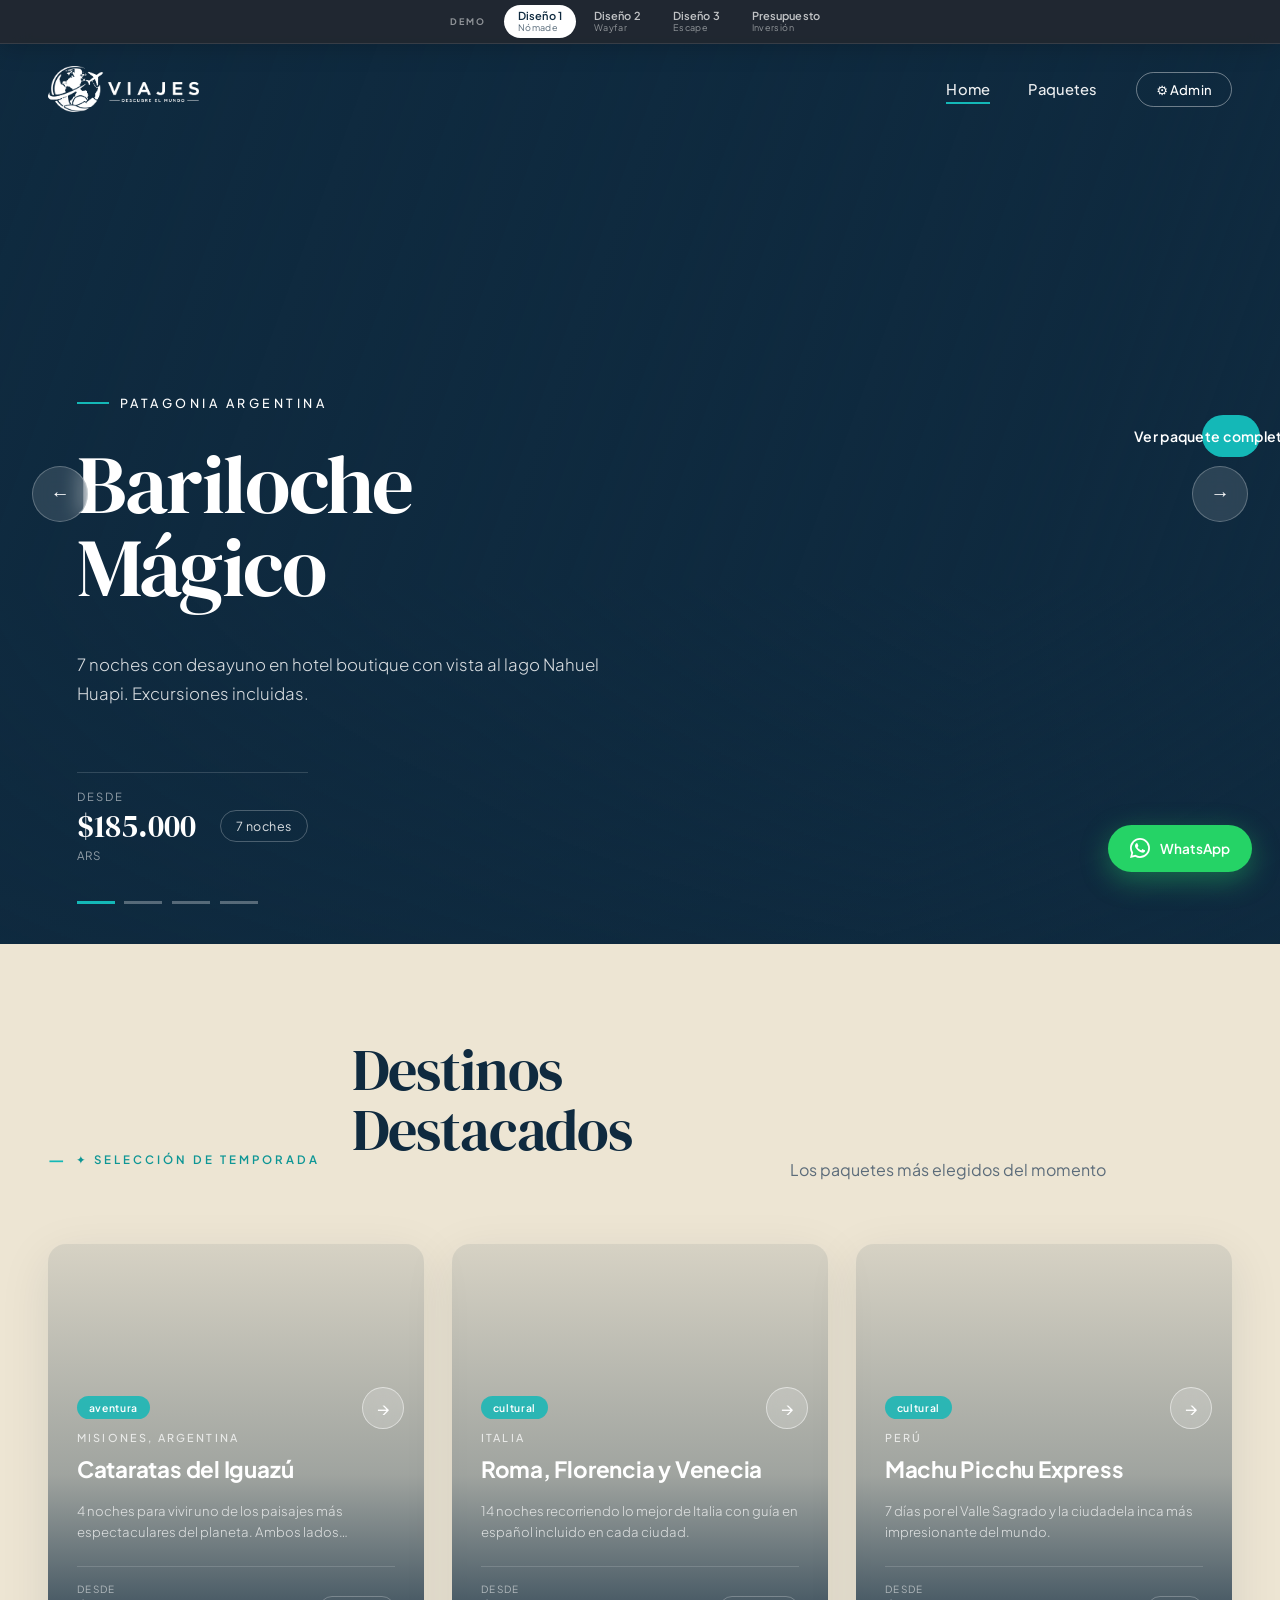
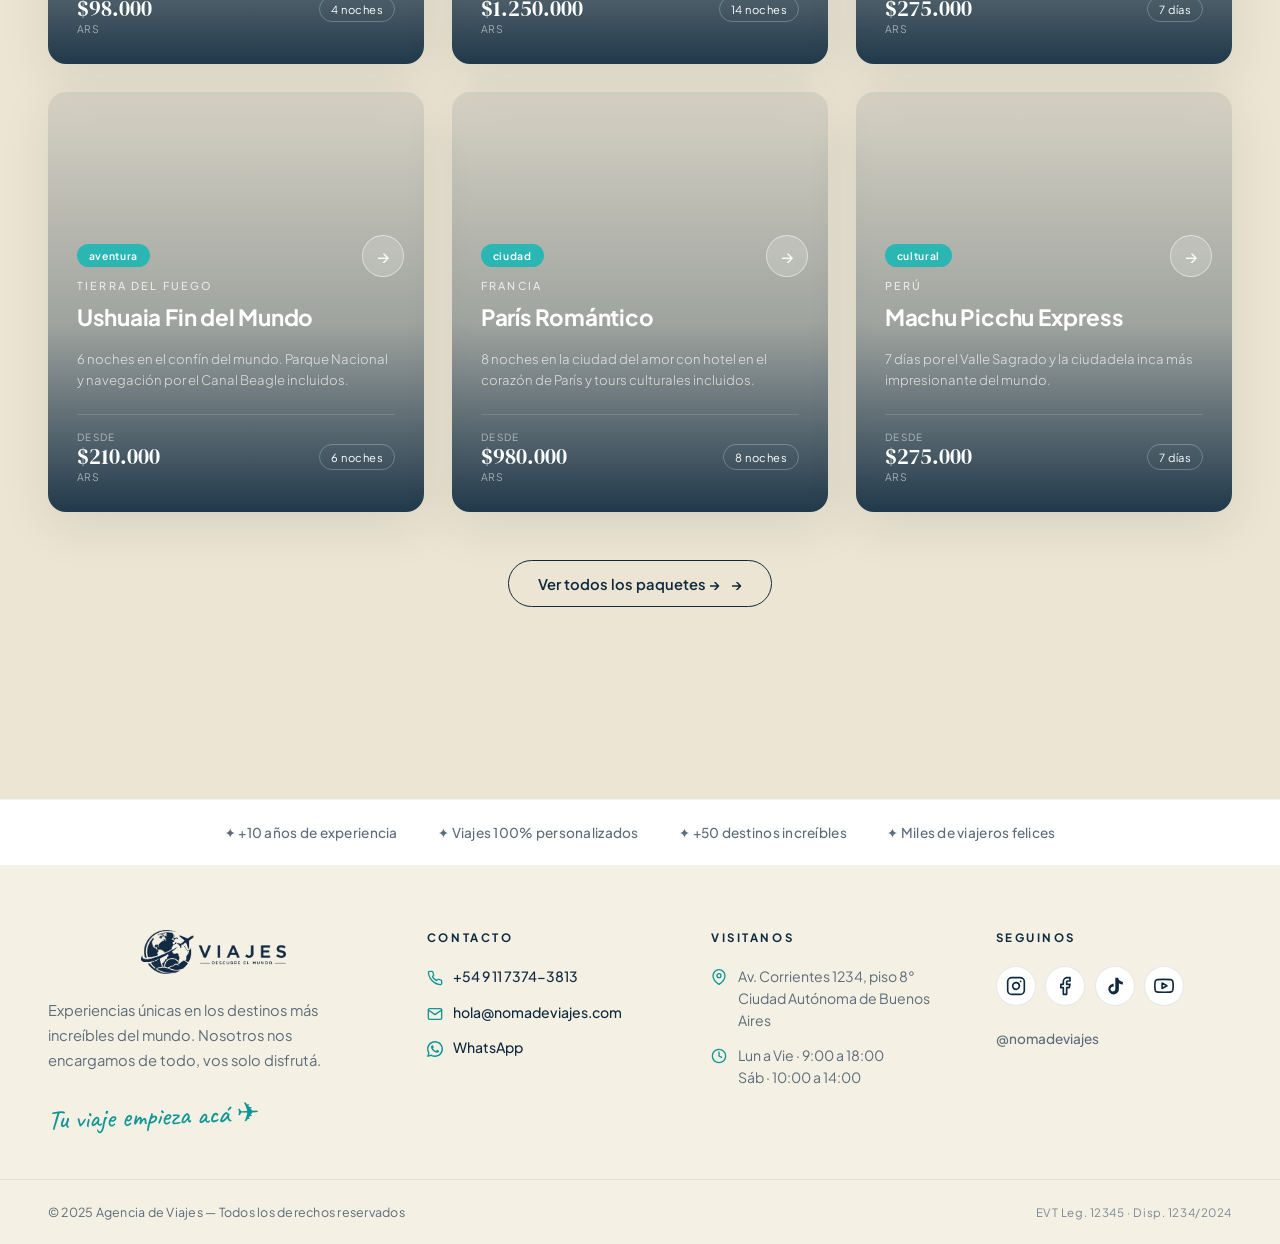
<file: index.html>
<!DOCTYPE html>
<html lang="es">
<head>
  <meta charset="UTF-8"/>
  <meta name="viewport" content="width=device-width, initial-scale=1.0"/>
  <title>Agencia de Viajes</title>
  <link rel="preconnect" href="https://fonts.googleapis.com">
  <link rel="preconnect" href="https://fonts.gstatic.com" crossorigin>
  <link id="theme-css" rel="stylesheet" href="css/style-1.css"/>
  <script src="js/theme-switcher.js"></script>
</head>
<body class="page-home">

<header class="header">
  <a href="index.html" class="logo"><img src="img/logo.png" alt="Agencia de Viajes"/></a>
  <nav class="nav">
    <a href="index.html" class="active">Home</a>
    <a href="paquetes.html">Paquetes</a>
    <a href="admin.html" class="admin-link">⚙ Admin</a>
  </nav>
</header>

<!-- SLIDER -->
<section class="slider-section">
  <div class="slider-track" id="slider-track"></div>
  <button class="slider-btn slider-prev" onclick="moverSlider(-1)">&#8592;</button>
  <button class="slider-btn slider-next" onclick="moverSlider(1)">&#8594;</button>
  <div class="slider-dots" id="slider-dots"></div>
</section>

<!-- HERO COLLAGE (solo visible en Diseño 3) -->
<section class="hero-collage">
  <div class="collage-bg" id="collage-bg"></div>
  <div class="collage-grid">
    <!-- Lado izquierdo: contenido -->
    <div class="collage-content">
      <span class="collage-eyebrow"><span class="cl-sparkle">✦</span> Viví lo extraordinario</span>
      <h1 class="collage-titulo">Tu próxima<br/>historia empieza<br/><em>acá<span class="cl-dot">.</span></em></h1>
      <p class="collage-sub">Creamos viajes únicos para personas que buscan algo más que vacaciones.</p>
      <a href="paquetes.html" class="collage-cta">
        <span class="cl-cta-label">Descubrí destinos</span>
        <span class="cl-cta-arrow">→</span>
      </a>
    </div>

    <!-- Lado derecho: collage -->
    <div class="collage-stage">
      <!-- Trails decorativos -->
      <svg class="cl-trails" viewBox="0 0 700 700" preserveAspectRatio="none" aria-hidden="true">
        <path d="M 130 280 Q 220 180 320 230 Q 410 280 480 230" stroke="#7C3AED" stroke-width="1.5" stroke-dasharray="3 6" fill="none" opacity="0.45"/>
        <path d="M 540 160 Q 580 240 540 320 Q 510 380 560 460" stroke="#7C3AED" stroke-width="1.5" stroke-dasharray="3 6" fill="none" opacity="0.4"/>
        <path d="M 200 540 Q 300 600 420 540 Q 510 490 580 540 Q 640 590 690 540" stroke="#7C3AED" stroke-width="1.5" stroke-dasharray="3 6" fill="none" opacity="0.4"/>
      </svg>
      <!-- Avión con estela -->
      <svg class="cl-plane" viewBox="0 0 200 120" aria-hidden="true">
        <path d="M 10 100 Q 50 60 90 80 Q 130 100 170 50" stroke="#7C3AED" stroke-width="1.5" stroke-dasharray="3 5" fill="none" opacity="0.5"/>
        <path d="M 170 50 l -12 -4 l 5 8 l -5 8 z" fill="#7C3AED" transform="rotate(-15 170 50)"/>
      </svg>

      <!-- Badge circular "VIAJÁ DIFERENTE" -->
      <div class="cl-badge">
        <svg viewBox="0 0 120 120" aria-hidden="true">
          <defs>
            <path id="cl-circle" d="M 60,60 m -45,0 a 45,45 0 1,1 90,0 a 45,45 0 1,1 -90,0" />
          </defs>
          <text font-family="'Plus Jakarta Sans', sans-serif" font-size="9" font-weight="600" letter-spacing="3" fill="#1a1a1a">
            <textPath href="#cl-circle">VIAJÁ DIFERENTE · VIAJÁ DIFERENTE · </textPath>
          </text>
        </svg>
        <span class="cl-badge-icon">✦</span>
      </div>

      <!-- 4 cards (las cargamos por JS) -->
      <div class="cl-cards" id="collage-cards"></div>
    </div>
  </div>

  <!-- Trust bar -->
  <div class="cl-trust">
    <div class="cl-trust-inner">
      <div class="cl-trust-item">
        <span class="cl-trust-ico">
          <svg viewBox="0 0 24 24" fill="none" stroke="currentColor" stroke-width="1.6" stroke-linecap="round" stroke-linejoin="round" width="24" height="24"><circle cx="12" cy="12" r="10"/><line x1="2" y1="12" x2="22" y2="12"/><path d="M12 2a15.3 15.3 0 0 1 4 10 15.3 15.3 0 0 1-4 10 15.3 15.3 0 0 1-4-10 15.3 15.3 0 0 1 4-10z"/></svg>
        </span>
        <div>
          <strong>Destinos increíbles</strong>
          <span>Seleccionados para vos.</span>
        </div>
      </div>
      <div class="cl-trust-item">
        <span class="cl-trust-ico">
          <svg viewBox="0 0 24 24" fill="none" stroke="currentColor" stroke-width="1.6" stroke-linecap="round" stroke-linejoin="round" width="24" height="24"><polygon points="12 2 15.09 8.26 22 9.27 17 14.14 18.18 21.02 12 17.77 5.82 21.02 7 14.14 2 9.27 8.91 8.26 12 2"/></svg>
        </span>
        <div>
          <strong>Experiencias auténticas</strong>
          <span>Viví lo que te transforma.</span>
        </div>
      </div>
      <div class="cl-trust-item">
        <span class="cl-trust-ico">
          <svg viewBox="0 0 24 24" fill="none" stroke="currentColor" stroke-width="1.6" stroke-linecap="round" stroke-linejoin="round" width="24" height="24"><path d="M3 18v-6a9 9 0 0 1 18 0v6"/><path d="M21 19a2 2 0 0 1-2 2h-1v-7h3zM3 19a2 2 0 0 0 2 2h1v-7H3z"/></svg>
        </span>
        <div>
          <strong>Asesoramiento experto</strong>
          <span>Te acompañamos siempre.</span>
        </div>
      </div>
      <div class="cl-trust-item">
        <span class="cl-trust-ico">
          <svg viewBox="0 0 24 24" fill="none" stroke="currentColor" stroke-width="1.6" stroke-linecap="round" stroke-linejoin="round" width="24" height="24"><path d="M12 22s8-4 8-10V5l-8-3-8 3v7c0 6 8 10 8 10z"/></svg>
        </span>
        <div>
          <strong>Viajá tranquilo</strong>
          <span>Nos ocupamos de todo.</span>
        </div>
      </div>
    </div>
  </div>
</section>

<!-- HERO ORBITAL (solo visible en Diseño 2) -->
<section class="hero-orbital">
  <div class="hero-orbital-bg" id="hero-orbital-bg"></div>
  <div class="hero-orbital-decor">
    <div class="orbital-orb orbital-orb-1"></div>
    <div class="orbital-orb orbital-orb-2"></div>
    <span class="orbital-sparkle s1">✦</span>
    <span class="orbital-sparkle s2">◆</span>
    <span class="orbital-sparkle s3">+</span>
    <span class="orbital-sparkle s4">✦</span>
    <span class="orbital-sparkle s5">+</span>
    <span class="orbital-sparkle s6">◆</span>
    <span class="orbital-sparkle s7">✦</span>
    <span class="orbital-sparkle s8">+</span>
    <span class="orbital-sparkle s9">◆</span>
    <span class="orbital-sparkle s10">✦</span>
  </div>
  <div class="hero-orbital-inner">
    <div class="hero-orbital-content">
      <span class="hero-orbital-eyebrow">✦ Viajá diferente</span>
      <h1 class="hero-orbital-titulo">Un viaje.<br/>Infinitas <em>historias</em><span class="orbital-dot">.</span></h1>
      <p class="hero-orbital-sub">Diseñamos experiencias únicas para almas curiosas. Vos elegís el destino, nosotros creamos la magia.</p>
      <a href="paquetes.html" class="orbital-cta">
        <span class="orbital-cta-icon">→</span>
        <span class="orbital-cta-text">Empezá a explorar</span>
      </a>
    </div>

    <div class="hero-orbital-stage" id="hero-orbital-stage">
      <svg class="orbital-trail-svg" viewBox="0 0 600 600" preserveAspectRatio="none">
        <defs>
          <radialGradient id="trail-grad" cx="50%" cy="50%" r="50%">
            <stop offset="0%" stop-color="rgba(167,139,250,0.7)"/>
            <stop offset="100%" stop-color="rgba(167,139,250,0)"/>
          </radialGradient>
        </defs>
        <circle cx="300" cy="300" r="2.5" fill="#A78BFA" opacity="0.9"/>
        <circle cx="300" cy="100" r="1.5" fill="#A78BFA" opacity="0.5"/>
        <circle cx="60" cy="280" r="1.5" fill="#E879F9" opacity="0.5"/>
        <circle cx="540" cy="220" r="1.5" fill="#A78BFA" opacity="0.5"/>
        <circle cx="220" cy="540" r="1.5" fill="#E879F9" opacity="0.5"/>
        <line x1="300" y1="170" x2="300" y2="240" stroke="rgba(167,139,250,0.3)" stroke-width="1" stroke-dasharray="2 4"/>
        <line x1="130" y1="280" x2="240" y2="290" stroke="rgba(167,139,250,0.3)" stroke-width="1" stroke-dasharray="2 4"/>
        <line x1="470" y1="240" x2="360" y2="280" stroke="rgba(167,139,250,0.3)" stroke-width="1" stroke-dasharray="2 4"/>
        <line x1="270" y1="470" x2="290" y2="360" stroke="rgba(167,139,250,0.3)" stroke-width="1" stroke-dasharray="2 4"/>
      </svg>
      <div class="orbital-ring orbital-ring-1"></div>
      <div class="orbital-ring orbital-ring-2"></div>
      <div class="orbital-center">
        <div class="orbital-center-text">
          <span>¿A dónde te lleva</span>
          <span>tu próxima</span>
          <em>aventura</em><span class="orbital-dot">?</span>
        </div>
      </div>
      <div class="orbital-cards" id="orbital-cards"></div>
    </div>
  </div>

  <div class="hero-orbital-pagination">
    <span class="orbital-page-num">01</span>
    <div class="orbital-page-dots">
      <span class="orbital-pdot active"></span>
      <span class="orbital-pdot"></span>
      <span class="orbital-pdot"></span>
      <span class="orbital-pdot"></span>
    </div>
  </div>
</section>

<!-- BANNERS FIJOS -->
<section class="seccion" id="destinos">
  <div class="seccion-header">
    <span class="seccion-tag">✦ selección de temporada</span>
    <h2 class="seccion-titulo">Destinos Destacados</h2>
    <p class="seccion-desc">Los paquetes más elegidos del momento</p>
  </div>
  <div class="banners-grid" id="banners-grid"></div>
  <div style="text-align:center; margin-top:3rem">
    <a href="paquetes.html" class="btn-outline">Ver todos los paquetes →</a>
  </div>
</section>

<footer class="footer">
  <div class="footer-trust">
    <span class="footer-trust-item">✦ +10 años de experiencia</span>
    <span class="footer-trust-item">✦ Viajes 100% personalizados</span>
    <span class="footer-trust-item">✦ +50 destinos increíbles</span>
    <span class="footer-trust-item">✦ Miles de viajeros felices</span>
  </div>

  <div class="footer-main">
    <div class="footer-col footer-brand">
      <img src="img/logo.png" alt="Agencia de Viajes" class="footer-brand-logo"/>
      <p class="footer-brand-desc">Experiencias únicas en los destinos más increíbles del mundo. Nosotros nos encargamos de todo, vos solo disfrutá.</p>
      <p class="footer-tagline">Tu viaje empieza acá ✈</p>
    </div>

    <div class="footer-col">
      <h4 class="footer-h">Contacto</h4>
      <ul class="footer-list">
        <li>
          <a href="tel:+5491173743813" class="footer-link">
            <svg viewBox="0 0 24 24" fill="none" stroke="currentColor" stroke-width="2" stroke-linecap="round" stroke-linejoin="round" width="16" height="16"><path d="M22 16.92v3a2 2 0 0 1-2.18 2 19.79 19.79 0 0 1-8.63-3.07 19.5 19.5 0 0 1-6-6 19.79 19.79 0 0 1-3.07-8.67A2 2 0 0 1 4.11 2h3a2 2 0 0 1 2 1.72 12.84 12.84 0 0 0 .7 2.81 2 2 0 0 1-.45 2.11L8.09 9.91a16 16 0 0 0 6 6l1.27-1.27a2 2 0 0 1 2.11-.45 12.84 12.84 0 0 0 2.81.7A2 2 0 0 1 22 16.92z"/></svg>
            +54 9 11 7374-3813
          </a>
        </li>
        <li>
          <a href="mailto:hola@nomadeviajes.com" class="footer-link">
            <svg viewBox="0 0 24 24" fill="none" stroke="currentColor" stroke-width="2" stroke-linecap="round" stroke-linejoin="round" width="16" height="16"><path d="M4 4h16c1.1 0 2 .9 2 2v12c0 1.1-.9 2-2 2H4c-1.1 0-2-.9-2-2V6c0-1.1.9-2 2-2z"/><polyline points="22,6 12,13 2,6"/></svg>
            hola@nomadeviajes.com
          </a>
        </li>
        <li>
          <a href="https://wa.me/5491173743813" target="_blank" class="footer-link">
            <svg viewBox="0 0 24 24" fill="currentColor" width="16" height="16"><path d="M17.472 14.382c-.297-.149-1.758-.867-2.03-.967-.273-.099-.471-.148-.67.15-.197.297-.767.966-.94 1.164-.173.199-.347.223-.644.075-.297-.15-1.255-.463-2.39-1.475-.883-.788-1.48-1.761-1.653-2.059-.173-.297-.018-.458.13-.606.134-.133.298-.347.446-.52.149-.174.198-.298.298-.497.099-.198.05-.371-.025-.52-.075-.149-.669-1.612-.916-2.207-.242-.579-.487-.5-.669-.51-.173-.008-.371-.01-.57-.01-.198 0-.52.074-.792.372-.272.297-1.04 1.016-1.04 2.479 0 1.462 1.065 2.875 1.213 3.074.149.198 2.096 3.2 5.077 4.487.709.306 1.262.489 1.694.625.712.227 1.36.195 1.871.118.571-.085 1.758-.719 2.006-1.413.248-.694.248-1.289.173-1.413-.074-.124-.272-.198-.57-.347z"/><path d="M12 0C5.373 0 0 5.373 0 12c0 2.127.558 4.126 1.533 5.859L.057 23.886l6.186-1.453A11.938 11.938 0 0012 24c6.627 0 12-5.373 12-12S18.627 0 12 0zm0 21.818a9.818 9.818 0 01-5.006-1.368l-.36-.213-3.67.862.878-3.582-.234-.369A9.818 9.818 0 1112 21.818z"/></svg>
            WhatsApp
          </a>
        </li>
      </ul>
    </div>

    <div class="footer-col">
      <h4 class="footer-h">Visitanos</h4>
      <ul class="footer-list">
        <li>
          <svg viewBox="0 0 24 24" fill="none" stroke="currentColor" stroke-width="2" stroke-linecap="round" stroke-linejoin="round" width="16" height="16"><path d="M21 10c0 7-9 13-9 13s-9-6-9-13a9 9 0 0 1 18 0z"/><circle cx="12" cy="10" r="3"/></svg>
          Av. Corrientes 1234, piso 8°<br/>Ciudad Autónoma de Buenos Aires
        </li>
        <li>
          <svg viewBox="0 0 24 24" fill="none" stroke="currentColor" stroke-width="2" stroke-linecap="round" stroke-linejoin="round" width="16" height="16"><circle cx="12" cy="12" r="10"/><polyline points="12 6 12 12 16 14"/></svg>
          Lun a Vie · 9:00 a 18:00<br/>Sáb · 10:00 a 14:00
        </li>
      </ul>
    </div>

    <div class="footer-col">
      <h4 class="footer-h">Seguinos</h4>
      <div class="footer-social">
        <a href="#" aria-label="Instagram" class="footer-social-link">
          <svg viewBox="0 0 24 24" fill="none" stroke="currentColor" stroke-width="2" stroke-linecap="round" stroke-linejoin="round" width="20" height="20"><rect x="2" y="2" width="20" height="20" rx="5" ry="5"/><path d="M16 11.37A4 4 0 1 1 12.63 8 4 4 0 0 1 16 11.37z"/><line x1="17.5" y1="6.5" x2="17.51" y2="6.5"/></svg>
        </a>
        <a href="#" aria-label="Facebook" class="footer-social-link">
          <svg viewBox="0 0 24 24" fill="none" stroke="currentColor" stroke-width="2" stroke-linecap="round" stroke-linejoin="round" width="20" height="20"><path d="M18 2h-3a5 5 0 0 0-5 5v3H7v4h3v8h4v-8h3l1-4h-4V7a1 1 0 0 1 1-1h3z"/></svg>
        </a>
        <a href="#" aria-label="TikTok" class="footer-social-link">
          <svg viewBox="0 0 24 24" fill="currentColor" width="20" height="20"><path d="M19.59 6.69a4.83 4.83 0 0 1-3.77-4.25V2h-3.45v13.67a2.89 2.89 0 0 1-5.2 1.74 2.89 2.89 0 0 1 2.31-4.64 2.93 2.93 0 0 1 .88.13V9.4a6.84 6.84 0 0 0-1-.05A6.33 6.33 0 0 0 5.8 20.1a6.34 6.34 0 0 0 10.86-4.43V8.74a8.16 8.16 0 0 0 4.77 1.52V6.81a4.85 4.85 0 0 1-1.84-.12z"/></svg>
        </a>
        <a href="#" aria-label="YouTube" class="footer-social-link">
          <svg viewBox="0 0 24 24" fill="none" stroke="currentColor" stroke-width="2" stroke-linecap="round" stroke-linejoin="round" width="20" height="20"><path d="M22.54 6.42a2.78 2.78 0 0 0-1.94-2C18.88 4 12 4 12 4s-6.88 0-8.6.46a2.78 2.78 0 0 0-1.94 2A29 29 0 0 0 1 11.75a29 29 0 0 0 .46 5.33A2.78 2.78 0 0 0 3.4 19c1.72.46 8.6.46 8.6.46s6.88 0 8.6-.46a2.78 2.78 0 0 0 1.94-2 29 29 0 0 0 .46-5.25 29 29 0 0 0-.46-5.33z"/><polygon points="9.75 15.02 15.5 11.75 9.75 8.48 9.75 15.02"/></svg>
        </a>
      </div>
      <p class="footer-social-tag">@nomadeviajes</p>
    </div>
  </div>

  <div class="footer-bottom">
    <p class="footer-copy">© 2025 Agencia de Viajes — Todos los derechos reservados</p>
    <p class="footer-legs">EVT Leg. 12345 · Disp. 1234/2024</p>
  </div>
</footer>

<a href="https://wa.me/5491173743813?text=Hola%20Agencia de Viajes%20Viajes!%20Quisiera%20recibir%20información%20sobre%20sus%20paquetes%20turísticos." class="whatsapp-float" target="_blank">
  <svg viewBox="0 0 24 24" fill="currentColor"><path d="M17.472 14.382c-.297-.149-1.758-.867-2.03-.967-.273-.099-.471-.148-.67.15-.197.297-.767.966-.94 1.164-.173.199-.347.223-.644.075-.297-.15-1.255-.463-2.39-1.475-.883-.788-1.48-1.761-1.653-2.059-.173-.297-.018-.458.13-.606.134-.133.298-.347.446-.52.149-.174.198-.298.298-.497.099-.198.05-.371-.025-.52-.075-.149-.669-1.612-.916-2.207-.242-.579-.487-.5-.669-.51-.173-.008-.371-.01-.57-.01-.198 0-.52.074-.792.372-.272.297-1.04 1.016-1.04 2.479 0 1.462 1.065 2.875 1.213 3.074.149.198 2.096 3.2 5.077 4.487.709.306 1.262.489 1.694.625.712.227 1.36.195 1.871.118.571-.085 1.758-.719 2.006-1.413.248-.694.248-1.289.173-1.413-.074-.124-.272-.198-.57-.347z"/><path d="M12 0C5.373 0 0 5.373 0 12c0 2.127.558 4.126 1.533 5.859L.057 23.886l6.186-1.453A11.938 11.938 0 0012 24c6.627 0 12-5.373 12-12S18.627 0 12 0zm0 21.818a9.818 9.818 0 01-5.006-1.368l-.36-.213-3.67.862.878-3.582-.234-.369A9.818 9.818 0 1112 21.818z"/></svg>
  WhatsApp
</a>

<script src="js/banners.js"></script>
<script>
  // Header scroll behavior
  window.addEventListener('scroll', () => {
    document.querySelector('.header').classList.toggle('scrolled', window.scrollY > 60);
  });

  let sliderActivo = 0;
  let sliderBanners = [];
  let sliderTimer = null;

  function bannerCardHTML(b) {
    const hasImg = b.imagen && (b.imagen.startsWith('data:') || b.imagen.startsWith('http'));
    return `
      <div class="banner-bg" style="${hasImg ? `background-image:url('${b.imagen}')` : `background:${b.color}`}"></div>
      ${!hasImg ? `<div class="banner-no-img">${b.emoji}</div>` : ''}
      <div class="banner-overlay"></div>
      <div class="banner-body">
        ${b.categoria ? `<span class="banner-categoria">${b.categoria}</span>` : ''}
        <span class="banner-destino">${b.destino}</span>
        <h3 class="banner-titulo">${b.titulo}</h3>
        <p class="banner-desc">${b.descripcion_corta}</p>
        <div class="banner-footer">
          <div class="banner-precio">
            <span class="banner-desde">desde</span>
            <span class="banner-monto">$${b.precio}</span>
            <span class="banner-moneda">${b.moneda}</span>
          </div>
          <span class="banner-duracion">${b.duracion}</span>
        </div>
        <span class="banner-cta">Ver paquete completo →</span>
      </div>
    `;
  }

  function renderSlider(banners) {
    sliderBanners = banners;
    const track = document.getElementById('slider-track');
    const dots = document.getElementById('slider-dots');
    track.innerHTML = '';
    dots.innerHTML = '';

    banners.forEach((b, i) => {
      const slide = document.createElement('a');
      slide.className = 'slider-slide';
      slide.href = `producto.html?id=${b.id}`;
      slide.innerHTML = bannerCardHTML(b);
      track.appendChild(slide);

      const dot = document.createElement('button');
      dot.className = 'slider-dot' + (i === 0 ? ' active' : '');
      dot.onclick = (e) => { e.preventDefault(); irASlide(i); reiniciarAutoplay(); };
      dots.appendChild(dot);
    });

    irASlide(0);
    iniciarAutoplay();
  }

  function irASlide(idx) {
    sliderActivo = (idx + sliderBanners.length) % sliderBanners.length;
    document.getElementById('slider-track').style.transform = `translateX(-${sliderActivo * 100}%)`;
    document.querySelectorAll('.slider-dot').forEach((d, i) => d.classList.toggle('active', i === sliderActivo));
  }

  function moverSlider(dir) {
    irASlide(sliderActivo + dir);
    reiniciarAutoplay();
  }

  function iniciarAutoplay() {
    clearInterval(sliderTimer);
    sliderTimer = setInterval(() => irASlide(sliderActivo + 1), 5000);
  }

  function reiniciarAutoplay() {
    clearInterval(sliderTimer);
    iniciarAutoplay();
  }

  async function renderHome() {
    const data = await cargarBanners();
    const home = resolverHome(data);

    renderSlider(home.slider);

    // Render orbital cards (Diseño 2): los 4 del slider
    renderOrbitalCards(home.slider);

    // Render collage cards (Diseño 3): los 4 del slider
    renderCollageCards(home.slider);

    // Mostrar hasta 6 paquetes (2 filas de 3): primero los destacados, después el resto
    const sliderIds = new Set(data.home.slider);
    const featuredIds = new Set(data.home.banners.filter(Boolean));
    const featured = home.banners;
    const rest = data.paquetes.filter(p => !sliderIds.has(p.id) && !featuredIds.has(p.id));
    const allCards = [...featured, ...rest].slice(0, 6);

    const grid = document.getElementById('banners-grid');
    grid.innerHTML = '';
    allCards.forEach(b => {
      const card = document.createElement('a');
      card.className = 'banner-card';
      card.href = `producto.html?id=${b.id}`;
      card.innerHTML = bannerCardHTML(b);
      grid.appendChild(card);
    });
  }

  function renderOrbitalCards(banners) {
    const container = document.getElementById('orbital-cards');
    if (!container) return;
    container.innerHTML = '';
    const items = banners.slice(0, 4);
    items.forEach((b, i) => {
      const a = document.createElement('a');
      a.className = `orbital-card pos-${i+1}`;
      a.href = `producto.html?id=${b.id}`;
      a.dataset.idx = i;
      const hasImg = b.imagen && (b.imagen.startsWith('data:') || b.imagen.startsWith('http'));
      a.dataset.img = hasImg ? b.imagen : '';
      a.innerHTML = `
        <div class="orbital-card-bg" style="${hasImg ? `background-image:url('${b.imagen}')` : `background:${b.color}`}"></div>
        <div class="orbital-card-overlay"></div>
        <div class="orbital-card-body">
          <span class="orbital-card-titulo">${b.destino.split(',')[0]}</span>
          <span class="orbital-card-sub">${b.titulo}</span>
        </div>
        <span class="orbital-card-arrow">→</span>
      `;
      a.addEventListener('mouseenter', () => setActiveOrbital(i, true));
      container.appendChild(a);
    });
    iniciarCicloOrbital(items.length);
  }

  let orbitalIdx = 0;
  let orbitalTimer = null;
  let orbitalPaused = false;

  function setActiveOrbital(idx, fromHover) {
    orbitalIdx = idx;
    const cards = document.querySelectorAll('.orbital-card');
    cards.forEach((c, i) => c.classList.toggle('active', i === idx));
    const bg = document.getElementById('hero-orbital-bg');
    if (bg) {
      const img = cards[idx]?.dataset.img;
      if (img) bg.style.backgroundImage = `url('${img}')`;
    }
    // Sync paginación
    const pdots = document.querySelectorAll('.orbital-pdot');
    pdots.forEach((d, i) => d.classList.toggle('active', i === idx));
    const pnum = document.querySelector('.orbital-page-num');
    if (pnum) pnum.textContent = String(idx + 1).padStart(2, '0');
    if (fromHover) reiniciarCicloOrbital();
  }

  function iniciarCicloOrbital(total) {
    if (!total) return;
    clearInterval(orbitalTimer);
    setActiveOrbital(0);
    orbitalTimer = setInterval(() => {
      if (orbitalPaused) return;
      const next = (orbitalIdx + 1) % total;
      setActiveOrbital(next);
    }, 3000);
  }

  function reiniciarCicloOrbital() {
    const total = document.querySelectorAll('.orbital-card').length;
    iniciarCicloOrbital(total);
  }

  // Pausar al hover sobre el stage entero
  document.addEventListener('mouseenter', e => {
    if (e.target?.closest && e.target.closest('.hero-orbital-stage')) orbitalPaused = true;
  }, true);
  document.addEventListener('mouseleave', e => {
    if (e.target?.closest && e.target.closest('.hero-orbital-stage')) orbitalPaused = false;
  }, true);

  // ===== DISEÑO 3 — COLLAGE CARDS =====
  function renderCollageCards(banners) {
    const container = document.getElementById('collage-cards');
    if (!container) return;
    container.innerHTML = '';
    const icons = ['♡', '⛰', '◆', '⌂'];
    const items = banners.slice(0, 4);
    items.forEach((b, i) => {
      const a = document.createElement('a');
      a.className = `cl-card cl-card-${i+1}`;
      a.href = `producto.html?id=${b.id}`;
      a.dataset.idx = i;
      const hasImg = b.imagen && (b.imagen.startsWith('data:') || b.imagen.startsWith('http'));
      a.dataset.img = hasImg ? b.imagen : '';
      a.innerHTML = `
        <div class="cl-card-bg" style="${hasImg ? `background-image:url('${b.imagen}')` : `background:${b.color}`}"></div>
        <div class="cl-card-overlay"></div>
        <div class="cl-card-body">
          <span class="cl-card-titulo">${b.destino.split(',')[0]}</span>
          <span class="cl-card-sub">${b.titulo}</span>
        </div>
        <span class="cl-card-icon">${icons[i] || '✦'}</span>
      `;
      a.addEventListener('mouseenter', () => setActiveCollage(i, true));
      container.appendChild(a);
    });
    iniciarCicloCollage(items.length);
  }

  let collageIdx = 0;
  let collageTimer = null;
  let collagePaused = false;

  function setActiveCollage(idx, fromHover) {
    collageIdx = idx;
    const cards = document.querySelectorAll('.cl-card');
    cards.forEach((c, i) => c.classList.toggle('active', i === idx));
    const bg = document.getElementById('collage-bg');
    if (bg) {
      const img = cards[idx]?.dataset.img;
      if (img) {
        bg.style.backgroundImage = `url('${img}')`;
        bg.classList.add('loaded');
      }
    }
    if (fromHover) reiniciarCicloCollage();
  }

  function iniciarCicloCollage(total) {
    if (!total) return;
    clearInterval(collageTimer);
    setActiveCollage(0);
    collageTimer = setInterval(() => {
      if (collagePaused) return;
      const next = (collageIdx + 1) % total;
      setActiveCollage(next);
    }, 3200);
  }

  function reiniciarCicloCollage() {
    const total = document.querySelectorAll('.cl-card').length;
    iniciarCicloCollage(total);
  }

  document.addEventListener('mouseenter', e => {
    if (e.target?.closest && e.target.closest('.collage-stage')) collagePaused = true;
  }, true);
  document.addEventListener('mouseleave', e => {
    if (e.target?.closest && e.target.closest('.collage-stage')) collagePaused = false;
  }, true);

  renderHome();
</script>
</body>
</html>
</file>
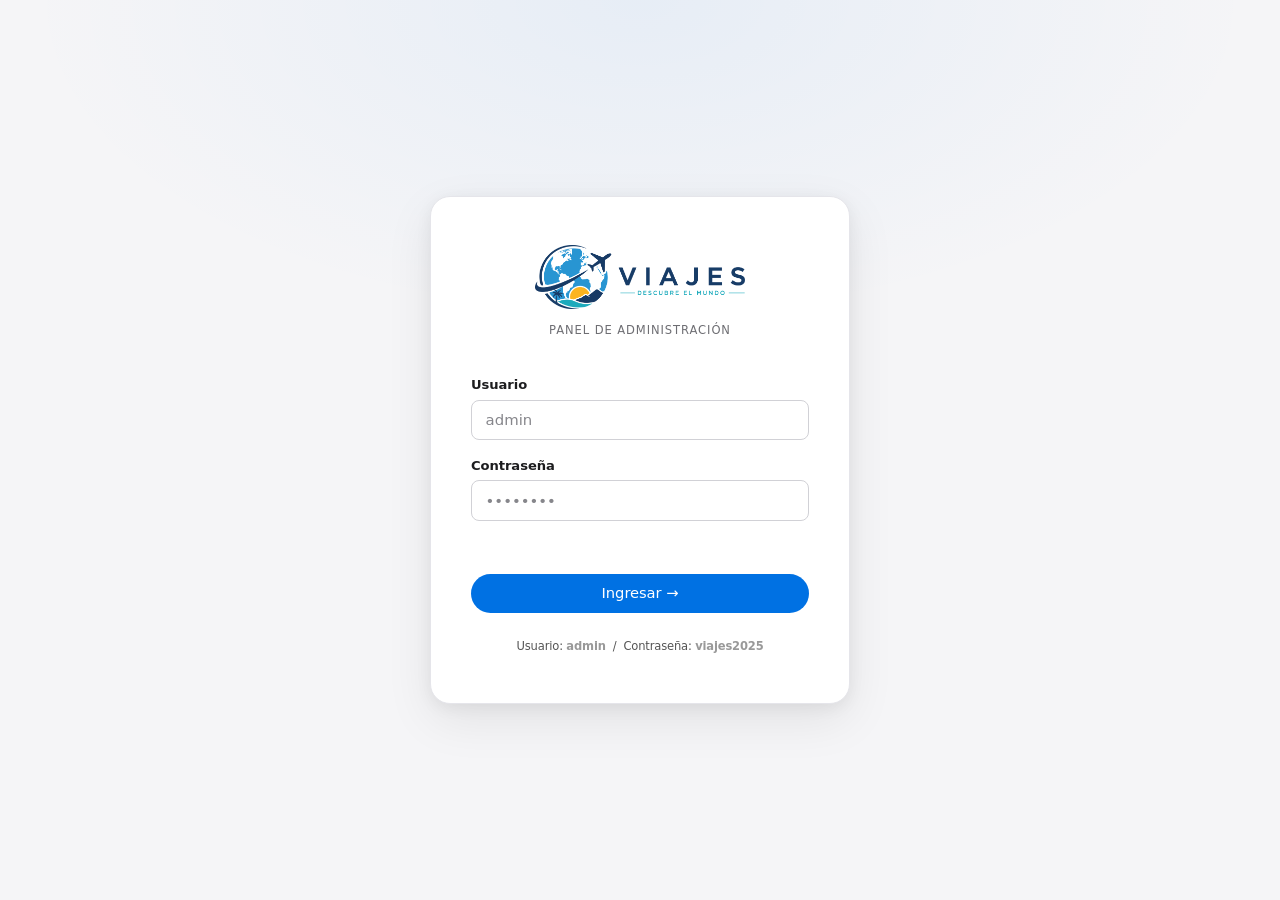
<file: admin.html>
<!DOCTYPE html>
<html lang="es">
<head>
  <meta charset="UTF-8"/>
  <meta name="viewport" content="width=device-width, initial-scale=1.0"/>
  <title>Admin — Agencia de Viajes</title>
  <link rel="preconnect" href="https://fonts.googleapis.com">
  <link rel="preconnect" href="https://fonts.gstatic.com" crossorigin>
  <link href="https://fonts.googleapis.com/css2?family=Playfair+Display:ital,wght@0,400;0,700;1,400&family=DM+Sans:wght@300;400;500&display=swap" rel="stylesheet">
  <link rel="stylesheet" href="css/admin.css"/>
</head>
<body>

<!-- LOGIN -->
<div id="login-screen">
  <div class="login-box">
    <div class="login-logo"><img src="img/logo.png" alt="Agencia de Viajes" style="height:64px;width:auto;display:block;margin:0 auto 0.5rem"/></div>
    <span class="login-badge">Panel de Administración</span>
    <div class="form-group">
      <label>Usuario</label>
      <input type="text" id="input-user" placeholder="admin" autocomplete="username"/>
    </div>
    <div class="form-group">
      <label>Contraseña</label>
      <input type="password" id="input-pass" placeholder="••••••••" autocomplete="current-password"/>
    </div>
    <p class="login-error" id="login-error"></p>
    <button class="btn btn-gold btn-full" style="margin-top:1rem" onclick="intentarLogin()">Ingresar →</button>
    <p style="font-size:0.72rem;color:#555;margin-top:1.5rem;line-height:1.6">
      Usuario: <strong style="color:#999">admin</strong> &nbsp;/&nbsp; Contraseña: <strong style="color:#999">viajes2025</strong>
    </p>
  </div>
</div>

<!-- ADMIN -->
<div id="admin-screen">

  <div class="admin-topbar">
    <div style="display:flex;align-items:center;gap:0.75rem">
      <div class="topbar-logo"><img src="img/logo.png" alt="Agencia de Viajes" style="height:36px;margin-right:0.5rem"/> Agencia de Viajes</div>
      <span class="topbar-badge">Admin</span>
    </div>
    <div class="topbar-right">
      <span class="topbar-user" id="topbar-user"></span>
      <a href="index.html" class="btn btn-outline" style="padding:0.5rem 1.1rem;font-size:0.8rem">← Ver web</a>
      <button class="btn btn-outline" style="padding:0.5rem 1.1rem;font-size:0.8rem;color:#888" onclick="resetearDatos()">↺ Resetear</button>
      <button class="btn btn-danger" style="padding:0.5rem 1.1rem;font-size:0.8rem" onclick="cerrarSesion()">Salir</button>
    </div>
  </div>

  <!-- TABS -->
  <div class="seccion-tabs">
    <button class="tab-btn active" id="tab-home" onclick="cambiarSeccion('home')">🏠 Home</button>
    <button class="tab-btn" id="tab-paquetes" onclick="cambiarSeccion('paquetes')">📦 Paquetes</button>
    <button class="tab-btn" id="tab-items" onclick="cambiarSeccion('items')">🏷️ Ítems</button>
  </div>

  <div class="admin-body">

    <!-- COL IZQUIERDA -->
    <div>

      <!-- SELECTOR HOME (asignación de paquetes a posiciones) -->
      <div class="panel" id="panel-home-asignacion" style="display:none">
        <h2 class="panel-title">Home — Posiciones</h2>
        <p class="panel-sub">Elegí qué paquete aparece en cada lugar</p>
        <div id="home-asignaciones"></div>
      </div>

      <!-- PANEL ÍTEMS DE INCLUYE -->
      <div class="panel" id="panel-items" style="display:none">
        <h2 class="panel-title">Ítems de servicios</h2>
        <p class="panel-sub">Estos son los ítems disponibles para cada paquete. Se usan tanto en <strong style="color:#999">✓ Qué incluye</strong> como en <strong style="color:#999">✗ Qué NO incluye</strong> — al editar un paquete podés tildar cada ítem en cualquiera de las dos listas. Los que estén en uso aparecen como filtro en la web.</p>

        <div class="items-add-form">
          <input type="text" id="f-nuevo-item" placeholder="Ej: Wi-Fi gratis en el hotel" maxlength="60" onkeydown="if(event.key==='Enter'){event.preventDefault();agregarItemIncluye();}"/>
          <button class="btn btn-gold" onclick="agregarItemIncluye()">+ Agregar ítem</button>
        </div>

        <div id="items-lista" class="items-lista"></div>
        <p class="items-empty" id="items-empty" style="display:none">No hay ítems cargados. Agregá el primero arriba.</p>
      </div>

      <!-- SELECTOR PAQUETES -->
      <div class="panel" id="panel-selector">
        <h2 class="panel-title">Seleccionar Paquete</h2>
        <p class="panel-sub" id="selector-sub">Paquetes</p>
        <div class="banner-selector" id="banner-selector"></div>
        <div id="btn-nuevo-wrap" style="display:none;margin-top:1rem">
          <button class="btn btn-outline" style="width:100%;justify-content:center" onclick="agregarBanner()">+ Nuevo paquete</button>
        </div>
      </div>
      <!-- FORMULARIO -->
      <div class="panel">
        <h2 class="panel-title">Editar Banner</h2>
        <p class="panel-sub">Los cambios se ven en la preview al instante</p>

        <!-- IMAGEN PRINCIPAL -->
        <div class="form-group">
          <label>Imagen principal (banner)</label>
          <div class="img-upload-area" id="upload-area">
            <input type="file" id="input-imagen" accept="image/*" onchange="cargarImagenPrincipal(event)"/>
            <img class="img-preview" id="img-preview" alt="Preview"/>
            <div class="img-placeholder">
              <div class="img-icon">🖼️</div>
              <p><strong>Hacé clic para seleccionar</strong><br/>JPG, PNG, WEBP — recomendado 1200×800px</p>
            </div>
          </div>
          <p class="img-change-hint" id="img-change-hint" style="display:none">Hacé clic en la imagen para cambiarla</p>
        </div>

        <hr class="panel-divider"/>

        <!-- DATOS BÁSICOS -->
        <div class="form-group">
          <label>Título del paquete</label>
          <input type="text" id="f-titulo" placeholder="Ej: Bariloche Mágico" oninput="actualizarPreview()"/>
        </div>
        <div class="form-group">
          <label>Destino / Región</label>
          <input type="text" id="f-destino" placeholder="Ej: Patagonia Argentina" oninput="actualizarPreview()"/>
        </div>
        <div class="form-group">
          <label>Descripción corta <span style="color:#666;font-size:0.7rem;font-weight:300">(se muestra en el banner)</span></label>
          <textarea id="f-desc-corta" placeholder="Descripción breve para el banner..." rows="3" oninput="actualizarPreview()"></textarea>
        </div>
        <div class="form-group">
          <label>Descripción larga <span style="color:#666;font-size:0.7rem;font-weight:300">(se muestra en la página de detalle)</span></label>
          <textarea id="f-desc-larga" placeholder="Descripción completa del paquete, itinerario, qué incluye..." rows="7"></textarea>
        </div>

        <div style="display:grid;grid-template-columns:1fr 1fr;gap:1rem">
          <div class="form-group">
            <label>Precio</label>
            <input type="text" id="f-precio" placeholder="185.000" oninput="actualizarPreview()"/>
          </div>
          <div class="form-group">
            <label>Moneda</label>
            <select id="f-moneda" onchange="actualizarPreview()">
              <option value="ARS">ARS — Pesos</option>
              <option value="USD">USD — Dólares</option>
              <option value="EUR">EUR — Euros</option>
            </select>
          </div>
        </div>

        <div style="display:grid;grid-template-columns:1fr 1fr;gap:1rem">
          <div class="form-group">
            <label>Duración</label>
            <input type="text" id="f-duracion" placeholder="Ej: 7 noches" oninput="actualizarPreview()"/>
          </div>
          <div class="form-group">
            <label>Categoría</label>
            <select id="f-categoria">
              <option value="">— Sin categoría —</option>
              <option value="playa">🏖️ Playa</option>
              <option value="montana">🏔️ Montaña</option>
              <option value="ciudad">🏙️ Ciudad</option>
              <option value="aventura">🧗 Aventura</option>
              <option value="cultural">🏛️ Cultural</option>
              <option value="crucero">🚢 Crucero</option>
              <option value="familiar">👨‍👩‍👧 Familiar</option>
            </select>
          </div>
        </div>

        <div style="display:grid;grid-template-columns:1fr 1fr;gap:1rem">
          <div class="form-group">
            <label>Fecha de salida</label>
            <input type="text" id="f-fecha-salida" placeholder="Ej: 15 de enero 2026"/>
          </div>
          <div class="form-group">
            <label>Cupos disponibles</label>
            <input type="number" id="f-cupos" placeholder="Ej: 20" min="0"/>
          </div>
        </div>

        <hr class="panel-divider"/>

        <!-- INCLUYE -->
        <div class="form-group">
          <label>✅ Qué incluye</label>
          <div class="checklist-grid" id="checklist-incluye"></div>
        </div>

        <!-- NO INCLUYE -->
        <div class="form-group">
          <label>❌ Qué NO incluye</label>
          <div class="checklist-grid" id="checklist-no-incluye"></div>
        </div>

        <hr class="panel-divider"/>

        <!-- ITINERARIO -->
        <div class="form-group">
          <label>Itinerario día a día <span style="color:#666;font-size:0.7rem;font-weight:300">(opcional)</span></label>
          <div id="itinerario-lista"></div>
          <button type="button" class="btn btn-outline" style="margin-top:0.6rem;padding:0.5rem 1rem;font-size:0.8rem" onclick="agregarDiaItinerario()">+ Agregar día</button>
        </div>

        <hr class="panel-divider"/>

        <!-- GALERÍA -->
        <div class="form-group">
          <label>Galería de fotos <span style="color:#666;font-size:0.7rem;font-weight:300">(se muestran en el detalle)</span></label>
          <div class="galeria-upload-area">
            <input type="file" id="input-galeria" accept="image/*" multiple onchange="cargarGaleria(event)"/>
            <p><strong>+ Agregar fotos</strong> — podés seleccionar varias a la vez</p>
          </div>
          <div class="galeria-admin-grid" id="galeria-admin-grid"></div>
          <p class="galeria-count" id="galeria-count"></p>
        </div>

        <hr class="panel-divider"/>

        <div style="display:flex;gap:0.75rem;flex-wrap:wrap">
          <button class="btn btn-gold" onclick="guardarBanner()">✓ Guardar cambios</button>
          <button class="btn btn-outline" onclick="descartarCambios()">Descartar</button>
          <button class="btn btn-danger" id="btn-eliminar" style="display:none;margin-left:auto" onclick="eliminarBanner()">🗑 Eliminar</button>
        </div>
      </div>

    </div><!-- /col izq -->

    <!-- COL DERECHA: preview -->
    <div class="preview-wrap">
      <div class="panel" style="margin-bottom:1rem">
        <h2 class="panel-title">Preview del banner</h2>
        <p class="panel-sub">Vista previa en tiempo real</p>
      </div>

      <div class="banner-preview-card" id="preview-card">
        <div class="preview-bg" id="preview-bg"></div>
        <div class="preview-no-img" id="preview-emoji">🌍</div>
        <div class="preview-overlay"></div>
        <div class="preview-body">
          <span class="preview-destino" id="p-destino">Destino</span>
          <h3 class="preview-titulo" id="p-titulo">Título</h3>
          <p class="preview-desc" id="p-desc">Descripción corta del paquete.</p>
          <div class="preview-footer">
            <div class="preview-precio">
              <span class="preview-desde">desde</span>
              <span class="preview-monto" id="p-precio">$0</span>
              <span class="preview-moneda" id="p-moneda">ARS</span>
            </div>
            <span class="preview-duracion" id="p-duracion">— noches</span>
          </div>
        </div>
      </div>

      <div class="panel" style="margin-top:1rem">
        <p style="font-size:0.78rem;color:#666;line-height:1.7">
          💡 <strong style="color:#999">Tip:</strong> Hacé clic en <em style="color:#c9a84c">Guardar</em> y los cambios se reflejan en la home y en la página de detalle automáticamente.<br/><br/>
          La <strong style="color:#999">descripción larga</strong> y la <strong style="color:#999">galería</strong> solo se ven al entrar al producto.
        </p>
      </div>
    </div>

  </div><!-- /admin-body -->
</div><!-- /admin-screen -->

<div class="toast" id="toast"></div>

<script src="js/banners.js"></script>
<script>

// =============================================
// CREDENCIALES
// =============================================
const CREDENCIALES = { admin: 'viajes2025' };

let datos = { home: [], paquetes: [] };
let seccionActiva = 'home';
let bannerActivo = 0;
let imagenTemporal = null;
let galeriaTemporal = []; // copia de la galería en edición

// =============================================
// LOGIN
// =============================================
function intentarLogin() {
  const user = document.getElementById('input-user').value.trim();
  const pass = document.getElementById('input-pass').value;
  const error = document.getElementById('login-error');
  if (CREDENCIALES[user] && CREDENCIALES[user] === pass) {
    localStorage.setItem('hv_admin', user);
    mostrarAdmin(user);
  } else {
    error.textContent = 'Usuario o contraseña incorrectos.';
    document.getElementById('input-pass').value = '';
  }
}
function cerrarSesion() {
  localStorage.removeItem('hv_admin');
  document.getElementById('login-screen').style.display = 'flex';
  document.getElementById('admin-screen').style.display = 'none';
}

function resetearDatos() {
  if (!confirm('¿Resetear todos los datos al estado inicial?\nSe perderán las fotos e información cargada.')) return;
  localStorage.removeItem('hv_banners_v4');
  mostrarToast('✓ Datos reseteados — recargando...');
  setTimeout(() => location.reload(), 1200);
}
['input-user','input-pass'].forEach(id => {
  document.getElementById(id).addEventListener('keydown', e => { if (e.key === 'Enter') intentarLogin(); });
});

// =============================================
// INICIO
// =============================================
async function mostrarAdmin(user) {
  document.getElementById('login-screen').style.display = 'none';
  document.getElementById('admin-screen').style.display = 'block';
  document.getElementById('topbar-user').textContent = '👤 ' + user;
  datos = await cargarBanners();
  cambiarSeccion('paquetes');
}

function limpiarFormulario() {
  ['f-titulo','f-destino','f-desc-corta','f-desc-larga','f-precio','f-duracion','f-fecha-salida','f-cupos'].forEach(id => {
    const el = document.getElementById(id);
    if (el) el.value = '';
  });
  const area = document.getElementById('upload-area');
  if (area) area.classList.remove('has-image');
  renderChecklist('checklist-incluye', []);
  renderChecklist('checklist-no-incluye', []);
  itinerarioTemp = [];
  renderItinerario();
  galeriaTemporal = [];
  renderGaleriaAdmin();
}

// =============================================
// TABS
// =============================================
function cambiarSeccion(sec) {
  seccionActiva = sec;
  document.getElementById('tab-home').classList.toggle('active', sec === 'home');
  document.getElementById('tab-paquetes').classList.toggle('active', sec === 'paquetes');
  document.getElementById('tab-items').classList.toggle('active', sec === 'items');

  // Home: mostrar asignaciones, ocultar selector de edición
  document.getElementById('panel-home-asignacion').style.display = sec === 'home' ? 'block' : 'none';
  document.getElementById('panel-items').style.display = sec === 'items' ? 'block' : 'none';
  document.getElementById('panel-selector').style.display = sec === 'paquetes' ? 'block' : 'none';
  document.getElementById('btn-nuevo-wrap').style.display = sec === 'paquetes' ? 'block' : 'none';
  document.getElementById('btn-eliminar').style.display = sec === 'paquetes' ? 'inline-flex' : 'none';

  // El formulario de edición y la preview solo en 'paquetes'
  const formPanel = document.querySelector('.admin-body > div > .panel:last-of-type');
  if (formPanel) formPanel.style.display = sec === 'paquetes' ? '' : 'none';
  document.querySelector('.preview-wrap').style.display = sec === 'paquetes' ? '' : 'none';

  if (sec === 'home') {
    renderHomeAsignaciones();
    limpiarFormulario();
  } else if (sec === 'items') {
    renderItemsLista();
    limpiarFormulario();
  } else {
    bannerActivo = 0;
    renderSelector();
    seleccionarBanner(0);
  }
}

// =============================================
// HOME — ASIGNACIÓN DE PAQUETES A POSICIONES
// =============================================
function renderHomeAsignaciones() {
  const cont = document.getElementById('home-asignaciones');
  cont.innerHTML = '';

  const posiciones = [
    { label: 'Slider 1', lista: 'slider', idx: 0 },
    { label: 'Slider 2', lista: 'slider', idx: 1 },
    { label: 'Slider 3', lista: 'slider', idx: 2 },
    { label: 'Slider 4', lista: 'slider', idx: 3 },
    { label: 'Banner 1', lista: 'banners', idx: 0 },
    { label: 'Banner 2', lista: 'banners', idx: 1 },
    { label: 'Banner 3', lista: 'banners', idx: 2 },
    { label: 'Banner 4', lista: 'banners', idx: 3 },
    { label: 'Banner 5', lista: 'banners', idx: 4 },
    { label: 'Banner 6', lista: 'banners', idx: 5 },
  ];

  posiciones.forEach(pos => {
    const currentId = datos.home[pos.lista][pos.idx] || '';
    const current = datos.paquetes.find(p => p.id === currentId);

    const div = document.createElement('div');
    div.className = 'home-asignacion-row';

    const options = datos.paquetes.map(p =>
      `<option value="${p.id}" ${p.id === currentId ? 'selected' : ''}>${p.titulo} — ${p.destino}</option>`
    ).join('');

    div.innerHTML = `
      <div class="home-asignacion-label">${pos.label}</div>
      <div class="home-asignacion-select">
        <select onchange="asignarPaquete('${pos.lista}', ${pos.idx}, this.value)">
          <option value="">— Sin asignar —</option>
          ${options}
        </select>
      </div>
      <div class="home-asignacion-preview">
        ${current ? `
          <div class="home-thumb" style="${current.imagen && current.imagen.startsWith('data:') ? `background-image:url('${current.imagen}')` : `background:${current.color}`}">
            ${!(current.imagen && current.imagen.startsWith('data:')) ? `<span>${current.emoji||'🌍'}</span>` : ''}
          </div>
        ` : '<div class="home-thumb empty">?</div>'}
      </div>
    `;
    cont.appendChild(div);
  });
}

function asignarPaquete(lista, idx, paqId) {
  datos.home[lista][idx] = paqId;
  try {
    guardarBanners(datos);
    renderHomeAsignaciones();
    mostrarToast('✓ Posición actualizada');
  } catch(e) {
    mostrarToast('❌ Error al guardar', true);
  }
}

// =============================================
// SELECTOR PAQUETES
// =============================================
function renderSelector() {
  const lista = datos.paquetes;
  const cont = document.getElementById('banner-selector');
  cont.innerHTML = '';

  lista.forEach((b, i) => {
    const div = document.createElement('div');
    div.className = 'banner-option' + (i === bannerActivo ? ' active' : '');
    const hasImg = b.imagen && (b.imagen.startsWith('data:') || b.imagen.startsWith('http'));

    div.innerHTML = `
      <div class="banner-thumb" onclick="seleccionarBanner(${i})" style="cursor:pointer">
        ${hasImg ? `<img src="${b.imagen}" alt=""/>` : `<span>${b.emoji || '🌍'}</span>`}
      </div>
      <div class="banner-option-info" onclick="seleccionarBanner(${i})" style="cursor:pointer">
        <div class="banner-option-titulo">${b.titulo}</div>
        <div class="banner-option-destino">${b.destino}</div>
      </div>
      <div class="orden-btns">
        <button onclick="moverBanner(${i},-1)" ${i === 0 ? 'disabled' : ''}>↑</button>
        <button onclick="moverBanner(${i},1)" ${i === lista.length-1 ? 'disabled' : ''}>↓</button>
      </div>
      <span class="banner-num">${i + 1}</span>
    `;
    cont.appendChild(div);
  });
}

function moverBanner(idx, dir) {
  const lista = datos.paquetes;
  const nuevo = idx + dir;
  if (nuevo < 0 || nuevo >= lista.length) return;
  [lista[idx], lista[nuevo]] = [lista[nuevo], lista[idx]];
  bannerActivo = nuevo;
  try { guardarBanners(datos); mostrarToast('✓ Orden actualizado'); }
  catch(e) { mostrarToast('❌ Error al guardar', true); }
  renderSelector();
}

function agregarBanner() {
  datos.paquetes.push({
    id: 'paq_' + Date.now(),
    titulo: 'Nuevo paquete',
    destino: 'Destino',
    precio: '0',
    moneda: 'ARS',
    descripcion_corta: '',
    descripcion_larga: '',
    duracion: '',
    categoria: '',
    fecha_salida: '',
    cupos: '',
    incluye: [],
    no_incluye: [],
    itinerario: [],
    imagen: '',
    galeria: [],
    color: '#1a3a4a',
    emoji: '🌍'
  });
  bannerActivo = datos.paquetes.length - 1;
  try { guardarBanners(datos); }
  catch(e) { mostrarToast('❌ Error al guardar', true); return; }
  renderSelector();
  seleccionarBanner(bannerActivo);
  mostrarToast('✓ Nuevo banner creado — completá los datos y guardá');
}

function eliminarBanner() {
  if (datos.paquetes.length <= 1) {
    mostrarToast('❌ Debe haber al menos un paquete', true); return;
  }
  if (!confirm('¿Eliminar este paquete? Se quitará también de la Home si está asignado.')) return;

  const idEliminado = datos.paquetes[bannerActivo].id;
  datos.paquetes.splice(bannerActivo, 1);

  // Limpiar referencias en home
  datos.home.slider = datos.home.slider.map(id => id === idEliminado ? '' : id);
  datos.home.banners = datos.home.banners.map(id => id === idEliminado ? '' : id);

  bannerActivo = Math.max(0, bannerActivo - 1);
  try { guardarBanners(datos); mostrarToast('✓ Paquete eliminado'); }
  catch(e) { mostrarToast('❌ Error al guardar', true); return; }
  renderSelector();
  seleccionarBanner(bannerActivo);
}

function seleccionarBanner(idx) {
  bannerActivo = idx;
  imagenTemporal = null;

  document.querySelectorAll('.banner-option').forEach((el, i) => el.classList.toggle('active', i === idx));

  const b = datos.paquetes[idx];
  document.getElementById('f-titulo').value = b.titulo;
  document.getElementById('f-destino').value = b.destino;
  document.getElementById('f-desc-corta').value = b.descripcion_corta || '';
  document.getElementById('f-desc-larga').value = b.descripcion_larga || '';
  document.getElementById('f-precio').value = b.precio;
  document.getElementById('f-moneda').value = b.moneda;
  document.getElementById('f-duracion').value = b.duracion;
  document.getElementById('f-categoria').value = b.categoria || '';
  document.getElementById('f-fecha-salida').value = b.fecha_salida || '';
  document.getElementById('f-cupos').value = b.cupos || '';

  // imagen principal
  const area = document.getElementById('upload-area');
  const prev = document.getElementById('img-preview');
  const hint = document.getElementById('img-change-hint');
  if (b.imagen && (b.imagen.startsWith('data:') || b.imagen.startsWith('http'))) {
    prev.src = b.imagen; area.classList.add('has-image'); hint.style.display = 'block';
  } else {
    prev.src = ''; area.classList.remove('has-image'); hint.style.display = 'none';
  }

  // checklists
  renderChecklist('checklist-incluye', b.incluye || []);
  renderChecklist('checklist-no-incluye', b.no_incluye || []);

  // itinerario
  itinerarioTemp = (b.itinerario || []).map(d => ({...d}));
  renderItinerario();

  // galería
  galeriaTemporal = [...(b.galeria || [])];
  renderGaleriaAdmin();
  actualizarPreview();
}

// =============================================
// COMPRESIÓN DE IMAGEN (resiza y baja calidad)
// maxW/maxH: tamaño máximo en px, quality: 0-1
// =============================================
function comprimirImagen(dataUrl, maxW, maxH, quality) {
  return new Promise((resolve) => {
    const img = new Image();
    img.onload = () => {
      let w = img.width, h = img.height;
      if (w > maxW) { h = Math.round(h * maxW / w); w = maxW; }
      if (h > maxH) { w = Math.round(w * maxH / h); h = maxH; }
      const canvas = document.createElement('canvas');
      canvas.width = w; canvas.height = h;
      canvas.getContext('2d').drawImage(img, 0, 0, w, h);
      resolve(canvas.toDataURL('image/jpeg', quality));
    };
    img.src = dataUrl;
  });
}

// =============================================
// IMAGEN PRINCIPAL
// =============================================
function cargarImagenPrincipal(event) {
  const file = event.target.files[0];
  if (!file) return;

  if (!file.type.startsWith('image/')) {
    mostrarToast('❌ El archivo no es una imagen válida', true);
    event.target.value = ''; return;
  }
  if (file.size > 15 * 1024 * 1024) {
    mostrarToast(`❌ La imagen pesa ${(file.size/1024/1024).toFixed(1)}MB — máximo 15MB`, true);
    event.target.value = ''; return;
  }

  mostrarToast('⏳ Procesando imagen...');

  const reader = new FileReader();
  reader.onload = async e => {
    try {
      // Comprimir a máx 1200x800, calidad 80%
      const comprimida = await comprimirImagen(e.target.result, 1200, 800, 0.80);
      imagenTemporal = comprimida;
      const prev = document.getElementById('img-preview');
      const area = document.getElementById('upload-area');
      prev.src = imagenTemporal;
      area.classList.add('has-image');
      document.getElementById('img-change-hint').style.display = 'block';
      actualizarPreview();
      mostrarToast('✓ Imagen lista — recordá guardar los cambios');
    } catch {
      mostrarToast('❌ No se pudo procesar la imagen. Intentá con otra.', true);
    }
  };
  reader.onerror = () => {
    mostrarToast('❌ Error al leer el archivo.', true);
    event.target.value = '';
  };
  reader.readAsDataURL(file);
}

// =============================================
// GALERÍA
// =============================================
function cargarGaleria(event) {
  const files = Array.from(event.target.files);
  const max = 8;
  const disponible = max - galeriaTemporal.length;

  if (disponible <= 0) { mostrarToast('Máximo 8 fotos en la galería', true); return; }

  // Filtrar solo imágenes
  const soloImagenes = files.filter(f => f.type.startsWith('image/'));
  if (soloImagenes.length < files.length) {
    mostrarToast(`⚠️ ${files.length - soloImagenes.length} archivo(s) ignorado(s) — no son imágenes`, true);
  }

  // Filtrar las que pesan demasiado
  const validas = soloImagenes.filter(f => {
    if (f.size > 10 * 1024 * 1024) {
      mostrarToast(`❌ "${f.name}" pesa más de 10MB y fue omitida`, true);
      return false;
    }
    return true;
  });

  if (validas.length === 0) return;

  const aCargar = validas.slice(0, disponible);
  if (validas.length > disponible) mostrarToast(`Solo se agregarán ${disponible} fotos (máximo 8)`, true);

  let cargadas = 0;
  let errores = 0;

  aCargar.forEach(file => {
    const reader = new FileReader();
    reader.onload = async e => {
      try {
        // Comprimir fotos de galería a máx 1000x700, calidad 75%
        const comprimida = await comprimirImagen(e.target.result, 1000, 700, 0.75);
        galeriaTemporal.push(comprimida);
        cargadas++;
      } catch {
        errores++;
      }
      if (cargadas + errores === aCargar.length) {
        renderGaleriaAdmin();
        if (errores > 0) mostrarToast(`⚠️ ${errores} foto(s) no se pudieron cargar`, true);
        else mostrarToast(`✓ ${cargadas} foto(s) agregada(s) a la galería`);
      }
    };
    reader.onerror = () => {
      errores++;
      if (cargadas + errores === aCargar.length) {
        renderGaleriaAdmin();
        mostrarToast(`❌ Error al leer "${file.name}"`, true);
      }
    };
    reader.readAsDataURL(file);
  });

  event.target.value = '';
}

function eliminarFotoGaleria(idx) {
  galeriaTemporal.splice(idx, 1);
  renderGaleriaAdmin();
}

function renderGaleriaAdmin() {
  const grid = document.getElementById('galeria-admin-grid');
  const count = document.getElementById('galeria-count');
  grid.innerHTML = '';

  galeriaTemporal.forEach((src, i) => {
    const item = document.createElement('div');
    item.className = 'galeria-admin-item';
    item.innerHTML = `
      <img src="${src}" alt="Foto ${i+1}"/>
      <button onclick="eliminarFotoGaleria(${i})" title="Eliminar">✕</button>
    `;
    grid.appendChild(item);
  });

  count.textContent = galeriaTemporal.length > 0
    ? `${galeriaTemporal.length} foto${galeriaTemporal.length > 1 ? 's' : ''} en la galería`
    : '';
}

// =============================================
// PREVIEW
// =============================================
function actualizarPreview() {
  const b = datos.paquetes[bannerActivo];
  document.getElementById('p-titulo').textContent = document.getElementById('f-titulo').value || 'Título';
  document.getElementById('p-destino').textContent = document.getElementById('f-destino').value || 'Destino';
  document.getElementById('p-desc').textContent = document.getElementById('f-desc-corta').value || 'Descripción corta.';
  document.getElementById('p-precio').textContent = '$' + (document.getElementById('f-precio').value || '0');
  document.getElementById('p-moneda').textContent = document.getElementById('f-moneda').value;
  document.getElementById('p-duracion').textContent = document.getElementById('f-duracion').value || '— noches';

  const bg = document.getElementById('preview-bg');
  const emoji = document.getElementById('preview-emoji');
  const imgSrc = imagenTemporal || (b.imagen && (b.imagen.startsWith('data:') || b.imagen.startsWith('http')) ? b.imagen : null);

  if (imgSrc) {
    bg.style.cssText = `position:absolute;inset:0;background-image:url('${imgSrc}');background-size:cover;background-position:center;`;
    emoji.style.display = 'none';
  } else {
    bg.style.cssText = `position:absolute;inset:0;background:${b.color || '#1a2a3a'};`;
    emoji.style.display = 'flex';
    emoji.textContent = b.emoji || '🌍';
  }
}

// =============================================
// GUARDAR
// =============================================
// =============================================
// CHECKLIST
// =============================================
const GRUPOS_CHECKLIST = []; // OBSOLETO, mantenido por si algo lo referencia

// Lista plana = items_incluye del storage
function getItemsActuales() { return datos.items_incluye || []; }

function renderChecklist(containerId, seleccionados) {
  const cont = document.getElementById(containerId);
  cont.innerHTML = '';
  const items = getItemsActuales();
  if (items.length === 0) {
    cont.innerHTML = '<p style="font-size:0.78rem;color:#666;padding:0.5rem 0">No hay ítems configurados. Agregálos desde la pestaña <strong>Ítems</strong>.</p>';
    return;
  }
  items.forEach(item => {
    const checked = seleccionados.includes(item.id);
    const label = document.createElement('label');
    label.className = 'check-item' + (checked ? ' checked' : '');
    label.innerHTML = `<input type="checkbox" value="${item.id}" ${checked ? 'checked' : ''} onchange="toggleCheck(this)"/> ${item.label}`;
    cont.appendChild(label);
  });
}

function toggleCheck(input) {
  input.closest('label').classList.toggle('checked', input.checked);
}

function getChecked(containerId) {
  return Array.from(document.querySelectorAll(`#${containerId} input:checked`)).map(i => i.value);
}

// =============================================
// ÍTEMS DE INCLUYE — gestión (alta, edición, eliminación)
// =============================================
function slugify(str) {
  return (str || '')
    .toLowerCase()
    .normalize('NFD').replace(/[\u0300-\u036f]/g, '')
    .replace(/[^a-z0-9]+/g, '_')
    .replace(/^_+|_+$/g, '');
}

function contarUsosItem(itemId) {
  return (datos.paquetes || []).reduce((acc, p) => {
    const a = (p.incluye || []).includes(itemId) ? 1 : 0;
    const b = (p.no_incluye || []).includes(itemId) ? 1 : 0;
    return acc + a + b;
  }, 0);
}

function renderItemsLista() {
  const cont = document.getElementById('items-lista');
  const empty = document.getElementById('items-empty');
  cont.innerHTML = '';
  const items = datos.items_incluye || [];

  if (items.length === 0) {
    empty.style.display = 'block';
    return;
  }
  empty.style.display = 'none';

  items.forEach((item, i) => {
    const row = document.createElement('div');
    row.className = 'item-row';
    row.innerHTML = `
      <input type="text" class="item-input" value="${item.label.replace(/"/g, '&quot;')}" data-idx="${i}" onblur="renombrarItem(${i}, this.value)" onkeydown="if(event.key==='Enter'){this.blur();}"/>
      <button class="item-del" onclick="eliminarItemIncluye(${i})" title="Eliminar ítem">🗑</button>
    `;
    cont.appendChild(row);
  });
}

function agregarItemIncluye() {
  const input = document.getElementById('f-nuevo-item');
  const label = input.value.trim();
  if (!label) {
    mostrarToast('❌ Escribí un nombre para el ítem', true);
    return;
  }
  let id = slugify(label);
  if (!id) {
    mostrarToast('❌ El nombre no es válido', true);
    return;
  }
  const existentes = (datos.items_incluye || []).map(x => x.id);
  // Si el id ya existe, sumar sufijo numérico
  let base = id, n = 2;
  while (existentes.includes(id)) { id = base + '_' + n; n++; }

  datos.items_incluye = datos.items_incluye || [];
  datos.items_incluye.push({ id, label });
  try {
    guardarBanners(datos);
    input.value = '';
    renderItemsLista();
    mostrarToast('✓ Ítem agregado');
  } catch(e) { mostrarToast('❌ Error al guardar', true); }
}

function renombrarItem(idx, nuevoLabel) {
  const items = datos.items_incluye || [];
  const item = items[idx];
  if (!item) return;
  const label = nuevoLabel.trim();
  if (!label || label === item.label) {
    renderItemsLista();
    return;
  }
  item.label = label;
  try {
    guardarBanners(datos);
    mostrarToast('✓ Ítem actualizado');
    renderItemsLista();
  } catch(e) { mostrarToast('❌ Error al guardar', true); }
}

function eliminarItemIncluye(idx) {
  const items = datos.items_incluye || [];
  const item = items[idx];
  if (!item) return;
  const usos = contarUsosItem(item.id);
  const msg = usos > 0
    ? `¿Eliminar "${item.label}"?\nEstá usado en ${usos} paquete${usos !== 1 ? 's' : ''} — se va a destildar de todos ellos.`
    : `¿Eliminar "${item.label}"?`;
  if (!confirm(msg)) return;

  // Quitar de la lista maestra
  datos.items_incluye.splice(idx, 1);
  // Quitar de todos los paquetes
  (datos.paquetes || []).forEach(p => {
    if (Array.isArray(p.incluye)) p.incluye = p.incluye.filter(x => x !== item.id);
    if (Array.isArray(p.no_incluye)) p.no_incluye = p.no_incluye.filter(x => x !== item.id);
  });
  try {
    guardarBanners(datos);
    renderItemsLista();
    mostrarToast('✓ Ítem eliminado');
  } catch(e) { mostrarToast('❌ Error al guardar', true); }
}

// =============================================
// ITINERARIO
// =============================================
var itinerarioTemp = [];

function renderItinerario() {
  const lista = document.getElementById('itinerario-lista');
  lista.innerHTML = '';
  itinerarioTemp.forEach((dia, i) => {
    const div = document.createElement('div');
    div.className = 'itinerario-dia';
    div.innerHTML = `
      <div class="itinerario-dia-header">
        <span class="itinerario-num">Día ${i + 1}</span>
        <input type="text" placeholder="Título del día (ej: Llegada a Roma)" value="${dia.titulo || ''}"
          oninput="itinerarioTemp[${i}].titulo = this.value" class="itinerario-titulo-input"/>
        <button onclick="eliminarDia(${i})" class="itinerario-del">✕</button>
      </div>
      <textarea placeholder="Descripción de actividades del día..." rows="2"
        oninput="itinerarioTemp[${i}].descripcion = this.value"
        class="itinerario-desc-input">${dia.descripcion || ''}</textarea>
    `;
    lista.appendChild(div);
  });
}

function agregarDiaItinerario() {
  itinerarioTemp.push({ titulo: '', descripcion: '' });
  renderItinerario();
  // scroll al último día
  const lista = document.getElementById('itinerario-lista');
  lista.lastElementChild && lista.lastElementChild.scrollIntoView({ behavior: 'smooth', block: 'nearest' });
}

function eliminarDia(idx) {
  itinerarioTemp.splice(idx, 1);
  renderItinerario();
}

// =============================================
// GUARDAR
// =============================================
function guardarBanner() {
  const b = datos.paquetes[bannerActivo];

  b.titulo = document.getElementById('f-titulo').value.trim() || b.titulo;
  b.destino = document.getElementById('f-destino').value.trim() || b.destino;
  b.descripcion_corta = document.getElementById('f-desc-corta').value.trim() || b.descripcion_corta;
  b.descripcion_larga = document.getElementById('f-desc-larga').value.trim() || b.descripcion_larga;
  b.precio = document.getElementById('f-precio').value.trim() || b.precio;
  b.moneda = document.getElementById('f-moneda').value;
  b.duracion = document.getElementById('f-duracion').value.trim() || b.duracion;
  b.categoria = document.getElementById('f-categoria').value;
  b.fecha_salida = document.getElementById('f-fecha-salida').value.trim();
  b.cupos = document.getElementById('f-cupos').value.trim();
  b.incluye = getChecked('checklist-incluye');
  b.no_incluye = getChecked('checklist-no-incluye');
  b.itinerario = itinerarioTemp.map(d => ({...d}));
  b.galeria = [...galeriaTemporal];

  if (imagenTemporal) { b.imagen = imagenTemporal; imagenTemporal = null; }

  try {
    guardarBanners(datos);
    renderSelector();
    mostrarToast('✓ Banner guardado correctamente');
  } catch (e) {
    if (e.name === 'QuotaExceededError' || e.code === 22) {
      mostrarToast('❌ Sin espacio. Eliminá fotos e intentá de nuevo.', true);
    } else {
      mostrarToast('❌ Error al guardar: ' + e.message, true);
    }
  }
}

function descartarCambios() {
  imagenTemporal = null;
  seleccionarBanner(bannerActivo);
  mostrarToast('Cambios descartados', true);
}

// =============================================
// TOAST
// =============================================
function mostrarToast(msg, error = false) {
  const t = document.getElementById('toast');
  t.textContent = msg;
  t.className = 'toast' + (error ? ' error' : '');
  t.classList.add('show');
  setTimeout(() => t.classList.remove('show'), 3000);
}

// =============================================
// ARRANQUE
// =============================================
const sesion = localStorage.getItem('hv_admin');
if (sesion) mostrarAdmin(sesion);

</script>
</body>
</html>
</file>
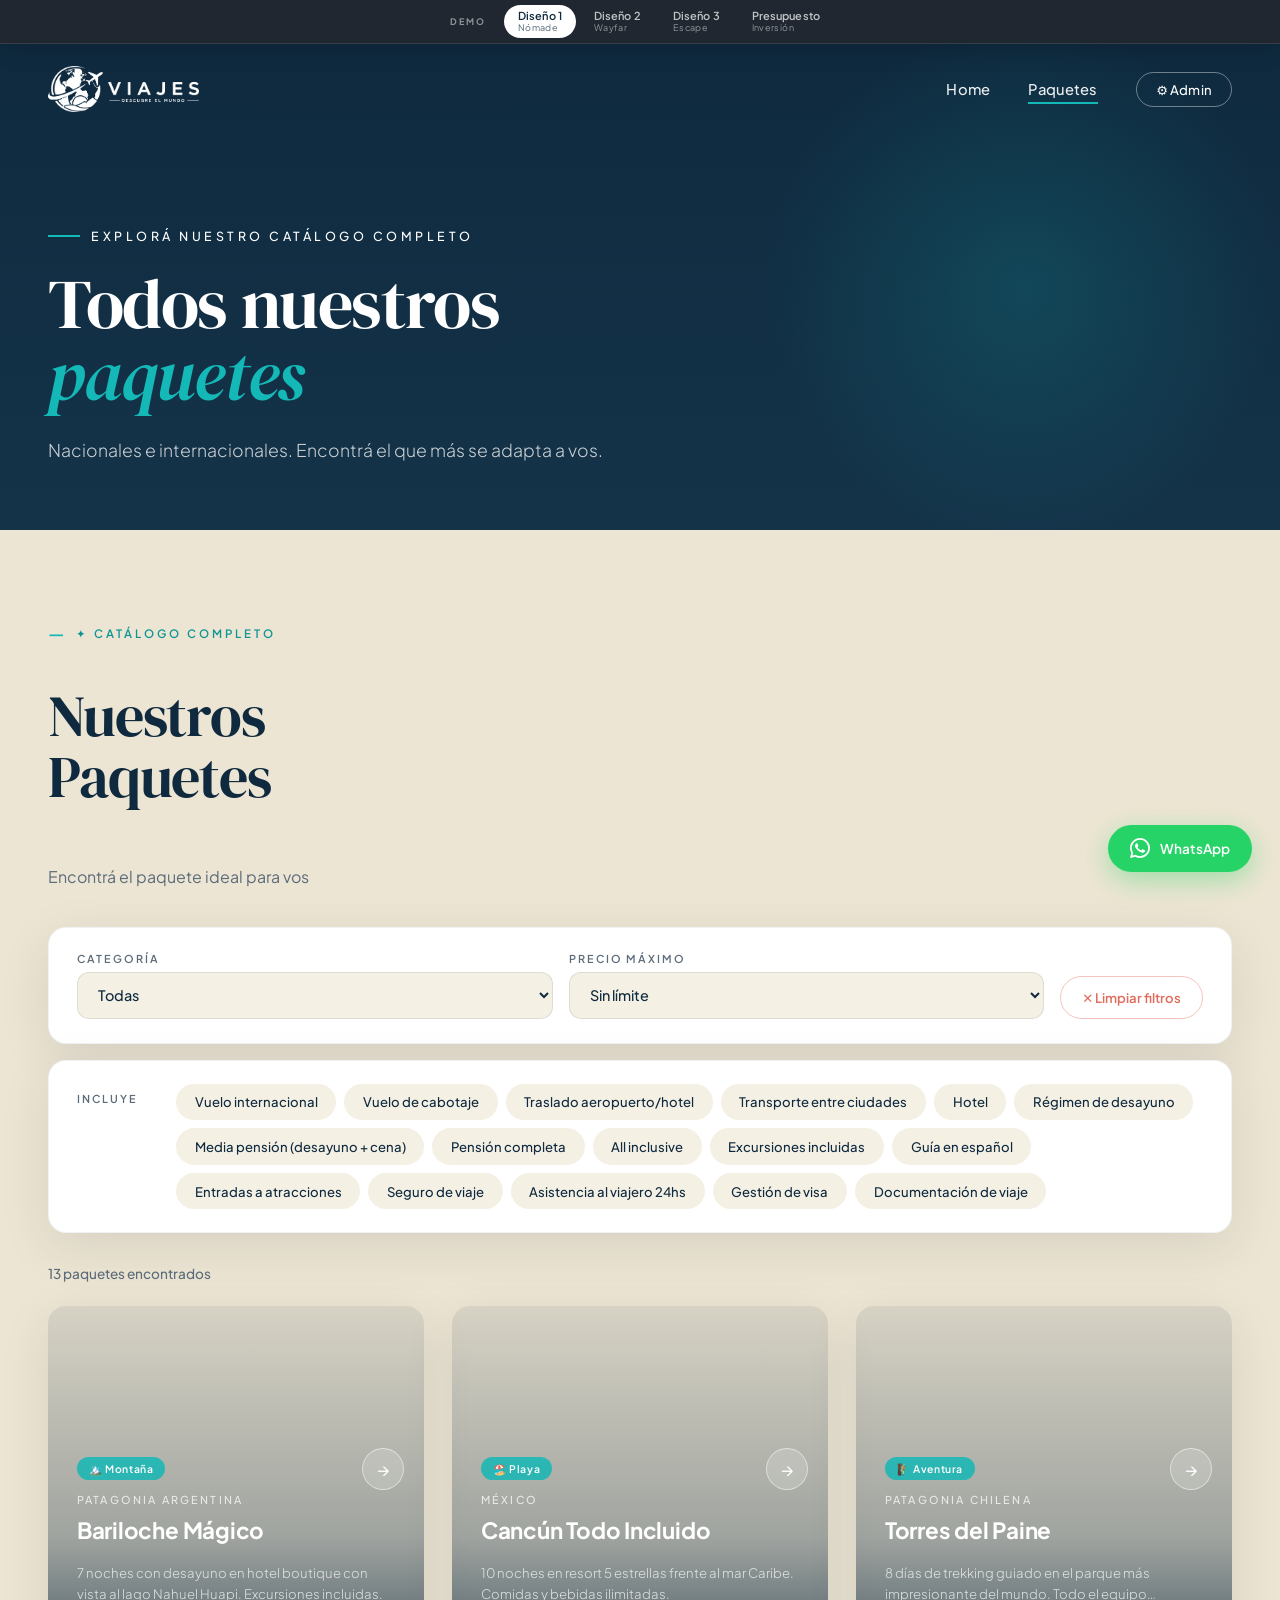
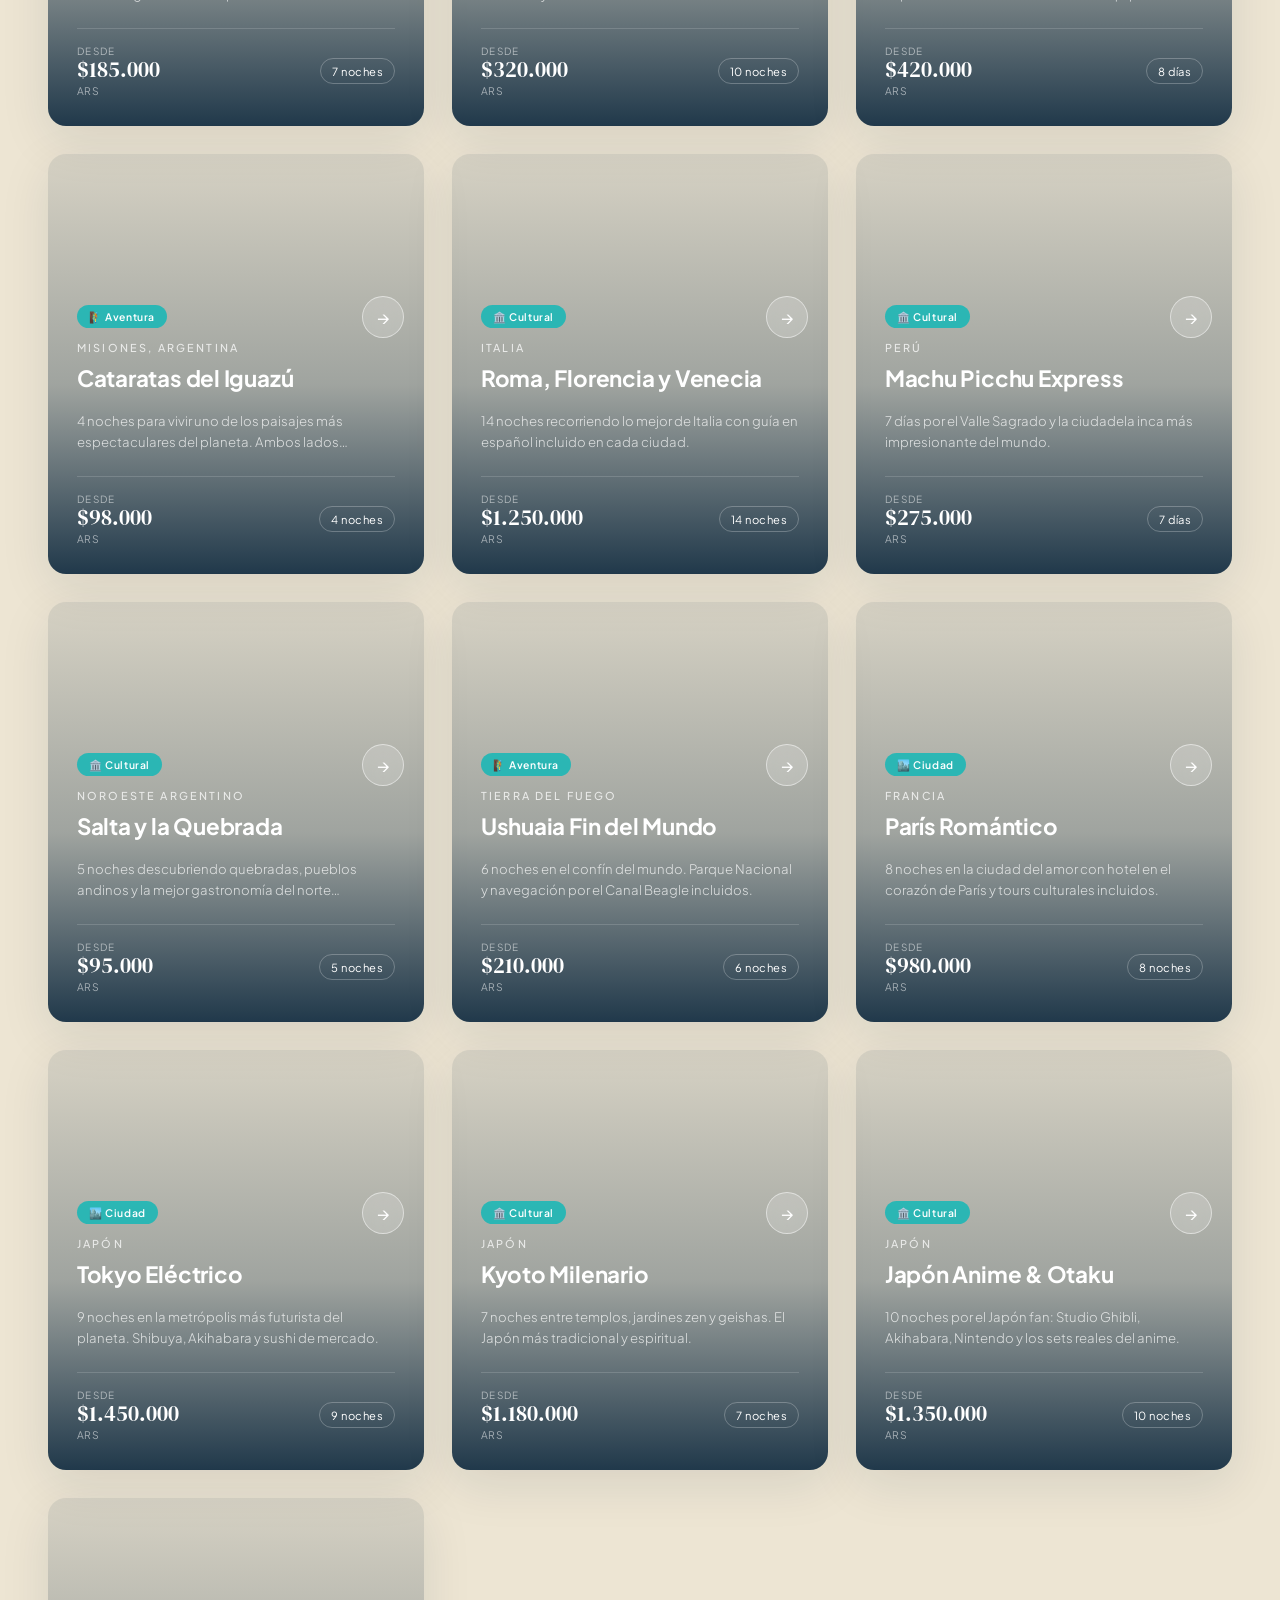
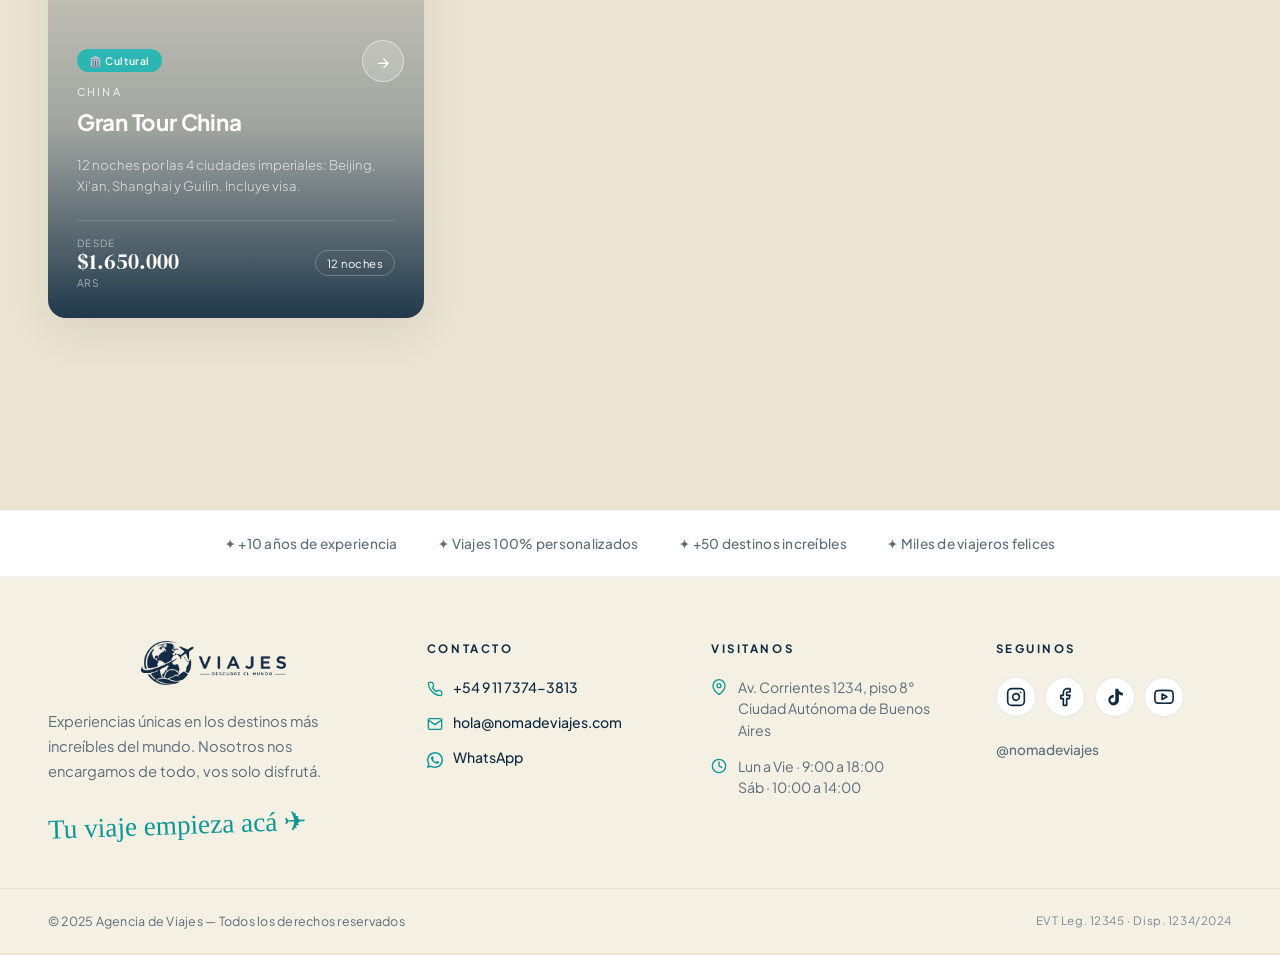
<file: paquetes.html>
<!DOCTYPE html>
<html lang="es">
<head>
  <meta charset="UTF-8"/>
  <meta name="viewport" content="width=device-width, initial-scale=1.0"/>
  <title>Paquetes — Agencia de Viajes</title>
  <link rel="preconnect" href="https://fonts.googleapis.com">
  <link rel="preconnect" href="https://fonts.gstatic.com" crossorigin>
  <link id="theme-css" rel="stylesheet" href="css/style-1.css"/>
  <script src="js/theme-switcher.js"></script>
</head>
<body class="page-paquetes">

<header class="header">
  <a href="index.html" class="logo"><img src="img/logo.png" alt="Agencia de Viajes"/></a>
  <nav class="nav">
    <a href="index.html">Home</a>
    <a href="paquetes.html" class="active">Paquetes</a>
    <a href="admin.html" class="admin-link">⚙ Admin</a>
  </nav>
</header>

<section class="hero">
  <div style="position:relative">
    <p class="hero-eyebrow">Explorá nuestro catálogo completo</p>
    <h1 class="hero-title">Todos nuestros<br/><em>paquetes</em></h1>
    <p class="hero-sub">Nacionales e internacionales. Encontrá el que más se adapta a vos.</p>
  </div>
</section>

<section class="seccion" id="paquetes">
  <div class="seccion-header">
    <span class="seccion-tag">✦ catálogo completo</span>
    <h2 class="seccion-titulo">Nuestros Paquetes</h2>
    <p class="seccion-desc">Encontrá el paquete ideal para vos</p>
  </div>

  <!-- FILTROS -->
  <div class="filtros-bar">
    <div class="filtro-group">
      <label>Categoría</label>
      <select id="f-categoria" onchange="filtrar()">
        <option value="">Todas</option>
        <option value="playa">🏖️ Playa</option>
        <option value="montana">🏔️ Montaña</option>
        <option value="ciudad">🏙️ Ciudad</option>
        <option value="aventura">🧗 Aventura</option>
        <option value="cultural">🏛️ Cultural</option>
        <option value="crucero">🚢 Crucero</option>
        <option value="familiar">👨‍👩‍👧 Familiar</option>
      </select>
    </div>
    <div class="filtro-group">
      <label>Precio máximo</label>
      <select id="f-precio" onchange="filtrar()">
        <option value="">Sin límite</option>
        <option value="100000">Hasta $100.000</option>
        <option value="300000">Hasta $300.000</option>
        <option value="500000">Hasta $500.000</option>
        <option value="1000000">Hasta $1.000.000</option>
      </select>
    </div>
    <button class="filtro-reset" onclick="resetFiltros()">✕ Limpiar filtros</button>
  </div>

  <div class="filtros-chips-wrap">
    <span class="filtros-chips-label">Incluye</span>
    <div class="filtros-chips" id="f-incluye-chips"></div>
  </div>

  <p class="filtros-resultado" id="filtros-resultado"></p>
  <div class="banners-grid" id="banners-grid"></div>
  <p class="filtros-vacio" id="filtros-vacio" style="display:none">No hay paquetes que coincidan con los filtros.</p>
</section>

<footer class="footer">
  <div class="footer-trust">
    <span class="footer-trust-item">✦ +10 años de experiencia</span>
    <span class="footer-trust-item">✦ Viajes 100% personalizados</span>
    <span class="footer-trust-item">✦ +50 destinos increíbles</span>
    <span class="footer-trust-item">✦ Miles de viajeros felices</span>
  </div>

  <div class="footer-main">
    <div class="footer-col footer-brand">
      <img src="img/logo.png" alt="Agencia de Viajes" class="footer-brand-logo"/>
      <p class="footer-brand-desc">Experiencias únicas en los destinos más increíbles del mundo. Nosotros nos encargamos de todo, vos solo disfrutá.</p>
      <p class="footer-tagline">Tu viaje empieza acá ✈</p>
    </div>

    <div class="footer-col">
      <h4 class="footer-h">Contacto</h4>
      <ul class="footer-list">
        <li>
          <a href="tel:+5491173743813" class="footer-link">
            <svg viewBox="0 0 24 24" fill="none" stroke="currentColor" stroke-width="2" stroke-linecap="round" stroke-linejoin="round" width="16" height="16"><path d="M22 16.92v3a2 2 0 0 1-2.18 2 19.79 19.79 0 0 1-8.63-3.07 19.5 19.5 0 0 1-6-6 19.79 19.79 0 0 1-3.07-8.67A2 2 0 0 1 4.11 2h3a2 2 0 0 1 2 1.72 12.84 12.84 0 0 0 .7 2.81 2 2 0 0 1-.45 2.11L8.09 9.91a16 16 0 0 0 6 6l1.27-1.27a2 2 0 0 1 2.11-.45 12.84 12.84 0 0 0 2.81.7A2 2 0 0 1 22 16.92z"/></svg>
            +54 9 11 7374-3813
          </a>
        </li>
        <li>
          <a href="mailto:hola@nomadeviajes.com" class="footer-link">
            <svg viewBox="0 0 24 24" fill="none" stroke="currentColor" stroke-width="2" stroke-linecap="round" stroke-linejoin="round" width="16" height="16"><path d="M4 4h16c1.1 0 2 .9 2 2v12c0 1.1-.9 2-2 2H4c-1.1 0-2-.9-2-2V6c0-1.1.9-2 2-2z"/><polyline points="22,6 12,13 2,6"/></svg>
            hola@nomadeviajes.com
          </a>
        </li>
        <li>
          <a href="https://wa.me/5491173743813" target="_blank" class="footer-link">
            <svg viewBox="0 0 24 24" fill="currentColor" width="16" height="16"><path d="M17.472 14.382c-.297-.149-1.758-.867-2.03-.967-.273-.099-.471-.148-.67.15-.197.297-.767.966-.94 1.164-.173.199-.347.223-.644.075-.297-.15-1.255-.463-2.39-1.475-.883-.788-1.48-1.761-1.653-2.059-.173-.297-.018-.458.13-.606.134-.133.298-.347.446-.52.149-.174.198-.298.298-.497.099-.198.05-.371-.025-.52-.075-.149-.669-1.612-.916-2.207-.242-.579-.487-.5-.669-.51-.173-.008-.371-.01-.57-.01-.198 0-.52.074-.792.372-.272.297-1.04 1.016-1.04 2.479 0 1.462 1.065 2.875 1.213 3.074.149.198 2.096 3.2 5.077 4.487.709.306 1.262.489 1.694.625.712.227 1.36.195 1.871.118.571-.085 1.758-.719 2.006-1.413.248-.694.248-1.289.173-1.413-.074-.124-.272-.198-.57-.347z"/><path d="M12 0C5.373 0 0 5.373 0 12c0 2.127.558 4.126 1.533 5.859L.057 23.886l6.186-1.453A11.938 11.938 0 0012 24c6.627 0 12-5.373 12-12S18.627 0 12 0zm0 21.818a9.818 9.818 0 01-5.006-1.368l-.36-.213-3.67.862.878-3.582-.234-.369A9.818 9.818 0 1112 21.818z"/></svg>
            WhatsApp
          </a>
        </li>
      </ul>
    </div>

    <div class="footer-col">
      <h4 class="footer-h">Visitanos</h4>
      <ul class="footer-list">
        <li>
          <svg viewBox="0 0 24 24" fill="none" stroke="currentColor" stroke-width="2" stroke-linecap="round" stroke-linejoin="round" width="16" height="16"><path d="M21 10c0 7-9 13-9 13s-9-6-9-13a9 9 0 0 1 18 0z"/><circle cx="12" cy="10" r="3"/></svg>
          Av. Corrientes 1234, piso 8°<br/>Ciudad Autónoma de Buenos Aires
        </li>
        <li>
          <svg viewBox="0 0 24 24" fill="none" stroke="currentColor" stroke-width="2" stroke-linecap="round" stroke-linejoin="round" width="16" height="16"><circle cx="12" cy="12" r="10"/><polyline points="12 6 12 12 16 14"/></svg>
          Lun a Vie · 9:00 a 18:00<br/>Sáb · 10:00 a 14:00
        </li>
      </ul>
    </div>

    <div class="footer-col">
      <h4 class="footer-h">Seguinos</h4>
      <div class="footer-social">
        <a href="#" aria-label="Instagram" class="footer-social-link">
          <svg viewBox="0 0 24 24" fill="none" stroke="currentColor" stroke-width="2" stroke-linecap="round" stroke-linejoin="round" width="20" height="20"><rect x="2" y="2" width="20" height="20" rx="5" ry="5"/><path d="M16 11.37A4 4 0 1 1 12.63 8 4 4 0 0 1 16 11.37z"/><line x1="17.5" y1="6.5" x2="17.51" y2="6.5"/></svg>
        </a>
        <a href="#" aria-label="Facebook" class="footer-social-link">
          <svg viewBox="0 0 24 24" fill="none" stroke="currentColor" stroke-width="2" stroke-linecap="round" stroke-linejoin="round" width="20" height="20"><path d="M18 2h-3a5 5 0 0 0-5 5v3H7v4h3v8h4v-8h3l1-4h-4V7a1 1 0 0 1 1-1h3z"/></svg>
        </a>
        <a href="#" aria-label="TikTok" class="footer-social-link">
          <svg viewBox="0 0 24 24" fill="currentColor" width="20" height="20"><path d="M19.59 6.69a4.83 4.83 0 0 1-3.77-4.25V2h-3.45v13.67a2.89 2.89 0 0 1-5.2 1.74 2.89 2.89 0 0 1 2.31-4.64 2.93 2.93 0 0 1 .88.13V9.4a6.84 6.84 0 0 0-1-.05A6.33 6.33 0 0 0 5.8 20.1a6.34 6.34 0 0 0 10.86-4.43V8.74a8.16 8.16 0 0 0 4.77 1.52V6.81a4.85 4.85 0 0 1-1.84-.12z"/></svg>
        </a>
        <a href="#" aria-label="YouTube" class="footer-social-link">
          <svg viewBox="0 0 24 24" fill="none" stroke="currentColor" stroke-width="2" stroke-linecap="round" stroke-linejoin="round" width="20" height="20"><path d="M22.54 6.42a2.78 2.78 0 0 0-1.94-2C18.88 4 12 4 12 4s-6.88 0-8.6.46a2.78 2.78 0 0 0-1.94 2A29 29 0 0 0 1 11.75a29 29 0 0 0 .46 5.33A2.78 2.78 0 0 0 3.4 19c1.72.46 8.6.46 8.6.46s6.88 0 8.6-.46a2.78 2.78 0 0 0 1.94-2 29 29 0 0 0 .46-5.25 29 29 0 0 0-.46-5.33z"/><polygon points="9.75 15.02 15.5 11.75 9.75 8.48 9.75 15.02"/></svg>
        </a>
      </div>
      <p class="footer-social-tag">@nomadeviajes</p>
    </div>
  </div>

  <div class="footer-bottom">
    <p class="footer-copy">© 2025 Agencia de Viajes — Todos los derechos reservados</p>
    <p class="footer-legs">EVT Leg. 12345 · Disp. 1234/2024</p>
  </div>
</footer>

<script src="js/banners.js"></script>
<script>
  window.addEventListener('scroll', () => {
    document.querySelector('.header').classList.toggle('scrolled', window.scrollY > 60);
  });

  let todosPaquetes = [];
  let LABELS_INCLUYE_MAP = {};

  async function init() {
    const data = await cargarBanners();
    todosPaquetes = data.paquetes;
    LABELS_INCLUYE_MAP = getLabelsIncluye(data);
    renderChipsIncluye(data);
    filtrar();
  }

  function renderChipsIncluye(data) {
    const cont = document.getElementById('f-incluye-chips');
    const enUso = getItemsIncluyeEnUso(data);
    cont.innerHTML = '';
    if (enUso.length === 0) {
      cont.innerHTML = '<span style="font-size:0.78rem;color:var(--gris)">No hay ítems aplicados en los paquetes aún.</span>';
      return;
    }
    enUso.forEach(item => {
      const btn = document.createElement('button');
      btn.type = 'button';
      btn.className = 'chip';
      btn.dataset.value = item.id;
      btn.textContent = item.label;
      btn.onclick = () => toggleIncluye(btn);
      cont.appendChild(btn);
    });
  }

  function getIncluyeSeleccionados() {
    return [...document.querySelectorAll('#f-incluye-chips .chip.active')].map(c => c.dataset.value);
  }

  function toggleIncluye(btn) {
    btn.classList.toggle('active');
    filtrar();
  }

  function filtrar() {
    const cat = document.getElementById('f-categoria').value;
    const precioMax = document.getElementById('f-precio').value;
    const incluyeSel = getIncluyeSeleccionados();

    let resultado = todosPaquetes.filter(b => {
      if (cat && b.categoria !== cat) return false;
      if (precioMax) {
        const precio = parseInt((b.precio || '0').replace(/\./g, ''));
        if (precio > parseInt(precioMax)) return false;
      }
      const inc = b.incluye || [];
      if (incluyeSel.length && !incluyeSel.every(id => inc.includes(id))) return false;
      return true;
    });

    renderCards(resultado);

    const res = document.getElementById('filtros-resultado');
    const vacio = document.getElementById('filtros-vacio');
    if (resultado.length === 0) {
      res.textContent = '';
      vacio.style.display = 'block';
    } else {
      res.textContent = `${resultado.length} paquete${resultado.length !== 1 ? 's' : ''} encontrado${resultado.length !== 1 ? 's' : ''}`;
      vacio.style.display = 'none';
    }
  }

  function resetFiltros() {
    document.getElementById('f-categoria').value = '';
    document.getElementById('f-precio').value = '';
    document.querySelectorAll('#f-incluye-chips .chip.active').forEach(c => c.classList.remove('active'));
    filtrar();
  }

  function renderCards(lista) {
    const grid = document.getElementById('banners-grid');
    grid.innerHTML = '';
    lista.forEach(b => {
      const card = document.createElement('a');
      card.className = 'banner-card';
      card.href = `producto.html?id=${b.id}`;
      const hasImg = b.imagen && (b.imagen.startsWith('data:') || b.imagen.startsWith('http'));
      card.innerHTML = `
        <div class="banner-bg" style="${hasImg ? `background-image:url('${b.imagen}')` : `background:${b.color}`}"></div>
        ${!hasImg ? `<div class="banner-no-img">${b.emoji}</div>` : ''}
        <div class="banner-overlay"></div>
        <div class="banner-body">
          ${b.categoria ? `<span class="banner-categoria">${CATS[b.categoria] || b.categoria}</span>` : ''}
          <span class="banner-destino">${b.destino}</span>
          <h3 class="banner-titulo">${b.titulo}</h3>
          <p class="banner-desc">${b.descripcion_corta}</p>
          <div class="banner-footer">
            <div class="banner-precio">
              <span class="banner-desde">desde</span>
              <span class="banner-monto">$${b.precio}</span>
              <span class="banner-moneda">${b.moneda}</span>
            </div>
            <span class="banner-duracion">${b.duracion}</span>
          </div>
          <span class="banner-cta">Ver paquete completo →</span>
        </div>
      `;
      grid.appendChild(card);
    });
  }

  const CATS = {
    playa: '🏖️ Playa', montana: '🏔️ Montaña', ciudad: '🏙️ Ciudad',
    aventura: '🧗 Aventura', cultural: '🏛️ Cultural', crucero: '🚢 Crucero', familiar: '👨‍👩‍👧 Familiar'
  };

  init();
</script>
<a href="https://wa.me/5491173743813?text=Hola%20Agencia de Viajes%20Viajes!%20Quisiera%20recibir%20información%20sobre%20sus%20paquetes%20turísticos." class="whatsapp-float" target="_blank"><svg viewBox="0 0 24 24" fill="currentColor"><path d="M17.472 14.382c-.297-.149-1.758-.867-2.03-.967-.273-.099-.471-.148-.67.15-.197.297-.767.966-.94 1.164-.173.199-.347.223-.644.075-.297-.15-1.255-.463-2.39-1.475-.883-.788-1.48-1.761-1.653-2.059-.173-.297-.018-.458.13-.606.134-.133.298-.347.446-.52.149-.174.198-.298.298-.497.099-.198.05-.371-.025-.52-.075-.149-.669-1.612-.916-2.207-.242-.579-.487-.5-.669-.51-.173-.008-.371-.01-.57-.01-.198 0-.52.074-.792.372-.272.297-1.04 1.016-1.04 2.479 0 1.462 1.065 2.875 1.213 3.074.149.198 2.096 3.2 5.077 4.487.709.306 1.262.489 1.694.625.712.227 1.36.195 1.871.118.571-.085 1.758-.719 2.006-1.413.248-.694.248-1.289.173-1.413-.074-.124-.272-.198-.57-.347z"/><path d="M12 0C5.373 0 0 5.373 0 12c0 2.127.558 4.126 1.533 5.859L.057 23.886l6.186-1.453A11.938 11.938 0 0012 24c6.627 0 12-5.373 12-12S18.627 0 12 0zm0 21.818a9.818 9.818 0 01-5.006-1.368l-.36-.213-3.67.862.878-3.582-.234-.369A9.818 9.818 0 1112 21.818z"/></svg>WhatsApp</a>
</body>
</html>
</file>
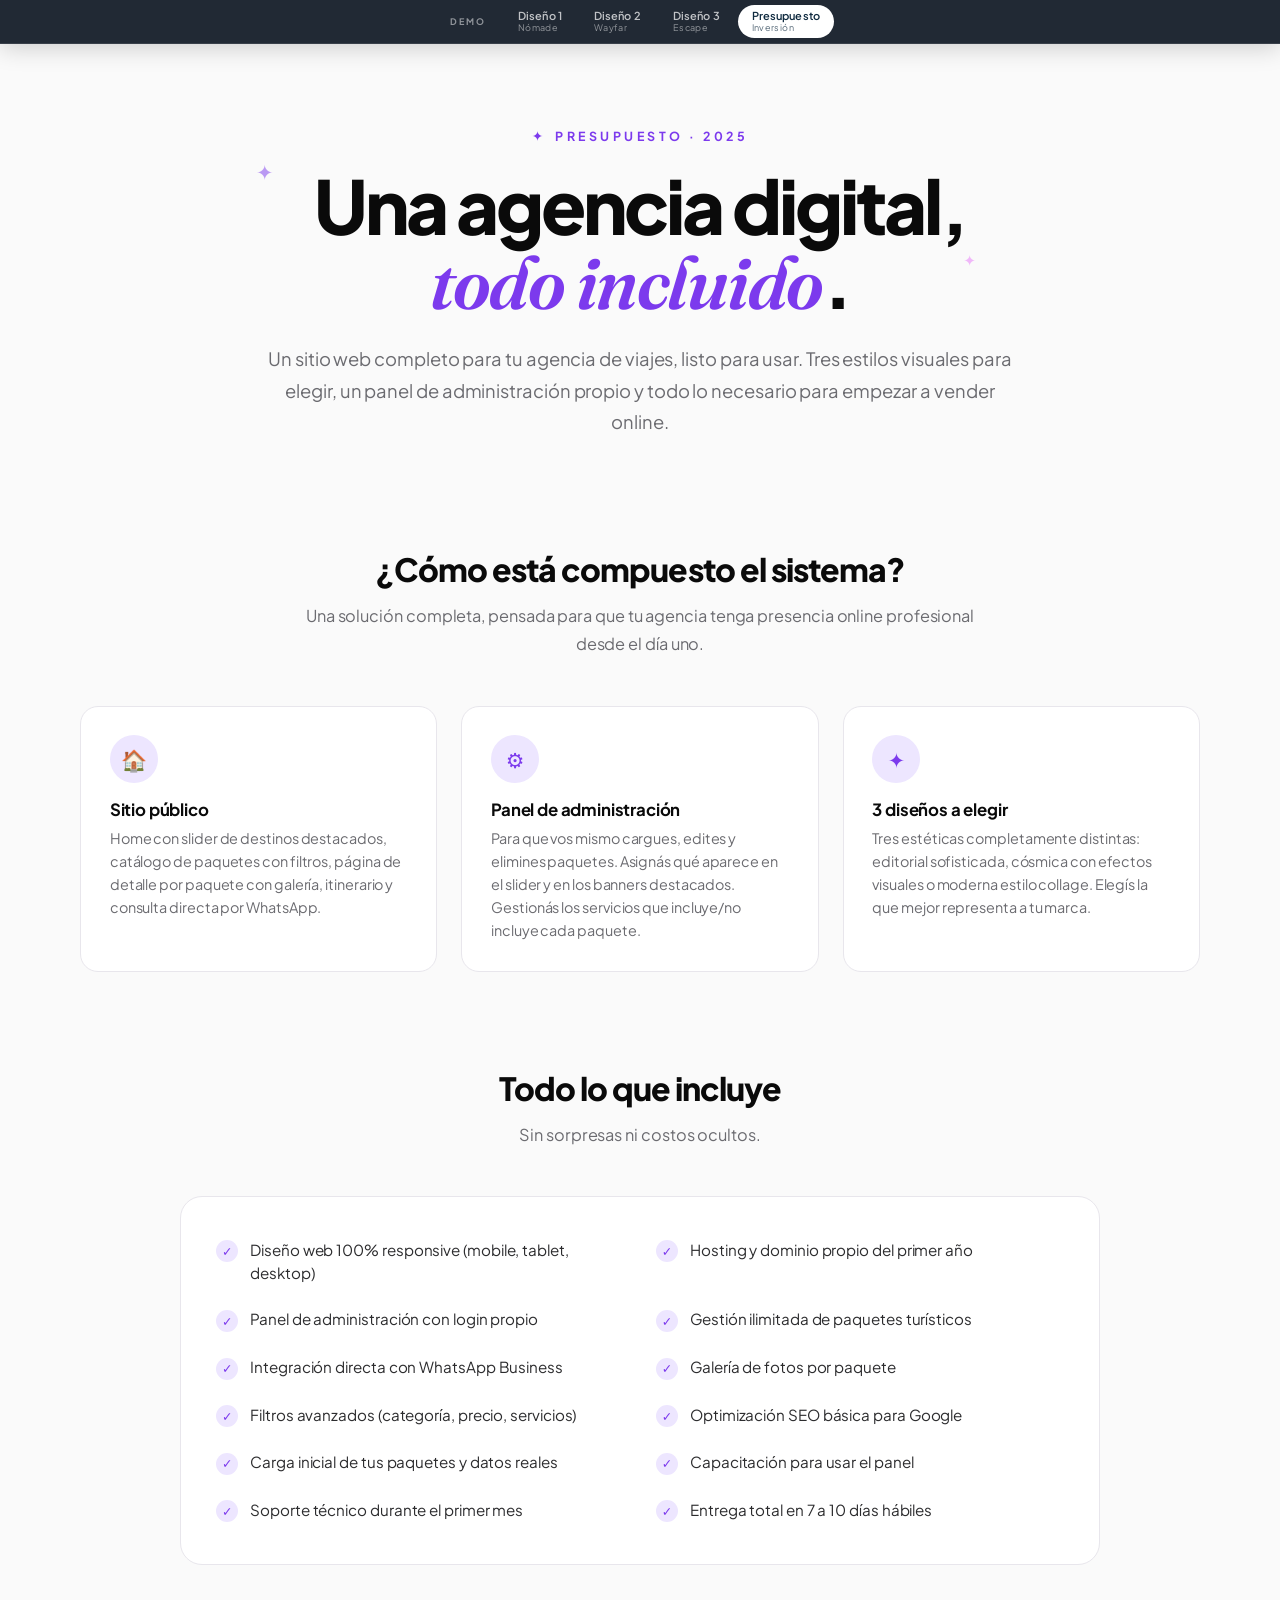
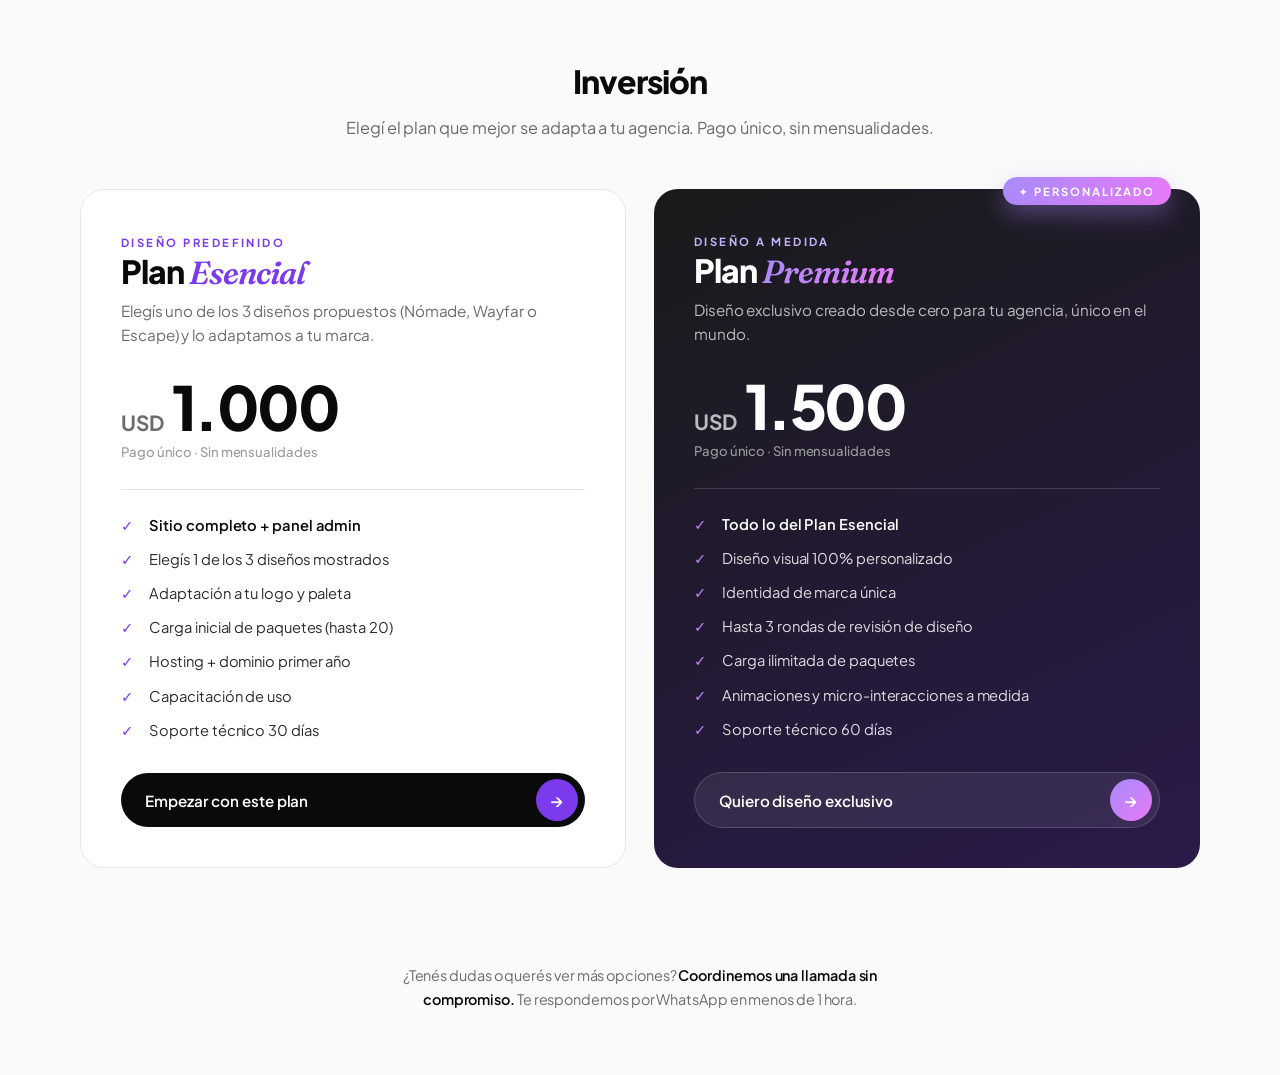
<file: presupuesto.html>
<!DOCTYPE html>
<html lang="es">
<head>
  <meta charset="UTF-8"/>
  <meta name="viewport" content="width=device-width, initial-scale=1.0"/>
  <title>Presupuesto — Agencia de Viajes</title>
  <link rel="preconnect" href="https://fonts.googleapis.com">
  <link rel="preconnect" href="https://fonts.gstatic.com" crossorigin>
  <link href="https://fonts.googleapis.com/css2?family=Plus+Jakarta+Sans:wght@300;400;500;600;700;800&family=Fraunces:ital,wght@0,500;0,600;0,700;1,500;1,600&display=swap" rel="stylesheet">
  <script src="js/theme-switcher.js"></script>
  <style>
    *, *::before, *::after { box-sizing: border-box; margin: 0; padding: 0; }
    html { scroll-behavior: smooth; }
    body {
      background: #FAFAFA;
      color: #0A0A0A;
      font-family: 'Plus Jakarta Sans', system-ui, sans-serif;
      font-weight: 400;
      min-height: 100vh;
      -webkit-font-smoothing: antialiased;
      letter-spacing: -0.005em;
    }

    /* HERO */
    .ps-hero {
      max-width: 1200px;
      margin: 0 auto;
      padding: 5rem 2.5rem 4rem;
      text-align: center;
      position: relative;
    }
    .ps-hero::before, .ps-hero::after {
      content: '✦';
      position: absolute;
      color: #7C3AED;
      opacity: 0.5;
      animation: ps-twinkle 3s ease-in-out infinite;
    }
    .ps-hero::before { top: 25%; left: 18%; font-size: 1.3rem; }
    .ps-hero::after { top: 45%; right: 22%; font-size: 0.95rem; color: #E879F9; animation-delay: 1s; }
    @keyframes ps-twinkle {
      0%, 100% { opacity: 0.2; transform: scale(0.8); }
      50% { opacity: 0.85; transform: scale(1.1); }
    }
    .ps-eyebrow {
      display: inline-flex;
      align-items: center;
      gap: 0.55rem;
      font-size: 0.78rem;
      letter-spacing: 0.28em;
      text-transform: uppercase;
      color: #7C3AED;
      font-weight: 700;
      margin-bottom: 1.5rem;
    }
    .ps-eyebrow::before { content: '✦'; font-size: 1.1em; }
    .ps-title {
      font-family: 'Plus Jakarta Sans', sans-serif;
      font-weight: 800;
      font-size: clamp(2.6rem, 5.8vw, 4.8rem);
      line-height: 1;
      letter-spacing: -0.04em;
      color: #0A0A0A;
      margin-bottom: 1.5rem;
      max-width: 22ch;
      margin-inline: auto;
    }
    .ps-title em {
      font-family: 'Fraunces', serif;
      font-style: italic;
      font-weight: 600;
      color: #7C3AED;
      letter-spacing: -0.02em;
    }
    .ps-subtitle {
      font-size: 1.15rem;
      line-height: 1.7;
      color: #6B6B70;
      max-width: 58ch;
      margin: 0 auto;
      font-weight: 400;
    }

    /* SECCIÓN: SOBRE EL SISTEMA */
    .ps-about {
      max-width: 1200px;
      margin: 0 auto;
      padding: 3rem 2.5rem 5rem;
    }
    .ps-section-title {
      font-family: 'Plus Jakarta Sans', sans-serif;
      font-weight: 800;
      font-size: 2rem;
      letter-spacing: -0.03em;
      color: #0A0A0A;
      margin-bottom: 0.8rem;
      text-align: center;
    }
    .ps-section-desc {
      font-size: 1.02rem;
      line-height: 1.7;
      color: #6B6B70;
      max-width: 58ch;
      margin: 0 auto 3rem;
      text-align: center;
    }

    .ps-features {
      display: grid;
      grid-template-columns: repeat(3, 1fr);
      gap: 1.5rem;
      margin-bottom: 1rem;
    }
    .ps-feat {
      background: #fff;
      border: 1px solid #E8E6EC;
      border-radius: 18px;
      padding: 1.8rem;
      transition: all 0.25s ease;
    }
    .ps-feat:hover {
      transform: translateY(-4px);
      box-shadow: 0 14px 40px rgba(124, 58, 237, 0.1);
      border-color: rgba(124, 58, 237, 0.2);
    }
    .ps-feat-ico {
      width: 48px; height: 48px;
      border-radius: 50%;
      background: #EDE6FF;
      color: #7C3AED;
      display: flex; align-items: center; justify-content: center;
      margin-bottom: 1rem;
      font-size: 1.3rem;
      font-weight: 700;
    }
    .ps-feat-title {
      font-size: 1.05rem;
      font-weight: 700;
      color: #0A0A0A;
      margin-bottom: 0.4rem;
      letter-spacing: -0.01em;
    }
    .ps-feat-desc {
      font-size: 0.9rem;
      color: #6B6B70;
      line-height: 1.6;
    }

    /* ¿QUÉ INCLUYE? */
    .ps-includes {
      max-width: 1000px;
      margin: 0 auto;
      padding: 0 2.5rem 5rem;
    }
    .ps-includes-grid {
      display: grid;
      grid-template-columns: 1fr 1fr;
      gap: 0.7rem 2rem;
      background: #fff;
      border: 1px solid #E8E6EC;
      border-radius: 22px;
      padding: 2.2rem;
    }
    .ps-inc-item {
      display: flex;
      align-items: flex-start;
      gap: 0.75rem;
      font-size: 0.95rem;
      color: #2C2C2E;
      line-height: 1.5;
      padding: 0.4rem 0;
    }
    .ps-inc-item::before {
      content: '✓';
      flex-shrink: 0;
      width: 22px; height: 22px;
      border-radius: 50%;
      background: #EDE6FF;
      color: #7C3AED;
      display: flex; align-items: center; justify-content: center;
      font-size: 0.78rem;
      font-weight: 700;
      margin-top: 0.1rem;
    }

    /* PRICING */
    .ps-pricing {
      max-width: 1200px;
      margin: 0 auto;
      padding: 1rem 2.5rem 6rem;
    }
    .ps-pricing-grid {
      display: grid;
      grid-template-columns: 1fr 1fr;
      gap: 1.75rem;
    }
    .ps-plan {
      background: #fff;
      border: 1px solid #E8E6EC;
      border-radius: 24px;
      padding: 2.5rem;
      position: relative;
      transition: all 0.3s ease;
    }
    .ps-plan:hover {
      transform: translateY(-6px);
      box-shadow: 0 26px 60px rgba(124, 58, 237, 0.15);
    }
    .ps-plan-pro {
      background: linear-gradient(155deg, #1a1a1a 0%, #2a1a4a 100%);
      color: #fff;
      border: none;
    }
    .ps-plan-pro::before {
      content: '✦ Personalizado';
      position: absolute;
      top: -12px;
      right: 1.8rem;
      background: linear-gradient(120deg, #A78BFA, #E879F9);
      color: #fff;
      padding: 0.4rem 1rem;
      border-radius: 999px;
      font-size: 0.7rem;
      letter-spacing: 0.18em;
      font-weight: 700;
      text-transform: uppercase;
      box-shadow: 0 8px 24px rgba(167, 139, 250, 0.4);
    }
    .ps-plan-tag {
      font-size: 0.7rem;
      letter-spacing: 0.22em;
      text-transform: uppercase;
      color: #7C3AED;
      font-weight: 700;
      margin-bottom: 0.6rem;
    }
    .ps-plan-pro .ps-plan-tag { color: #C4B5FD; }
    .ps-plan-name {
      font-family: 'Plus Jakarta Sans', sans-serif;
      font-weight: 800;
      font-size: 2rem;
      letter-spacing: -0.03em;
      margin-bottom: 0.4rem;
      color: inherit;
    }
    .ps-plan-name em {
      font-family: 'Fraunces', serif;
      font-style: italic;
      font-weight: 600;
      color: #7C3AED;
    }
    .ps-plan-pro .ps-plan-name em {
      background: linear-gradient(120deg, #A78BFA, #E879F9);
      background-clip: text;
      -webkit-background-clip: text;
      color: transparent;
    }
    .ps-plan-tagline {
      font-size: 0.95rem;
      color: #6B6B70;
      line-height: 1.6;
      margin-bottom: 1.8rem;
    }
    .ps-plan-pro .ps-plan-tagline { color: rgba(255,255,255,0.7); }

    .ps-plan-price {
      display: flex;
      align-items: baseline;
      gap: 0.5rem;
      margin-bottom: 0.4rem;
    }
    .ps-plan-currency {
      font-size: 1.3rem;
      font-weight: 700;
      color: #6B6B70;
    }
    .ps-plan-pro .ps-plan-currency { color: rgba(255,255,255,0.7); }
    .ps-plan-amount {
      font-family: 'Plus Jakarta Sans', sans-serif;
      font-weight: 800;
      font-size: 3.8rem;
      line-height: 1;
      letter-spacing: -0.04em;
      color: #0A0A0A;
    }
    .ps-plan-pro .ps-plan-amount { color: #fff; }
    .ps-plan-once {
      font-size: 0.82rem;
      color: #9B9BA0;
      margin-bottom: 1.8rem;
      font-weight: 500;
    }
    .ps-plan-pro .ps-plan-once { color: rgba(255,255,255,0.55); }

    .ps-plan-divider {
      border: none;
      border-top: 1px solid #E8E6EC;
      margin: 1.5rem 0;
    }
    .ps-plan-pro .ps-plan-divider { border-color: rgba(255,255,255,0.15); }

    .ps-plan-features {
      list-style: none;
      padding: 0;
      margin: 0 0 2rem;
      display: flex;
      flex-direction: column;
      gap: 0.75rem;
    }
    .ps-plan-features li {
      display: flex;
      align-items: flex-start;
      gap: 0.65rem;
      font-size: 0.92rem;
      line-height: 1.5;
      color: #2C2C2E;
    }
    .ps-plan-pro .ps-plan-features li { color: rgba(255,255,255,0.85); }
    .ps-plan-features li::before {
      content: '✓';
      color: #7C3AED;
      font-weight: 800;
      flex-shrink: 0;
      width: 18px;
    }
    .ps-plan-pro .ps-plan-features li::before {
      background: linear-gradient(120deg, #A78BFA, #E879F9);
      background-clip: text;
      -webkit-background-clip: text;
      color: transparent;
    }
    .ps-plan-features li.bold { font-weight: 600; color: #0A0A0A; }
    .ps-plan-pro .ps-plan-features li.bold { color: #fff; }

    .ps-plan-cta {
      display: inline-flex;
      align-items: center;
      gap: 0.8rem;
      background: #0A0A0A;
      color: #fff;
      font-family: inherit;
      font-weight: 600;
      font-size: 0.95rem;
      padding: 0.4rem 0.45rem 0.4rem 1.5rem;
      border-radius: 999px;
      text-decoration: none;
      border: none;
      cursor: pointer;
      transition: all 0.25s;
      width: 100%;
      justify-content: space-between;
    }
    .ps-plan-cta::after {
      content: '→';
      display: flex;
      align-items: center;
      justify-content: center;
      width: 42px; height: 42px;
      border-radius: 50%;
      background: #7C3AED;
      color: #fff;
      font-size: 1.1rem;
      transition: transform 0.25s;
    }
    .ps-plan-pro .ps-plan-cta {
      background: rgba(255,255,255,0.08);
      border: 1px solid rgba(255,255,255,0.15);
    }
    .ps-plan-pro .ps-plan-cta::after {
      background: linear-gradient(135deg, #A78BFA, #E879F9);
    }
    .ps-plan-cta:hover { transform: translateY(-2px); box-shadow: 0 14px 40px rgba(124, 58, 237, 0.3); }
    .ps-plan-cta:hover::after { transform: rotate(-45deg); }

    /* FOOTER NOTE */
    .ps-note {
      text-align: center;
      font-size: 0.9rem;
      color: #6B6B70;
      max-width: 50ch;
      margin: 0 auto;
      line-height: 1.6;
      padding: 0 2rem 4rem;
    }
    .ps-note strong { color: #0A0A0A; font-weight: 600; }

    /* RESPONSIVE */
    @media (max-width: 900px) {
      .ps-features { grid-template-columns: 1fr; }
      .ps-pricing-grid { grid-template-columns: 1fr; }
      .ps-includes-grid { grid-template-columns: 1fr; padding: 1.8rem; }
    }
    @media (max-width: 560px) {
      .ps-hero { padding: 4rem 1.5rem 3rem; }
      .ps-about { padding: 2rem 1.5rem 4rem; }
      .ps-pricing { padding: 1rem 1.5rem 5rem; }
      .ps-includes { padding: 0 1.5rem 4rem; }
      .ps-plan { padding: 2rem 1.5rem; }
      .ps-plan-amount { font-size: 3rem; }
    }
  </style>
</head>
<body class="page-presupuesto">

<!-- HERO -->
<section class="ps-hero">
  <span class="ps-eyebrow">Presupuesto · 2025</span>
  <h1 class="ps-title">Una agencia digital,<br/><em>todo incluido</em>.</h1>
  <p class="ps-subtitle">Un sitio web completo para tu agencia de viajes, listo para usar. Tres estilos visuales para elegir, un panel de administración propio y todo lo necesario para empezar a vender online.</p>
</section>

<!-- COMO ESTÁ COMPUESTO -->
<section class="ps-about">
  <h2 class="ps-section-title">¿Cómo está compuesto el sistema?</h2>
  <p class="ps-section-desc">Una solución completa, pensada para que tu agencia tenga presencia online profesional desde el día uno.</p>

  <div class="ps-features">
    <div class="ps-feat">
      <div class="ps-feat-ico">🏠</div>
      <h3 class="ps-feat-title">Sitio público</h3>
      <p class="ps-feat-desc">Home con slider de destinos destacados, catálogo de paquetes con filtros, página de detalle por paquete con galería, itinerario y consulta directa por WhatsApp.</p>
    </div>
    <div class="ps-feat">
      <div class="ps-feat-ico">⚙</div>
      <h3 class="ps-feat-title">Panel de administración</h3>
      <p class="ps-feat-desc">Para que vos mismo cargues, edites y elimines paquetes. Asignás qué aparece en el slider y en los banners destacados. Gestionás los servicios que incluye/no incluye cada paquete.</p>
    </div>
    <div class="ps-feat">
      <div class="ps-feat-ico">✦</div>
      <h3 class="ps-feat-title">3 diseños a elegir</h3>
      <p class="ps-feat-desc">Tres estéticas completamente distintas: editorial sofisticada, cósmica con efectos visuales o moderna estilo collage. Elegís la que mejor representa a tu marca.</p>
    </div>
  </div>
</section>

<!-- QUÉ INCLUYE -->
<section class="ps-includes">
  <h2 class="ps-section-title">Todo lo que incluye</h2>
  <p class="ps-section-desc">Sin sorpresas ni costos ocultos.</p>
  <div class="ps-includes-grid">
    <div class="ps-inc-item">Diseño web 100% responsive (mobile, tablet, desktop)</div>
    <div class="ps-inc-item">Hosting y dominio propio del primer año</div>
    <div class="ps-inc-item">Panel de administración con login propio</div>
    <div class="ps-inc-item">Gestión ilimitada de paquetes turísticos</div>
    <div class="ps-inc-item">Integración directa con WhatsApp Business</div>
    <div class="ps-inc-item">Galería de fotos por paquete</div>
    <div class="ps-inc-item">Filtros avanzados (categoría, precio, servicios)</div>
    <div class="ps-inc-item">Optimización SEO básica para Google</div>
    <div class="ps-inc-item">Carga inicial de tus paquetes y datos reales</div>
    <div class="ps-inc-item">Capacitación para usar el panel</div>
    <div class="ps-inc-item">Soporte técnico durante el primer mes</div>
    <div class="ps-inc-item">Entrega total en 7 a 10 días hábiles</div>
  </div>
</section>

<!-- PRICING -->
<section class="ps-pricing">
  <h2 class="ps-section-title">Inversión</h2>
  <p class="ps-section-desc">Elegí el plan que mejor se adapta a tu agencia. Pago único, sin mensualidades.</p>

  <div class="ps-pricing-grid">
    <!-- PLAN 1: DISEÑO PREDEFINIDO -->
    <div class="ps-plan">
      <span class="ps-plan-tag">Diseño predefinido</span>
      <h3 class="ps-plan-name">Plan <em>Esencial</em></h3>
      <p class="ps-plan-tagline">Elegís uno de los 3 diseños propuestos (Nómade, Wayfar o Escape) y lo adaptamos a tu marca.</p>

      <div class="ps-plan-price">
        <span class="ps-plan-currency">USD</span>
        <span class="ps-plan-amount">1.000</span>
      </div>
      <p class="ps-plan-once">Pago único · Sin mensualidades</p>

      <hr class="ps-plan-divider"/>

      <ul class="ps-plan-features">
        <li class="bold">Sitio completo + panel admin</li>
        <li>Elegís 1 de los 3 diseños mostrados</li>
        <li>Adaptación a tu logo y paleta</li>
        <li>Carga inicial de paquetes (hasta 20)</li>
        <li>Hosting + dominio primer año</li>
        <li>Capacitación de uso</li>
        <li>Soporte técnico 30 días</li>
      </ul>

      <a href="https://wa.me/5491173743813?text=Hola!%20Estoy%20interesado%20en%20el%20Plan%20Esencial%20(USD%201000).%20%C2%BFPodr%C3%ADamos%20coordinar?" class="ps-plan-cta" target="_blank">
        <span>Empezar con este plan</span>
      </a>
    </div>

    <!-- PLAN 2: DISEÑO PERSONALIZADO -->
    <div class="ps-plan ps-plan-pro">
      <span class="ps-plan-tag">Diseño a medida</span>
      <h3 class="ps-plan-name">Plan <em>Premium</em></h3>
      <p class="ps-plan-tagline">Diseño exclusivo creado desde cero para tu agencia, único en el mundo.</p>

      <div class="ps-plan-price">
        <span class="ps-plan-currency">USD</span>
        <span class="ps-plan-amount">1.500</span>
      </div>
      <p class="ps-plan-once">Pago único · Sin mensualidades</p>

      <hr class="ps-plan-divider"/>

      <ul class="ps-plan-features">
        <li class="bold">Todo lo del Plan Esencial</li>
        <li>Diseño visual 100% personalizado</li>
        <li>Identidad de marca única</li>
        <li>Hasta 3 rondas de revisión de diseño</li>
        <li>Carga ilimitada de paquetes</li>
        <li>Animaciones y micro-interacciones a medida</li>
        <li>Soporte técnico 60 días</li>
      </ul>

      <a href="https://wa.me/5491173743813?text=Hola!%20Estoy%20interesado%20en%20el%20Plan%20Premium%20(USD%201500%20-%20dise%C3%B1o%20personalizado).%20%C2%BFPodr%C3%ADamos%20coordinar?" class="ps-plan-cta" target="_blank">
        <span>Quiero diseño exclusivo</span>
      </a>
    </div>
  </div>
</section>

<p class="ps-note">¿Tenés dudas o querés ver más opciones? <strong>Coordinemos una llamada sin compromiso.</strong> Te respondemos por WhatsApp en menos de 1 hora.</p>

</body>
</html>
</file>
<file: css/style-1.css>
/* =============================================
   DISEÑO 1 — NÓMADE
   Editorial · Navy + Teal + Crema
   ============================================= */

@import url('https://fonts.googleapis.com/css2?family=DM+Serif+Display:ital@0;1&family=Plus+Jakarta+Sans:wght@300;400;500;600;700&family=Caveat:wght@400;500;600&display=swap');

:root {
  --nm-navy: #0F2A3F;
  --nm-navy-2: #143349;
  --nm-navy-3: #1B3F58;
  --nm-teal: #14B8B7;
  --nm-teal-dark: #0E9695;
  --nm-cream: #EDE5D3;
  --nm-cream-2: #F5F0E4;
  --nm-cream-3: #DDD3BD;
  --nm-text: #0F2A3F;
  --nm-text-muted: #5C6C7A;
  --nm-text-soft: #7A8896;
  --nm-white: #FFFFFF;
  --nm-rojo: #E06B5C;
  --nm-shadow: 0 14px 50px rgba(15, 42, 63, 0.10);
  --nm-shadow-strong: 0 22px 70px rgba(15, 42, 63, 0.18);
  --font-display: 'DM Serif Display', Georgia, serif;
  --font-body: 'Plus Jakarta Sans', system-ui, sans-serif;
  --font-cursive: 'Caveat', cursive;
}

/* Reset y base */
*, *::before, *::after { box-sizing: border-box; margin: 0; padding: 0; }
html { scroll-behavior: smooth; }

.hero-orbital { display: none !important; }
.hero-collage { display: none !important; }

body {
  background: var(--nm-cream);
  color: var(--nm-text);
  font-family: var(--font-body);
  font-weight: 400;
  min-height: 100vh;
  -webkit-font-smoothing: antialiased;
  text-rendering: optimizeLegibility;
}
img { max-width: 100%; display: block; }

/* =============================================
   HEADER
   ============================================= */
.header {
  position: fixed;
  top: 0; left: 0; right: 0;
  z-index: 100;
  padding: 1.4rem 3rem;
  display: flex;
  align-items: center;
  justify-content: space-between;
  background: transparent;
  transition: background 0.3s ease, padding 0.3s ease;
}
/* Header sólido en páginas que NO empiezan con hero oscuro */
body.has-light-hero .header,
.header.scrolled {
  background: rgba(237, 229, 211, 0.95);
  backdrop-filter: blur(14px);
  border-bottom: 1px solid rgba(15, 42, 63, 0.08);
}

.logo { display: flex; align-items: center; text-decoration: none; }
.logo img {
  height: 46px;
  width: auto;
  object-fit: contain;
  filter: brightness(0) invert(1);
  transition: transform 0.2s, filter 0.3s;
}
.header.scrolled .logo img,
body.has-light-hero .logo img {
  filter: none;
}
.logo img:hover { transform: scale(1.04); }

.nav {
  display: flex;
  gap: 2.4rem;
  align-items: center;
}
.nav a {
  color: rgba(255,255,255,0.92);
  text-decoration: none;
  font-size: 0.92rem;
  font-weight: 500;
  letter-spacing: 0.01em;
  transition: color 0.2s;
  position: relative;
}
.nav a::after {
  content: '';
  position: absolute;
  bottom: -6px; left: 0;
  width: 0; height: 2px;
  background: var(--nm-teal);
  transition: width 0.25s ease;
}
.nav a:hover::after, .nav a.active::after { width: 100%; }
.header.scrolled .nav a,
body.has-light-hero .nav a {
  color: var(--nm-text);
}
.nav .admin-link {
  border: 1px solid rgba(255,255,255,0.4);
  padding: 0.5rem 1.2rem;
  border-radius: 999px;
  color: var(--nm-white);
  font-size: 0.82rem;
  font-weight: 500;
}
.nav .admin-link::after { display: none; }
.nav .admin-link:hover {
  background: var(--nm-white);
  color: var(--nm-navy);
  border-color: var(--nm-white);
}
.header.scrolled .nav .admin-link,
body.has-light-hero .nav .admin-link {
  border-color: rgba(15,42,63,0.3);
  color: var(--nm-text);
}
.header.scrolled .nav .admin-link:hover,
body.has-light-hero .nav .admin-link:hover {
  background: var(--nm-navy);
  color: var(--nm-white);
  border-color: var(--nm-navy);
}

/* =============================================
   HERO / SLIDER (home)
   ============================================= */
.slider-section {
  position: relative;
  width: 100%;
  height: 100vh;
  min-height: 640px;
  overflow: hidden;
  background: var(--nm-navy);
}
.slider-track {
  display: flex;
  height: 100%;
  transition: transform 0.8s cubic-bezier(.77,0,.18,1);
  will-change: transform;
}
.slider-slide {
  flex-shrink: 0;
  width: 100%;
  height: 100%;
  position: relative;
  display: flex;
  align-items: flex-end;
  text-decoration: none;
  color: inherit;
  overflow: hidden;
}
.slider-slide .banner-bg {
  position: absolute; inset: 0;
  background-size: cover;
  background-position: center;
  transition: transform 8s ease;
  transform: scale(1.05);
}
.slider-slide:hover .banner-bg { transform: scale(1.1); }

.slider-slide .banner-overlay {
  position: absolute; inset: 0;
  background:
    linear-gradient(110deg, rgba(15,42,63,0.85) 0%, rgba(15,42,63,0.5) 45%, rgba(15,42,63,0.2) 75%, rgba(15,42,63,0.6) 100%),
    linear-gradient(to top, rgba(15,42,63,0.6) 0%, transparent 40%);
}
.slider-slide .banner-no-img {
  position: absolute; inset: 0;
  display: flex; align-items: center; justify-content: center;
  font-size: 14rem; opacity: 0.06;
}

.slider-slide .banner-body {
  position: relative;
  z-index: 2;
  padding: 0 6vw 9vh;
  max-width: 1500px;
  width: 100%;
  margin: 0 auto;
  display: flex;
  flex-direction: column;
  align-items: flex-start;
}

/* Lado izquierdo del slide */
.slider-slide .banner-destino {
  display: inline-flex;
  align-items: center;
  gap: 0.7rem;
  font-size: 0.78rem;
  letter-spacing: 0.28em;
  text-transform: uppercase;
  color: var(--nm-white);
  font-weight: 500;
  margin-bottom: 1.5rem;
  font-family: var(--font-body);
}
.slider-slide .banner-destino::before {
  content: '';
  display: block;
  width: 32px; height: 2px;
  background: var(--nm-teal);
}
.slider-slide .banner-titulo {
  font-family: var(--font-display);
  font-weight: 400;
  font-size: clamp(2.8rem, 6.5vw, 5.6rem);
  line-height: 1;
  letter-spacing: -0.02em;
  color: var(--nm-white);
  max-width: 14ch;
  margin-bottom: 1.5rem;
}
.slider-slide .banner-desc {
  font-size: 1.05rem;
  line-height: 1.7;
  color: rgba(255,255,255,0.85);
  max-width: 48ch;
  margin-bottom: 2.5rem;
  font-weight: 300;
  display: -webkit-box;
  -webkit-line-clamp: 2;
  -webkit-box-orient: vertical;
  overflow: hidden;
}
.slider-slide .banner-categoria { display: none; }

.slider-slide .banner-footer {
  display: flex;
  gap: 1.5rem;
  align-items: center;
  flex-wrap: wrap;
}
.slider-slide .banner-precio {
  display: flex;
  flex-direction: column;
}
.slider-slide .banner-desde {
  font-size: 0.7rem;
  text-transform: uppercase;
  letter-spacing: 0.18em;
  color: rgba(255,255,255,0.55);
  margin-bottom: 0.3rem;
}
.slider-slide .banner-monto {
  font-family: var(--font-display);
  font-size: 2rem;
  color: var(--nm-white);
  line-height: 1;
}
.slider-slide .banner-moneda {
  font-size: 0.72rem;
  color: rgba(255,255,255,0.55);
  margin-top: 0.2rem;
  letter-spacing: 0.06em;
}
.slider-slide .banner-duracion {
  font-size: 0.78rem;
  color: rgba(255,255,255,0.85);
  border: 1px solid rgba(255,255,255,0.25);
  padding: 0.45rem 0.95rem;
  border-radius: 999px;
  letter-spacing: 0.04em;
}

.slider-slide .banner-cta {
  display: inline-flex;
  align-items: center;
  gap: 0.6rem;
  background: var(--nm-teal);
  color: var(--nm-white);
  padding: 0.95rem 1.8rem;
  border-radius: 999px;
  font-size: 0.88rem;
  font-weight: 600;
  margin-left: auto;
  text-decoration: none;
  letter-spacing: 0.02em;
  border: none;
  transition: all 0.2s;
  white-space: nowrap;
}
.slider-slide .banner-cta::after {
  content: '→';
  font-family: var(--font-body);
  transition: transform 0.2s;
}
.slider-slide:hover .banner-cta {
  background: var(--nm-teal-dark);
  transform: translateY(-2px);
}
.slider-slide:hover .banner-cta::after { transform: translateX(4px); }

/* Slider controls */
.slider-btn {
  position: absolute;
  top: 50%;
  transform: translateY(-50%);
  z-index: 10;
  background: rgba(255,255,255,0.12);
  border: 1px solid rgba(255,255,255,0.25);
  color: var(--nm-white);
  width: 56px; height: 56px;
  border-radius: 50%;
  font-size: 1.2rem;
  cursor: pointer;
  backdrop-filter: blur(10px);
  -webkit-backdrop-filter: blur(10px);
  transition: all 0.2s;
  display: flex; align-items: center; justify-content: center;
}
.slider-btn:hover {
  background: var(--nm-white);
  color: var(--nm-navy);
  border-color: var(--nm-white);
}
.slider-prev { left: 2rem; }
.slider-next { right: 2rem; }

.slider-dots {
  position: absolute;
  bottom: 2.5rem; left: 6vw;
  display: flex; gap: 0.6rem;
  z-index: 10;
}
.slider-dot {
  width: 38px; height: 3px;
  background: rgba(255,255,255,0.3);
  border: none;
  cursor: pointer;
  transition: all 0.3s;
  padding: 0;
  border-radius: 0;
}
.slider-dot.active { background: var(--nm-teal); }

/* Hero (paquetes.html) */
.hero {
  padding: 11rem 3rem 4rem;
  text-align: left;
  position: relative;
  background: linear-gradient(180deg, var(--nm-navy) 0%, var(--nm-navy-2) 100%);
  color: var(--nm-white);
  overflow: hidden;
}
.hero::before {
  content: '';
  position: absolute;
  top: -10%; right: -5%;
  width: 50%; height: 120%;
  background: radial-gradient(circle, rgba(20,184,183,0.18) 0%, transparent 60%);
  pointer-events: none;
}
.hero > div { max-width: 1500px; margin: 0 auto; position: relative; }

.hero-eyebrow {
  display: inline-flex;
  align-items: center;
  gap: 0.7rem;
  font-size: 0.78rem;
  letter-spacing: 0.28em;
  text-transform: uppercase;
  color: var(--nm-white);
  margin-bottom: 1.5rem;
  font-weight: 500;
}
.hero-eyebrow::before {
  content: '';
  display: block;
  width: 32px; height: 2px;
  background: var(--nm-teal);
}
.hero-title {
  font-family: var(--font-display);
  font-weight: 400;
  font-size: clamp(2.4rem, 5.5vw, 4.8rem);
  line-height: 1.02;
  letter-spacing: -0.02em;
  color: var(--nm-white);
  margin-bottom: 1.5rem;
  max-width: 18ch;
}
.hero-title em {
  font-style: italic;
  color: var(--nm-teal);
}
.hero-sub {
  font-size: 1.1rem;
  line-height: 1.7;
  color: rgba(255,255,255,0.78);
  max-width: 56ch;
  font-weight: 300;
}

/* =============================================
   BOTONES
   ============================================= */
.btn-primary {
  display: inline-flex;
  align-items: center;
  gap: 0.6rem;
  background: var(--nm-teal);
  color: var(--nm-white);
  font-family: var(--font-body);
  font-weight: 600;
  font-size: 0.92rem;
  padding: 0.95rem 2rem;
  border-radius: 999px;
  text-decoration: none;
  border: none;
  cursor: pointer;
  transition: all 0.2s;
}
.btn-primary:hover {
  background: var(--nm-teal-dark);
  transform: translateY(-2px);
  box-shadow: 0 10px 30px rgba(14, 150, 149, 0.3);
}

.btn-outline {
  display: inline-flex;
  align-items: center;
  gap: 0.7rem;
  background: transparent;
  color: var(--nm-text);
  font-family: var(--font-body);
  font-weight: 600;
  font-size: 0.92rem;
  padding: 0.85rem 1.8rem;
  border-radius: 999px;
  border: 1.5px solid var(--nm-text);
  text-decoration: none;
  transition: all 0.2s;
}
.btn-outline::after {
  content: '→';
  transition: transform 0.2s;
}
.btn-outline:hover {
  background: var(--nm-text);
  color: var(--nm-cream);
}
.btn-outline:hover::after { transform: translateX(4px); }

/* =============================================
   SECCIONES
   ============================================= */
.seccion {
  padding: 6rem 3rem 8rem;
  max-width: 1500px;
  margin: 0 auto;
  background: transparent;
}
.seccion-header {
  text-align: left;
  margin-bottom: 4rem;
  display: grid;
  grid-template-columns: auto auto 1fr;
  align-items: end;
  gap: 2rem;
  max-width: 100%;
}
.seccion-tag {
  display: inline-flex;
  align-items: center;
  gap: 0.5rem;
  font-size: 0.72rem;
  letter-spacing: 0.26em;
  text-transform: uppercase;
  color: var(--nm-teal-dark);
  font-weight: 600;
  margin-bottom: 0.85rem;
}
.seccion-tag::before {
  content: '—';
  font-size: 1.5em;
  line-height: 0;
  color: var(--nm-teal);
}
.seccion-titulo {
  font-family: var(--font-display);
  font-weight: 400;
  font-size: clamp(2.2rem, 4.5vw, 3.6rem);
  line-height: 1.05;
  letter-spacing: -0.02em;
  color: var(--nm-text);
  margin-bottom: 1.2rem;
  max-width: 14ch;
}
.seccion-desc {
  color: var(--nm-text-muted);
  font-size: 1rem;
  font-weight: 400;
  margin-top: 0.5rem;
  max-width: 50ch;
}

/* En paquetes/producto la sección de "Nuestros paquetes" se centra distinto */
body.page-paquetes .seccion-header {
  grid-template-columns: 1fr;
  text-align: left;
  margin-bottom: 2.5rem;
}

/* =============================================
   BANNER CARDS (destinos populares)
   ============================================= */
.banners-grid {
  display: grid;
  grid-template-columns: repeat(3, 1fr);
  gap: 1.75rem;
}

.banner-card {
  position: relative;
  border-radius: 18px;
  overflow: hidden;
  min-height: 420px;
  display: flex;
  flex-direction: column;
  justify-content: flex-end;
  text-decoration: none;
  color: inherit;
  cursor: pointer;
  transition: transform 0.4s ease;
  box-shadow: var(--nm-shadow);
}
.banner-card:hover { transform: translateY(-6px); box-shadow: var(--nm-shadow-strong); }

.banner-bg {
  position: absolute; inset: 0;
  background-size: cover;
  background-position: center;
  transition: transform 0.6s ease;
}
.banner-card:hover .banner-bg { transform: scale(1.07); }

.banner-overlay {
  position: absolute; inset: 0;
  background:
    linear-gradient(to top, rgba(15,42,63,0.92) 0%, rgba(15,42,63,0.35) 45%, rgba(15,42,63,0.1) 100%);
}

.banner-no-img {
  position: absolute; inset: 0;
  display: flex; align-items: center; justify-content: center;
  font-size: 6rem; opacity: 0.15;
}

.banner-body {
  position: relative;
  z-index: 2;
  padding: 1.8rem;
  color: var(--nm-white);
  display: grid;
  grid-template-columns: 1fr auto;
  gap: 0.5rem 1rem;
  align-items: end;
}

.banner-categoria {
  grid-column: 1 / -1;
  display: inline-block;
  font-size: 0.65rem;
  background: rgba(20,184,183,0.85);
  color: var(--nm-white);
  padding: 0.3rem 0.75rem;
  border-radius: 999px;
  letter-spacing: 0.06em;
  font-weight: 600;
  width: max-content;
  margin-bottom: 0.3rem;
}

.banner-destino {
  grid-column: 1 / -1;
  display: block;
  font-size: 0.68rem;
  letter-spacing: 0.2em;
  text-transform: uppercase;
  color: rgba(255,255,255,0.75);
  font-weight: 500;
  margin-bottom: 0.2rem;
}
.banner-titulo {
  grid-column: 1;
  font-family: var(--font-body);
  font-weight: 700;
  font-size: 1.4rem;
  line-height: 1.2;
  color: var(--nm-white);
  letter-spacing: -0.01em;
}
.banner-desc {
  grid-column: 1 / -1;
  font-size: 0.82rem;
  color: rgba(255,255,255,0.75);
  line-height: 1.6;
  font-weight: 300;
  margin-top: 0.6rem;
  display: -webkit-box;
  -webkit-line-clamp: 2;
  -webkit-box-orient: vertical;
  overflow: hidden;
}

.banner-footer {
  grid-column: 1 / -1;
  display: flex;
  justify-content: space-between;
  align-items: center;
  margin-top: 1rem;
  padding-top: 1rem;
  border-top: 1px solid rgba(255,255,255,0.15);
}
.banner-precio { display: flex; flex-direction: column; gap: 0.15rem; }
.banner-desde { font-size: 0.62rem; text-transform: uppercase; letter-spacing: 0.14em; color: rgba(255,255,255,0.55); }
.banner-monto { font-family: var(--font-display); font-size: 1.4rem; color: var(--nm-white); line-height: 1; }
.banner-moneda { font-size: 0.65rem; color: rgba(255,255,255,0.55); letter-spacing: 0.06em; }
.banner-duracion {
  font-size: 0.7rem;
  color: var(--nm-white);
  border: 1px solid rgba(255,255,255,0.25);
  padding: 0.3rem 0.7rem;
  border-radius: 999px;
  letter-spacing: 0.04em;
}

/* Flecha circular sobre la card */
.banner-cta {
  position: absolute;
  top: 1.25rem; right: 1.25rem;
  z-index: 3;
  width: 42px; height: 42px;
  background: rgba(255,255,255,0.18);
  border: 1.5px solid rgba(255,255,255,0.5);
  border-radius: 50%;
  color: var(--nm-white);
  font-size: 0;
  text-decoration: none;
  backdrop-filter: blur(10px);
  -webkit-backdrop-filter: blur(10px);
  display: flex;
  align-items: center;
  justify-content: center;
  transition: all 0.25s ease;
}
.banner-cta::after {
  content: '→';
  font-size: 1.1rem;
  transition: transform 0.2s;
}
.banner-card:hover .banner-cta {
  background: var(--nm-teal);
  border-color: var(--nm-teal);
}
.banner-card:hover .banner-cta::after { transform: translateX(3px); }

/* =============================================
   FOOTER
   ============================================= */
.footer {
  background: var(--nm-cream-2);
  color: var(--nm-text);
  font-family: var(--font-body);
  margin-top: 4rem;
}

/* Trust bar arriba */
.footer-trust {
  background: var(--nm-white);
  border-top: 1px solid rgba(15, 42, 63, 0.06);
  border-bottom: 1px solid rgba(15, 42, 63, 0.06);
  padding: 1.5rem 3rem;
  display: flex;
  flex-wrap: wrap;
  justify-content: center;
  gap: 2.5rem;
  font-size: 0.85rem;
  color: var(--nm-text-muted);
  letter-spacing: 0.02em;
}
.footer-trust-item {
  display: inline-flex;
  align-items: center;
  gap: 0.45rem;
  font-weight: 500;
}
.footer-trust-item::before { color: var(--nm-teal); }

/* Cuerpo del footer */
.footer-main {
  max-width: 1500px;
  margin: 0 auto;
  padding: 4rem 3rem 3rem;
  display: grid;
  grid-template-columns: 1.4fr 1fr 1fr 1fr;
  gap: 3rem;
  align-items: start;
}

.footer-col { display: flex; flex-direction: column; gap: 1rem; }

.footer-brand-logo {
  height: 44px;
  width: auto;
  object-fit: contain;
  filter: brightness(0) saturate(100%) invert(13%) sepia(43%) saturate(889%) hue-rotate(170deg) brightness(95%) contrast(95%);
  margin-bottom: 0.5rem;
}
.footer-brand-desc {
  font-size: 0.92rem;
  line-height: 1.7;
  color: var(--nm-text-muted);
  max-width: 32ch;
}
.footer-tagline {
  font-family: var(--font-cursive);
  font-size: 1.7rem;
  font-weight: 500;
  color: var(--nm-teal-dark);
  transform: rotate(-2deg);
  margin-top: 0.5rem;
}

.footer-h {
  font-family: var(--font-body);
  font-size: 0.72rem;
  text-transform: uppercase;
  letter-spacing: 0.22em;
  font-weight: 700;
  color: var(--nm-text);
  margin-bottom: 0.3rem;
}

.footer-list {
  list-style: none;
  padding: 0;
  margin: 0;
  display: flex;
  flex-direction: column;
  gap: 0.85rem;
}
.footer-list li {
  display: flex;
  align-items: flex-start;
  gap: 0.65rem;
  font-size: 0.88rem;
  color: var(--nm-text-muted);
  line-height: 1.55;
}
.footer-list li svg {
  flex-shrink: 0;
  margin-top: 0.15rem;
  color: var(--nm-teal-dark);
}

.footer-link {
  display: inline-flex;
  align-items: center;
  gap: 0.65rem;
  color: var(--nm-text);
  text-decoration: none;
  font-weight: 500;
  transition: color 0.18s;
}
.footer-link:hover { color: var(--nm-teal-dark); }
.footer-link svg { color: var(--nm-teal-dark); flex-shrink: 0; }

.footer-social {
  display: flex;
  gap: 0.6rem;
  margin-bottom: 0.5rem;
}
.footer-social-link {
  width: 40px; height: 40px;
  border-radius: 50%;
  background: var(--nm-white);
  border: 1px solid rgba(15,42,63,0.1);
  color: var(--nm-text);
  display: flex;
  align-items: center;
  justify-content: center;
  text-decoration: none;
  transition: all 0.2s ease;
}
.footer-social-link:hover {
  background: var(--nm-teal);
  border-color: var(--nm-teal);
  color: var(--nm-white);
  transform: translateY(-2px);
}
.footer-social-tag {
  font-size: 0.85rem;
  color: var(--nm-text-muted);
  font-weight: 500;
}

.footer-bottom {
  border-top: 1px solid rgba(15, 42, 63, 0.08);
  padding: 1.5rem 3rem;
  max-width: 1500px;
  margin: 0 auto;
  display: flex;
  justify-content: space-between;
  align-items: center;
  flex-wrap: wrap;
  gap: 0.5rem;
}
.footer-copy {
  font-size: 0.78rem;
  color: var(--nm-text-muted);
  letter-spacing: 0.02em;
  text-align: left;
  padding: 0;
}
.footer-legs {
  font-size: 0.72rem;
  color: var(--nm-text-soft);
  letter-spacing: 0.05em;
}

@media (max-width: 1000px) {
  .footer-main { grid-template-columns: 1fr 1fr; gap: 2.5rem; padding: 3rem 1.5rem 2rem; }
  .footer-trust { gap: 1.5rem; padding: 1.2rem 1.5rem; font-size: 0.78rem; }
  .footer-bottom { padding: 1.5rem 1.5rem; flex-direction: column; align-items: flex-start; }
}
@media (max-width: 560px) {
  .footer-main { grid-template-columns: 1fr; }
}

/* =============================================
   WHATSAPP FLOTANTE
   ============================================= */
.whatsapp-float {
  position: fixed;
  bottom: 1.75rem;
  right: 1.75rem;
  z-index: 999;
  background: #25D366;
  color: #fff;
  border-radius: 999px;
  padding: 0.85rem 1.4rem;
  display: flex;
  align-items: center;
  gap: 0.6rem;
  text-decoration: none;
  font-family: var(--font-body);
  font-weight: 600;
  font-size: 0.85rem;
  box-shadow: 0 8px 28px rgba(37,211,102,0.4);
  transition: all 0.25s ease;
}
.whatsapp-float:hover { transform: translateY(-3px); box-shadow: 0 14px 36px rgba(37,211,102,0.5); }
.whatsapp-float svg { width: 20px; height: 20px; flex-shrink: 0; }

/* =============================================
   PÁGINA PAQUETES — FILTROS
   ============================================= */
.filtros-bar {
  display: flex;
  flex-wrap: wrap;
  gap: 1rem;
  align-items: flex-end;
  background: var(--nm-white);
  border: 1px solid rgba(15, 42, 63, 0.06);
  border-radius: 18px;
  padding: 1.5rem 1.75rem;
  margin-bottom: 1rem;
  box-shadow: var(--nm-shadow);
}
.filtro-group {
  display: flex;
  flex-direction: column;
  gap: 0.4rem;
  flex: 1;
  min-width: 180px;
}
.filtro-group label {
  font-size: 0.68rem;
  text-transform: uppercase;
  letter-spacing: 0.18em;
  color: var(--nm-text-muted);
  font-weight: 600;
}
.filtro-group select {
  background: var(--nm-cream-2);
  border: 1px solid rgba(15,42,63,0.1);
  border-radius: 12px;
  padding: 0.8rem 1rem;
  color: var(--nm-text);
  font-family: var(--font-body);
  font-size: 0.9rem;
  font-weight: 500;
  outline: none;
  cursor: pointer;
  transition: all 0.2s;
}
.filtro-group select:focus, .filtro-group select:hover {
  border-color: var(--nm-teal);
  background: var(--nm-white);
}
.filtro-group select option { background: var(--nm-white); color: var(--nm-text); }

.filtro-reset {
  background: transparent;
  border: 1.5px solid rgba(224, 107, 92, 0.4);
  color: var(--nm-rojo);
  border-radius: 999px;
  padding: 0.75rem 1.3rem;
  font-size: 0.82rem;
  font-weight: 600;
  font-family: inherit;
  cursor: pointer;
  transition: all 0.2s;
  white-space: nowrap;
  align-self: flex-end;
}
.filtro-reset:hover { background: var(--nm-rojo); color: var(--nm-white); border-color: var(--nm-rojo); }

/* Chips multi (incluye) */
.filtros-chips-wrap {
  display: flex;
  align-items: flex-start;
  gap: 1.2rem;
  flex-wrap: wrap;
  margin-bottom: 2rem;
  padding: 1.4rem 1.75rem;
  background: var(--nm-white);
  border: 1px solid rgba(15, 42, 63, 0.06);
  border-radius: 18px;
  box-shadow: var(--nm-shadow);
}
.filtros-chips-label {
  font-size: 0.68rem;
  text-transform: uppercase;
  letter-spacing: 0.18em;
  color: var(--nm-text-muted);
  padding-top: 0.55rem;
  font-weight: 600;
  min-width: 80px;
}
.filtros-chips {
  display: flex;
  flex-wrap: wrap;
  gap: 0.5rem;
  flex: 1;
}
.chip {
  background: var(--nm-cream-2);
  border: 1.5px solid transparent;
  color: var(--nm-text);
  border-radius: 999px;
  padding: 0.55rem 1.1rem;
  font-size: 0.82rem;
  font-weight: 500;
  font-family: inherit;
  cursor: pointer;
  transition: all 0.18s ease;
  white-space: nowrap;
}
.chip:hover {
  background: var(--nm-white);
  border-color: rgba(20,184,183,0.4);
}
.chip.active {
  background: var(--nm-teal);
  border-color: var(--nm-teal);
  color: var(--nm-white);
}
.chip.active::before { content: '✓ '; font-weight: 700; }

.filtros-resultado {
  font-size: 0.85rem;
  color: var(--nm-text-muted);
  margin-bottom: 1.5rem;
  font-weight: 500;
}
.filtros-vacio {
  text-align: center;
  color: var(--nm-text-muted);
  padding: 4rem;
  font-size: 1rem;
  font-style: italic;
}

/* =============================================
   PRODUCTO — DETALLE
   ============================================= */
.producto-hero {
  height: 60vh;
  min-height: 480px;
  position: relative;
  display: flex;
  align-items: flex-end;
  overflow: hidden;
  background: var(--nm-navy);
}
.producto-hero-bg {
  position: absolute; inset: 0;
  background-size: cover;
  background-position: center;
}
.producto-hero-overlay {
  position: absolute; inset: 0;
  background:
    linear-gradient(110deg, rgba(15,42,63,0.85) 0%, rgba(15,42,63,0.5) 50%, rgba(15,42,63,0.25) 100%),
    linear-gradient(to top, rgba(15,42,63,0.7) 0%, transparent 50%);
}
.producto-hero-body {
  position: relative;
  z-index: 2;
  padding: 0 3rem 4.5rem;
  width: 100%;
  max-width: 1500px;
  margin: 0 auto;
}
.back-link {
  display: inline-flex;
  align-items: center;
  gap: 0.5rem;
  font-size: 0.85rem;
  color: rgba(255,255,255,0.75);
  text-decoration: none;
  letter-spacing: 0.02em;
  margin-bottom: 2rem;
  font-weight: 500;
  transition: color 0.2s;
}
.back-link:hover { color: var(--nm-teal); }

.producto-destino-tag {
  display: inline-flex;
  align-items: center;
  gap: 0.7rem;
  font-size: 0.78rem;
  letter-spacing: 0.28em;
  text-transform: uppercase;
  color: var(--nm-white);
  font-weight: 500;
  margin-bottom: 1.5rem;
}
.producto-destino-tag::before {
  content: '';
  display: block;
  width: 32px; height: 2px;
  background: var(--nm-teal);
}
.producto-titulo {
  font-family: var(--font-display);
  font-weight: 400;
  font-size: clamp(2.4rem, 5.2vw, 4.4rem);
  line-height: 1.02;
  letter-spacing: -0.02em;
  color: var(--nm-white);
  max-width: 18ch;
}

/* Body */
.producto-body {
  max-width: 1500px;
  margin: 0 auto;
  padding: 4.5rem 3rem 7rem;
  display: grid;
  grid-template-columns: 1fr 380px;
  gap: 4rem;
  align-items: start;
}
.producto-descripcion {
  font-size: 1.05rem;
  line-height: 1.85;
  color: var(--nm-text-muted);
  white-space: pre-line;
  margin-bottom: 3rem;
  font-weight: 400;
}
.producto-section-title {
  font-family: var(--font-display);
  font-weight: 400;
  font-size: 1.85rem;
  letter-spacing: -0.01em;
  margin-bottom: 1.5rem;
  margin-top: 1rem;
  color: var(--nm-text);
  position: relative;
  padding-left: 1rem;
}
.producto-section-title::before {
  content: '';
  position: absolute;
  left: 0; top: 0.6em;
  bottom: 0.2em;
  width: 3px;
  background: var(--nm-teal);
  border-radius: 2px;
}

/* Galería */
.galeria-grid {
  display: grid;
  grid-template-columns: repeat(auto-fill, minmax(220px, 1fr));
  gap: 1rem;
}
.galeria-img {
  border-radius: 14px;
  overflow: hidden;
  aspect-ratio: 4/3;
  background: var(--nm-cream-3);
  cursor: pointer;
  transition: transform 0.25s;
  box-shadow: var(--nm-shadow);
}
.galeria-img:hover { transform: translateY(-3px); }
.galeria-img img { width: 100%; height: 100%; object-fit: cover; transition: transform 0.5s; }
.galeria-img:hover img { transform: scale(1.06); }
.galeria-vacia {
  color: var(--nm-text-soft);
  font-size: 0.9rem;
  font-style: italic;
  padding: 1rem 0;
}

/* Precio card */
.precio-card {
  background: var(--nm-white);
  border: 1px solid rgba(15, 42, 63, 0.08);
  border-radius: 22px;
  padding: 2.2rem;
  position: sticky;
  top: 100px;
  box-shadow: var(--nm-shadow-strong);
}
.precio-card-label {
  font-size: 0.7rem;
  letter-spacing: 0.22em;
  text-transform: uppercase;
  color: var(--nm-text-muted);
  font-weight: 600;
  margin-bottom: 0.5rem;
}
.precio-card-monto {
  font-family: var(--font-display);
  font-weight: 400;
  font-size: 3rem;
  color: var(--nm-text);
  line-height: 1;
  margin-bottom: 0.3rem;
  letter-spacing: -0.02em;
}
.precio-card-moneda {
  font-size: 0.82rem;
  color: var(--nm-text-muted);
  margin-bottom: 1.5rem;
  font-weight: 500;
}
.precio-card-divider {
  border: none;
  border-top: 1px solid rgba(15, 42, 63, 0.08);
  margin: 1.4rem 0;
}
.precio-card-dato {
  display: flex;
  justify-content: space-between;
  align-items: center;
  font-size: 0.9rem;
  margin-bottom: 0.85rem;
}
.precio-card-dato span:first-child {
  color: var(--nm-text-muted);
  font-weight: 400;
}
.precio-card-dato span:last-child {
  font-weight: 600;
  color: var(--nm-text);
}
.btn-consultar {
  display: flex;
  align-items: center;
  justify-content: center;
  gap: 0.6rem;
  width: 100%;
  background: var(--nm-teal);
  color: var(--nm-white);
  font-family: var(--font-body);
  font-weight: 600;
  font-size: 0.95rem;
  padding: 1rem;
  border-radius: 999px;
  text-align: center;
  text-decoration: none;
  border: none;
  cursor: pointer;
  transition: all 0.2s;
  margin-top: 1.5rem;
}
.btn-consultar:hover {
  background: var(--nm-teal-dark);
  transform: translateY(-2px);
  box-shadow: 0 10px 30px rgba(14, 150, 149, 0.3);
}
.precio-card-nota {
  font-size: 0.75rem;
  color: var(--nm-text-soft);
  text-align: center;
  margin-top: 1rem;
  line-height: 1.6;
}

/* Incluye / No Incluye */
.incluye-grid {
  display: grid;
  grid-template-columns: repeat(auto-fill, minmax(240px, 1fr));
  gap: 0.6rem;
  margin-bottom: 3rem;
}
.incluye-item {
  display: flex;
  align-items: center;
  gap: 0.55rem;
  padding: 0.7rem 1rem;
  border-radius: 12px;
  font-size: 0.88rem;
  font-weight: 500;
  background: var(--nm-white);
  border: 1px solid rgba(15,42,63,0.06);
}
.incluye-item.si { color: var(--nm-text); }
.incluye-item.si::first-letter { color: var(--nm-teal); font-weight: 800; }
.incluye-item.no {
  color: var(--nm-text-soft);
  background: transparent;
  border-style: dashed;
  text-decoration: line-through;
  text-decoration-color: rgba(224, 107, 92, 0.5);
}
.incluye-item.no::first-letter { color: var(--nm-rojo); font-weight: 800; }

/* Itinerario */
.itinerario-lista {
  display: flex;
  flex-direction: column;
  gap: 0;
  margin-bottom: 3rem;
  position: relative;
}
.itinerario-lista::before {
  content: '';
  position: absolute;
  left: 26px;
  top: 32px;
  bottom: 32px;
  width: 2px;
  background: rgba(20, 184, 183, 0.3);
}
.itinerario-item {
  display: flex;
  gap: 1.5rem;
  padding: 1rem 0;
  position: relative;
}
.itinerario-item-num {
  flex-shrink: 0;
  width: 54px;
  height: 54px;
  border-radius: 50%;
  background: var(--nm-white);
  border: 2px solid var(--nm-teal);
  display: flex;
  align-items: center;
  justify-content: center;
  font-size: 0.72rem;
  font-weight: 700;
  color: var(--nm-teal-dark);
  text-align: center;
  line-height: 1.2;
  z-index: 1;
}
.itinerario-item-body {
  padding-top: 0.65rem;
  flex: 1;
}
.itinerario-item-body strong {
  display: block;
  font-family: var(--font-body);
  font-size: 1.05rem;
  font-weight: 700;
  color: var(--nm-text);
  margin-bottom: 0.4rem;
}
.itinerario-item-body p {
  font-size: 0.92rem;
  color: var(--nm-text-muted);
  line-height: 1.7;
}

/* Lightbox */
.lightbox {
  display: none;
  position: fixed; inset: 0;
  background: rgba(15, 42, 63, 0.95);
  z-index: 500;
  align-items: center;
  justify-content: center;
  padding: 2rem;
}
.lightbox.open { display: flex; }
.lightbox img {
  max-width: 90vw;
  max-height: 85vh;
  object-fit: contain;
  border-radius: 14px;
  box-shadow: 0 20px 80px rgba(0,0,0,0.5);
}
.lightbox-close {
  position: absolute;
  top: 1.5rem; right: 1.5rem;
  background: rgba(255,255,255,0.1);
  border: 1px solid rgba(255,255,255,0.2);
  color: #fff;
  font-size: 1.3rem;
  width: 44px; height: 44px;
  border-radius: 50%;
  cursor: pointer;
  backdrop-filter: blur(10px);
  transition: background 0.2s;
}
.lightbox-close:hover { background: rgba(255,255,255,0.25); }

/* Not found */
.not-found {
  min-height: 60vh;
  display: flex;
  align-items: center;
  justify-content: center;
  text-align: center;
  padding: 4rem 2rem;
  background: var(--nm-cream-2);
}
.not-found h2 {
  font-family: var(--font-display);
  font-weight: 400;
  font-size: 2.4rem;
  margin-bottom: 1rem;
  color: var(--nm-text);
}
.not-found p { color: var(--nm-text-muted); margin-bottom: 2rem; }

/* =============================================
   RESPONSIVE
   ============================================= */
@media (max-width: 900px) {
  .header { padding: 1rem 1.5rem; }
  .nav { gap: 1rem; }
  .nav a { font-size: 0.82rem; }
  .slider-section { height: 88vh; min-height: 560px; }
  .slider-slide .banner-body {
    grid-template-columns: 1fr;
    padding: 0 5vw 8vh;
    gap: 1.5rem;
  }
  .slider-slide .banner-footer { flex-wrap: wrap; gap: 1rem; }
  .slider-slide .banner-cta { margin-left: 0; }
  .slider-dots { left: 5vw; }
  .slider-prev, .slider-next { display: none; }
  .seccion { padding: 4rem 1.5rem 5rem; }
  .seccion-header { grid-template-columns: 1fr; gap: 1.5rem; margin-bottom: 2.5rem; }
  .banners-grid { grid-template-columns: repeat(2, 1fr); gap: 1.25rem; }
  .hero { padding: 9rem 1.5rem 3rem; }
  .producto-hero-body { padding: 0 1.5rem 3rem; }
  .producto-body { padding: 3rem 1.5rem 5rem; grid-template-columns: 1fr; gap: 2.5rem; }
  .precio-card { position: static; }
  .galeria-grid { grid-template-columns: repeat(2, 1fr); }
  .footer::before { padding: 1.5rem 1rem; font-size: 0.78rem; }
}

@media (max-width: 560px) {
  .header { padding: 0.7rem 1rem; flex-wrap: nowrap; }
  .logo img { height: 32px; }
  .nav { display: flex; gap: 0.5rem; flex-wrap: nowrap; }
  .nav a { font-size: 0.72rem; padding: 0; white-space: nowrap; }
  .nav a:not(.admin-link) { display: inline-block; }
  .nav .admin-link { display: inline-flex; padding: 0.3rem 0.7rem; font-size: 0.66rem; }
  .slider-slide .banner-titulo { font-size: clamp(2rem, 11vw, 3.5rem); }
  .banners-grid { grid-template-columns: 1fr; }
}
</file>
<file: css/admin.css>
/* ============================================
   ADMIN — Apple-style refined design
   System fonts · light · spacious · subtle
   ============================================ */
*, *::before, *::after { box-sizing: border-box; margin: 0; padding: 0; }

:root {
  /* Apple-ish neutrals */
  --bg: #F5F5F7;
  --bg-elev: #FFFFFF;
  --bg-sub: #FBFBFD;
  --border: #E5E5EA;
  --border-strong: #D1D1D6;
  --separator: #F2F2F7;

  --text: #1D1D1F;
  --text-2: #424245;
  --text-muted: #6E6E73;
  --text-soft: #86868B;

  --accent: #0071E3;
  --accent-hover: #0077ED;
  --accent-soft: rgba(0, 113, 227, 0.10);
  --accent-border: rgba(0, 113, 227, 0.25);

  --green: #34C759;
  --red: #FF3B30;
  --orange: #FF9F0A;

  --shadow-sm: 0 1px 2px rgba(0,0,0,0.04);
  --shadow: 0 1px 3px rgba(0,0,0,0.04), 0 8px 24px rgba(0,0,0,0.04);
  --shadow-lg: 0 4px 16px rgba(0,0,0,0.06), 0 16px 48px rgba(0,0,0,0.08);

  --radio-sm: 8px;
  --radio: 12px;
  --radio-lg: 18px;

  --font-body: -apple-system, BlinkMacSystemFont, 'SF Pro Display', 'SF Pro Text', 'Segoe UI', system-ui, sans-serif;
  --font-mono: 'SF Mono', ui-monospace, 'Cascadia Code', Menlo, monospace;

  /* Compat con código que esperaba estas vars */
  --gold: var(--accent);
  --blanco: var(--text);
  --negro: var(--text);
  --gris: var(--text-muted);
  --gris2: var(--text-2);
  --rojo: var(--red);
  --verde: var(--green);
  --panel: var(--bg-elev);
  --panel2: var(--bg-sub);
  --borde: var(--border);
  --font-display: var(--font-body);
}

body {
  background: var(--bg);
  color: var(--text);
  font-family: var(--font-body);
  font-weight: 400;
  min-height: 100vh;
  -webkit-font-smoothing: antialiased;
  -moz-osx-font-smoothing: grayscale;
  letter-spacing: -0.01em;
}

/* ============================================
   LOGIN
   ============================================ */
#login-screen {
  min-height: 100vh;
  display: flex;
  align-items: center;
  justify-content: center;
  padding: 2rem;
  background:
    radial-gradient(ellipse 80% 60% at 50% 0%, rgba(0, 113, 227, 0.06) 0%, transparent 60%),
    var(--bg);
}

.login-box {
  background: var(--bg-elev);
  border: 1px solid var(--border);
  border-radius: 20px;
  padding: 3rem 2.5rem;
  width: 100%;
  max-width: 420px;
  text-align: center;
  box-shadow: var(--shadow-lg);
}

.login-logo {
  display: flex; align-items: center; justify-content: center;
  gap: 0.5rem;
  font-size: 1.35rem;
  font-weight: 600;
  margin-bottom: 0.4rem;
  color: var(--text);
  letter-spacing: -0.02em;
}
.login-logo span, .login-logo em { color: var(--text); }
.login-logo em { font-style: italic; font-weight: 500; }

.login-badge {
  font-size: 0.72rem;
  letter-spacing: 0.08em;
  text-transform: uppercase;
  color: var(--text-muted);
  margin-bottom: 2.5rem;
  display: block;
  font-weight: 500;
}

.login-error {
  color: var(--red);
  font-size: 0.85rem;
  margin-top: 0.85rem;
  min-height: 1.2rem;
  font-weight: 500;
}

/* ============================================
   FORM GROUPS
   ============================================ */
.form-group { margin-bottom: 1.1rem; text-align: left; }
.form-group label {
  display: block;
  font-size: 0.82rem;
  font-weight: 600;
  color: var(--text);
  margin-bottom: 0.45rem;
  letter-spacing: -0.005em;
}
.form-group input,
.form-group select,
.form-group textarea {
  width: 100%;
  background: var(--bg-elev);
  border: 1px solid var(--border-strong);
  border-radius: var(--radio-sm);
  padding: 0.65rem 0.85rem;
  color: var(--text);
  font-family: var(--font-body);
  font-size: 0.93rem;
  outline: none;
  transition: border-color 0.15s ease, box-shadow 0.15s ease;
}
.form-group input:hover,
.form-group select:hover,
.form-group textarea:hover {
  border-color: var(--text-soft);
}
.form-group input:focus,
.form-group select:focus,
.form-group textarea:focus {
  border-color: var(--accent);
  box-shadow: 0 0 0 4px var(--accent-soft);
}
.form-group input::placeholder,
.form-group textarea::placeholder { color: var(--text-soft); }
.form-group textarea { resize: vertical; min-height: 84px; line-height: 1.55; }
.form-group select { cursor: pointer; }
.form-group select option { background: var(--bg-elev); color: var(--text); }

/* ============================================
   BOTONES
   ============================================ */
.btn {
  display: inline-flex; align-items: center; gap: 0.5rem;
  font-family: var(--font-body); font-weight: 500;
  font-size: 0.92rem;
  padding: 0.6rem 1.3rem;
  border-radius: 980px;
  border: 1px solid transparent;
  cursor: pointer;
  transition: background 0.18s ease, color 0.18s ease, border-color 0.18s ease, transform 0.1s ease;
  letter-spacing: -0.005em;
  text-decoration: none;
  line-height: 1.2;
}
.btn:active { transform: scale(0.985); }

.btn-gold {
  background: var(--accent);
  color: #fff;
  font-weight: 500;
}
.btn-gold:hover { background: var(--accent-hover); }

.btn-outline {
  background: var(--bg-elev);
  color: var(--text);
  border-color: var(--border-strong);
}
.btn-outline:hover { background: var(--bg-sub); border-color: var(--text-soft); }

.btn-danger {
  background: var(--bg-elev);
  color: var(--red);
  border-color: rgba(255, 59, 48, 0.3);
}
.btn-danger:hover { background: rgba(255, 59, 48, 0.08); border-color: var(--red); }

.btn-full { width: 100%; justify-content: center; }

/* ============================================
   ADMIN LAYOUT
   ============================================ */
#admin-screen { display: none; }

.admin-topbar {
  position: sticky; top: 0; z-index: 50;
  background: rgba(255,255,255,0.78);
  backdrop-filter: saturate(180%) blur(20px);
  -webkit-backdrop-filter: saturate(180%) blur(20px);
  border-bottom: 1px solid var(--border);
  padding: 0.85rem 2rem;
  display: flex;
  align-items: center;
  justify-content: space-between;
}
.topbar-logo {
  display: flex; align-items: center; gap: 0.5rem;
  font-size: 1.1rem;
  font-weight: 600;
  color: var(--text);
  letter-spacing: -0.02em;
}
.topbar-logo span, .topbar-logo em { color: var(--text); }
.topbar-logo em { font-style: italic; font-weight: 500; }
.topbar-badge {
  background: var(--accent-soft);
  color: var(--accent);
  font-size: 0.7rem;
  letter-spacing: 0.04em;
  text-transform: uppercase;
  font-weight: 600;
  padding: 0.2rem 0.55rem;
  border-radius: 5px;
  margin-left: 0.75rem;
}
.topbar-right { display: flex; align-items: center; gap: 0.6rem; }
.topbar-user { font-size: 0.85rem; color: var(--text-muted); font-weight: 500; margin-right: 0.5rem; }

/* Botones del topbar más compactos */
.admin-topbar .btn { padding: 0.42rem 1rem !important; font-size: 0.82rem !important; }

/* ============================================
   SEGMENTED CONTROL (tabs)
   ============================================ */
.seccion-tabs {
  display: inline-flex;
  gap: 2px;
  padding: 3px;
  background: rgba(120, 120, 128, 0.12);
  border-radius: 9px;
  margin: 1.5rem auto 0;
  max-width: max-content;
}
.admin-body > div:first-child .panel:first-of-type,
.seccion-tabs { /* contenedor reset */ }

/* Centrar la tira de tabs */
body > #admin-screen > .seccion-tabs {
  display: flex;
  justify-content: flex-start;
  max-width: 1200px;
  margin: 1.75rem auto 0;
  padding: 0 2rem;
  background: transparent;
  border-radius: 0;
  gap: 0.5rem;
}
body > #admin-screen > .seccion-tabs .tab-btn {
  background: rgba(120, 120, 128, 0.10);
  border: 1px solid transparent;
  border-radius: 980px;
  padding: 0.45rem 1.1rem;
  font-family: var(--font-body);
  font-size: 0.85rem;
  font-weight: 500;
  color: var(--text-2);
  cursor: pointer;
  transition: background 0.15s ease, color 0.15s ease;
  letter-spacing: -0.005em;
}
body > #admin-screen > .seccion-tabs .tab-btn:hover:not(.active) {
  background: rgba(120, 120, 128, 0.18);
  color: var(--text);
}
body > #admin-screen > .seccion-tabs .tab-btn.active {
  background: var(--text);
  color: #fff;
}

/* ============================================
   BODY GRID
   ============================================ */
.admin-body {
  max-width: 1200px;
  margin: 0 auto;
  padding: 1.5rem 2rem 4rem;
  display: grid;
  grid-template-columns: 1fr 1fr;
  gap: 1.5rem;
  align-items: start;
  border-top: none;
}

/* ============================================
   PANEL CARDS
   ============================================ */
.panel {
  background: var(--bg-elev);
  border: 1px solid var(--border);
  border-radius: var(--radio-lg);
  padding: 1.5rem 1.75rem;
  margin-bottom: 1.25rem;
  box-shadow: var(--shadow-sm);
  transition: box-shadow 0.2s ease;
}
.panel:last-child { margin-bottom: 0; }

.panel-title {
  font-size: 1.15rem;
  font-weight: 600;
  margin-bottom: 0.2rem;
  color: var(--text);
  letter-spacing: -0.02em;
}
.panel-sub {
  font-size: 0.85rem;
  color: var(--text-muted);
  margin-bottom: 1.4rem;
  line-height: 1.5;
  font-weight: 400;
}
.panel-divider {
  border: none;
  border-top: 1px solid var(--separator);
  margin: 1.4rem 0;
}

/* ============================================
   SELECTOR DE BANNER (lista)
   ============================================ */
.banner-selector {
  display: flex;
  flex-direction: column;
  gap: 0.25rem;
  background: var(--bg-sub);
  border: 1px solid var(--border);
  border-radius: var(--radio);
  padding: 0.4rem;
}

.banner-option {
  display: flex; align-items: center; gap: 0.85rem;
  padding: 0.6rem 0.7rem;
  border-radius: 8px;
  border: 1px solid transparent;
  cursor: pointer;
  transition: background 0.15s ease;
  background: transparent;
  color: var(--text);
  text-align: left;
  width: 100%;
}
.banner-option:hover { background: rgba(120, 120, 128, 0.08); }
.banner-option.active {
  background: var(--accent-soft);
  border-color: var(--accent-border);
}

.banner-thumb {
  width: 44px; height: 44px;
  border-radius: 9px;
  background: var(--bg-sub);
  overflow: hidden; flex-shrink: 0;
  display: flex; align-items: center; justify-content: center; font-size: 1.3rem;
  border: 1px solid var(--border);
}
.banner-thumb img { width: 100%; height: 100%; object-fit: cover; }
.banner-option-info { flex: 1; min-width: 0; }
.banner-option-titulo {
  font-weight: 600;
  font-size: 0.92rem;
  color: var(--text);
  white-space: nowrap;
  overflow: hidden;
  text-overflow: ellipsis;
  letter-spacing: -0.005em;
}
.banner-option-destino {
  font-size: 0.78rem;
  color: var(--text-muted);
  margin-top: 0.1rem;
}

.banner-num {
  font-size: 0.7rem;
  color: var(--text-muted);
  background: var(--bg-elev);
  border: 1px solid var(--border);
  padding: 0.15rem 0.5rem;
  border-radius: 4px;
  flex-shrink: 0;
  font-weight: 600;
  font-feature-settings: 'tnum';
}
.banner-option.active .banner-num {
  background: var(--accent);
  color: #fff;
  border-color: var(--accent);
}

.orden-btns {
  display: flex; flex-direction: column; gap: 2px; flex-shrink: 0;
}
.orden-btns button {
  background: var(--bg-elev);
  border: 1px solid var(--border);
  color: var(--text-muted);
  border-radius: 5px;
  width: 24px; height: 22px;
  font-size: 0.7rem;
  cursor: pointer;
  display: flex; align-items: center; justify-content: center;
  transition: all 0.15s;
  padding: 0;
}
.orden-btns button:hover:not(:disabled) {
  background: var(--accent);
  color: #fff;
  border-color: var(--accent);
}
.orden-btns button:disabled { opacity: 0.3; cursor: not-allowed; }

/* ============================================
   UPLOAD IMAGEN PRINCIPAL
   ============================================ */
.img-upload-area {
  border: 1.5px dashed var(--border-strong);
  border-radius: var(--radio);
  padding: 2rem 1.5rem;
  text-align: center;
  cursor: pointer;
  transition: all 0.2s ease;
  position: relative;
  overflow: hidden;
  background: var(--bg-sub);
}
.img-upload-area:hover {
  border-color: var(--accent);
  background: var(--accent-soft);
}
.img-upload-area.has-image {
  border-style: solid;
  border-color: var(--border);
  padding: 0;
  background: transparent;
}
.img-upload-area input[type="file"] {
  position: absolute; inset: 0; opacity: 0; cursor: pointer; width: 100%; height: 100%;
}
.img-preview {
  width: 100%; height: 200px; object-fit: cover;
  border-radius: var(--radio); display: none;
}
.img-upload-area.has-image .img-preview { display: block; }
.img-upload-area.has-image .img-placeholder { display: none; }
.img-placeholder { pointer-events: none; }
.img-placeholder .img-icon {
  font-size: 1.8rem;
  margin-bottom: 0.6rem;
  opacity: 0.5;
}
.img-placeholder p { font-size: 0.85rem; color: var(--text-muted); line-height: 1.6; }
.img-placeholder strong { color: var(--accent); font-weight: 600; }
.img-change-hint {
  font-size: 0.78rem;
  color: var(--text-muted);
  text-align: center;
  margin-top: 0.6rem;
}

/* ============================================
   GALERÍA UPLOAD
   ============================================ */
.galeria-upload-area {
  border: 1.5px dashed var(--border-strong);
  border-radius: var(--radio);
  padding: 1.2rem;
  text-align: center;
  cursor: pointer;
  transition: all 0.2s ease;
  position: relative;
  background: var(--bg-sub);
}
.galeria-upload-area:hover { border-color: var(--accent); background: var(--accent-soft); }
.galeria-upload-area input { position: absolute; inset: 0; opacity: 0; cursor: pointer; width: 100%; height: 100%; }
.galeria-upload-area p { font-size: 0.85rem; color: var(--text-muted); }
.galeria-upload-area strong { color: var(--accent); font-weight: 600; }

.galeria-admin-grid {
  display: grid;
  grid-template-columns: repeat(auto-fill, minmax(96px, 1fr));
  gap: 0.55rem;
  margin-top: 0.85rem;
}

.galeria-admin-item {
  position: relative;
  aspect-ratio: 4/3;
  border-radius: 10px;
  overflow: hidden;
  background: var(--bg-sub);
  border: 1px solid var(--border);
}
.galeria-admin-item img { width: 100%; height: 100%; object-fit: cover; }
.galeria-admin-item button {
  position: absolute; top: 4px; right: 4px;
  background: rgba(0,0,0,0.65);
  backdrop-filter: blur(6px);
  -webkit-backdrop-filter: blur(6px);
  border: none;
  color: #fff;
  border-radius: 50%;
  width: 22px; height: 22px;
  font-size: 0.7rem;
  cursor: pointer;
  display: flex; align-items: center; justify-content: center;
  transition: background 0.15s;
}
.galeria-admin-item button:hover { background: var(--red); }
.galeria-count {
  font-size: 0.78rem;
  color: var(--text-muted);
  margin-top: 0.6rem;
}

/* ============================================
   PREVIEW CARD
   ============================================ */
.preview-wrap { position: sticky; top: 80px; }

.banner-preview-card {
  border-radius: var(--radio-lg);
  overflow: hidden;
  position: relative;
  min-height: 360px;
  display: flex; flex-direction: column;
  justify-content: flex-end;
  box-shadow: var(--shadow);
  background: #1a2a3a;
}
.preview-bg { position: absolute; inset: 0; background-size: cover; background-position: center; z-index: 0; }
.preview-overlay {
  position: absolute; inset: 0;
  background: linear-gradient(to top, rgba(0,0,0,0.9) 0%, rgba(0,0,0,0.1) 100%);
  z-index: 1;
}
.preview-body { position: relative; z-index: 3; padding: 1.75rem; color: #fff; }
.preview-destino {
  font-size: 0.7rem;
  letter-spacing: 0.18em;
  text-transform: uppercase;
  color: rgba(255,255,255,0.85);
  margin-bottom: 0.4rem;
  display: block;
  font-weight: 600;
}
.preview-titulo {
  font-size: 1.5rem;
  font-weight: 600;
  line-height: 1.2;
  margin-bottom: 0.5rem;
  letter-spacing: -0.02em;
  color: #fff;
}
.preview-desc {
  font-size: 0.85rem;
  color: rgba(255,255,255,0.78);
  line-height: 1.55;
  margin-bottom: 1.1rem;
  font-weight: 400;
}
.preview-footer { display: flex; align-items: center; justify-content: space-between; }
.preview-precio { display: flex; flex-direction: column; gap: 0.1rem; }
.preview-desde {
  font-size: 0.62rem;
  text-transform: uppercase;
  letter-spacing: 0.14em;
  color: rgba(255,255,255,0.6);
  font-weight: 600;
}
.preview-monto {
  font-size: 1.5rem;
  font-weight: 600;
  color: #fff;
  line-height: 1;
  letter-spacing: -0.02em;
}
.preview-moneda { font-size: 0.72rem; color: rgba(255,255,255,0.6); }
.preview-duracion {
  font-size: 0.75rem;
  color: rgba(255,255,255,0.85);
  border: 1px solid rgba(255,255,255,0.25);
  padding: 0.3rem 0.7rem;
  border-radius: 100px;
  font-weight: 500;
}
.preview-no-img {
  position: absolute; inset: 0;
  z-index: 0;
  display: flex;
  align-items: center;
  justify-content: center;
  font-size: 5rem;
  opacity: 0.15;
}

/* ============================================
   TOAST
   ============================================ */
.toast {
  position: fixed;
  bottom: 1.5rem;
  left: 50%;
  transform: translate(-50%, 100px);
  background: rgba(40, 40, 45, 0.92);
  color: #fff;
  border: none;
  border-radius: 14px;
  padding: 0.85rem 1.4rem;
  font-size: 0.9rem;
  font-weight: 500;
  backdrop-filter: saturate(180%) blur(20px);
  -webkit-backdrop-filter: saturate(180%) blur(20px);
  box-shadow: 0 14px 40px rgba(0,0,0,0.2);
  opacity: 0;
  transition: all 0.35s cubic-bezier(.22,.68,0,1.2);
  z-index: 200;
  display: flex;
  align-items: center;
  gap: 0.6rem;
  letter-spacing: -0.005em;
}
.toast.show {
  transform: translate(-50%, 0);
  opacity: 1;
}
.toast.error { background: rgba(255, 59, 48, 0.92); }

/* ============================================
   CHECKLIST (Qué incluye / NO incluye)
   ============================================ */
.checklist-grid {
  display: grid;
  grid-template-columns: repeat(auto-fill, minmax(220px, 1fr));
  gap: 0.4rem;
  margin-top: 0.5rem;
}

.check-item {
  display: flex;
  align-items: center;
  gap: 0.55rem;
  background: var(--bg-sub);
  border: 1px solid var(--border);
  border-radius: 9px;
  padding: 0.55rem 0.85rem;
  font-size: 0.88rem;
  color: var(--text-2);
  cursor: pointer;
  transition: all 0.15s ease;
  user-select: none;
  font-weight: 400;
}
.check-item:hover { background: rgba(120, 120, 128, 0.06); border-color: var(--border-strong); }
.check-item input { cursor: pointer; accent-color: var(--accent); }
.check-item.checked {
  border-color: var(--accent-border);
  color: var(--text);
  background: var(--accent-soft);
  font-weight: 500;
}

.check-group { margin-bottom: 1rem; }
.check-group-title {
  font-size: 0.72rem;
  text-transform: uppercase;
  letter-spacing: 0.08em;
  color: var(--text-muted);
  margin-bottom: 0.6rem;
  font-weight: 700;
}

/* ============================================
   ITINERARIO
   ============================================ */
.itinerario-dia {
  background: var(--bg-sub);
  border: 1px solid var(--border);
  border-radius: 11px;
  padding: 0.85rem;
  margin-bottom: 0.55rem;
}
.itinerario-dia-header {
  display: flex;
  align-items: center;
  gap: 0.6rem;
  margin-bottom: 0.55rem;
}
.itinerario-num {
  font-size: 0.72rem;
  color: var(--accent);
  font-weight: 600;
  text-transform: uppercase;
  letter-spacing: 0.06em;
  white-space: nowrap;
}
.itinerario-titulo-input {
  flex: 1;
  background: var(--bg-elev);
  border: 1px solid var(--border-strong);
  border-radius: 7px;
  padding: 0.45rem 0.75rem;
  color: var(--text);
  font-family: var(--font-body);
  font-size: 0.88rem;
  font-weight: 500;
  outline: none;
  transition: all 0.15s;
}
.itinerario-titulo-input:hover { border-color: var(--text-soft); }
.itinerario-titulo-input:focus { border-color: var(--accent); box-shadow: 0 0 0 3px var(--accent-soft); }
.itinerario-desc-input {
  width: 100%;
  background: var(--bg-elev);
  border: 1px solid var(--border-strong);
  border-radius: 7px;
  padding: 0.55rem 0.75rem;
  color: var(--text-2);
  font-family: var(--font-body);
  font-size: 0.85rem;
  outline: none;
  resize: vertical;
  line-height: 1.55;
  transition: all 0.15s;
}
.itinerario-desc-input:hover { border-color: var(--text-soft); }
.itinerario-desc-input:focus { border-color: var(--accent); box-shadow: 0 0 0 3px var(--accent-soft); }
.itinerario-del {
  background: var(--bg-elev);
  border: 1px solid rgba(255, 59, 48, 0.25);
  color: var(--red);
  border-radius: 7px;
  width: 28px; height: 28px;
  font-size: 0.78rem;
  cursor: pointer;
  display: flex; align-items: center; justify-content: center;
  flex-shrink: 0;
  transition: all 0.15s;
}
.itinerario-del:hover { background: rgba(255, 59, 48, 0.1); border-color: var(--red); }

/* ============================================
   HOME ASIGNACIONES
   ============================================ */
.home-asignacion-row {
  display: flex;
  align-items: center;
  gap: 0.85rem;
  padding: 0.7rem 0;
  border-bottom: 1px solid var(--separator);
}
.home-asignacion-row:last-child { border-bottom: none; }
.home-asignacion-row:first-child { padding-top: 0.2rem; }

.home-asignacion-label {
  font-size: 0.78rem;
  color: var(--text);
  font-weight: 600;
  width: 75px;
  flex-shrink: 0;
  letter-spacing: -0.005em;
}

.home-asignacion-select { flex: 1; }
.home-asignacion-select select {
  width: 100%;
  background: var(--bg-elev);
  border: 1px solid var(--border-strong);
  border-radius: 8px;
  padding: 0.5rem 0.75rem;
  color: var(--text);
  font-family: var(--font-body);
  font-size: 0.86rem;
  outline: none;
  cursor: pointer;
  transition: all 0.15s;
}
.home-asignacion-select select:hover { border-color: var(--text-soft); }
.home-asignacion-select select:focus { border-color: var(--accent); box-shadow: 0 0 0 3px var(--accent-soft); }
.home-asignacion-select select option { background: var(--bg-elev); color: var(--text); }

.home-thumb {
  width: 44px; height: 44px;
  border-radius: 9px;
  background-size: cover;
  background-position: center;
  flex-shrink: 0;
  display: flex;
  align-items: center;
  justify-content: center;
  font-size: 1.2rem;
  background-color: var(--bg-sub);
  border: 1px solid var(--border);
}
.home-thumb.empty { color: var(--text-soft); font-size: 0.95rem; }

/* ============================================
   ÍTEMS DE INCLUYE — Admin
   ============================================ */
.items-add-form {
  display: flex;
  gap: 0.55rem;
  margin-bottom: 1.5rem;
  padding: 0.85rem;
  background: var(--bg-sub);
  border: 1px solid var(--border);
  border-radius: var(--radio);
}
.items-add-form input {
  flex: 1;
  background: var(--bg-elev);
  border: 1px solid var(--border-strong);
  color: var(--text);
  padding: 0.6rem 0.85rem;
  border-radius: 8px;
  font-family: inherit;
  font-size: 0.92rem;
  outline: none;
  transition: all 0.15s;
}
.items-add-form input:hover { border-color: var(--text-soft); }
.items-add-form input:focus { border-color: var(--accent); box-shadow: 0 0 0 3px var(--accent-soft); }
.items-add-form .btn { white-space: nowrap; padding: 0.55rem 1.2rem; font-size: 0.85rem; }

.items-lista {
  display: flex;
  flex-direction: column;
  gap: 0.3rem;
}
.item-row {
  display: flex;
  align-items: center;
  gap: 0.65rem;
  background: var(--bg-sub);
  border: 1px solid var(--border);
  border-radius: 9px;
  padding: 0.4rem 0.7rem;
  transition: all 0.15s;
}
.item-row:hover { background: rgba(120, 120, 128, 0.05); border-color: var(--border-strong); }
.item-input {
  flex: 1;
  background: transparent;
  border: 1px solid transparent;
  color: var(--text);
  padding: 0.45rem 0.65rem;
  border-radius: 6px;
  font-family: inherit;
  font-size: 0.92rem;
  outline: none;
  transition: all 0.15s;
}
.item-input:hover { background: var(--bg-elev); border-color: var(--border); }
.item-input:focus { background: var(--bg-elev); border-color: var(--accent); box-shadow: 0 0 0 3px var(--accent-soft); }

.item-del {
  background: var(--bg-elev);
  border: 1px solid rgba(255, 59, 48, 0.2);
  color: var(--red);
  width: 30px;
  height: 30px;
  border-radius: 8px;
  cursor: pointer;
  font-size: 0.85rem;
  display: flex;
  align-items: center;
  justify-content: center;
  transition: all 0.15s;
  flex-shrink: 0;
}
.item-del:hover {
  background: rgba(255, 59, 48, 0.1);
  border-color: var(--red);
}
.items-empty {
  text-align: center;
  color: var(--text-muted);
  font-size: 0.88rem;
  padding: 2.5rem 1rem;
}

/* Esconder usos si quedó algún rastro */
.item-usos { display: none !important; }

/* ============================================
   FORM SECTIONS — agregar separador visual
   ============================================ */
.panel > .form-group + .form-group { margin-top: 0.85rem; }

/* Grid de inputs 1fr 1fr más limpio */
.panel > div[style*="grid"] {
  margin-top: 0.85rem;
}

/* ============================================
   RESPONSIVE
   ============================================ */
@media (max-width: 900px) {
  .admin-body { grid-template-columns: 1fr; padding: 1.25rem 1rem 3rem; gap: 1.25rem; }
  .preview-wrap { position: static; }
  .admin-topbar { padding: 0.8rem 1rem; flex-wrap: wrap; gap: 0.5rem; }
  body > #admin-screen > .seccion-tabs { padding: 0 1rem; margin-top: 1rem; }
  .panel { padding: 1.25rem; }
}
</file>
